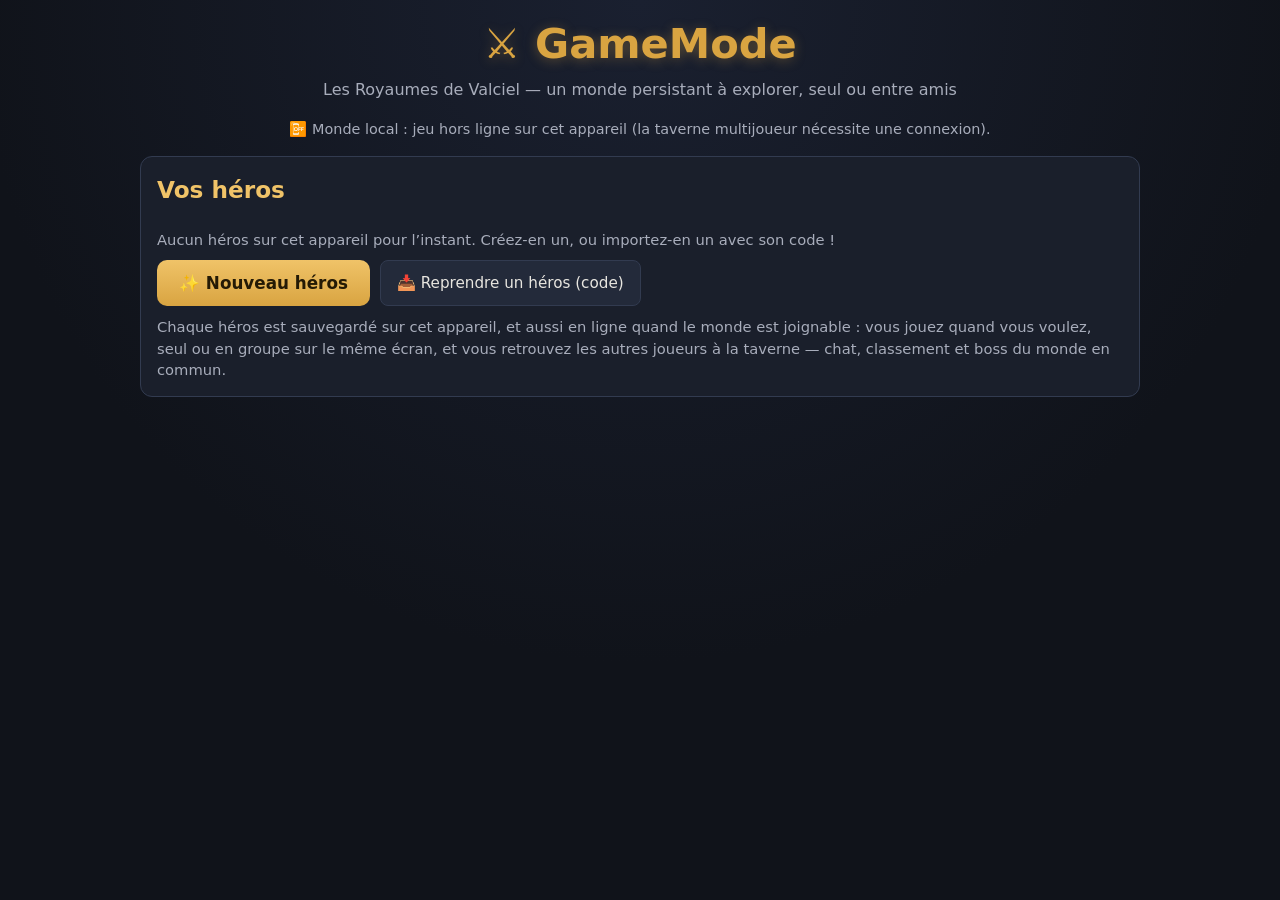
<file: index.html>
<!DOCTYPE html>
<html lang="fr">
<head>
  <meta charset="UTF-8">
  <meta name="viewport" content="width=device-width, initial-scale=1.0">
  <title>GameMode — Les Royaumes de Valciel</title>
  <link rel="stylesheet" href="css/style.css">
</head>
<body>
  <header id="topbar" class="cache">
    <div id="topbar-perso"></div>
  </header>
  <div id="bandeau-evenement" class="cache"></div>

  <main id="app">

    <!-- ===== Écran titre : profils ===== -->
    <section id="ecran-titre" class="ecran actif">
      <h1>⚔️ GameMode</h1>
      <p class="sous-titre">Les Royaumes de Valciel — un monde persistant à explorer, seul ou entre amis</p>
      <p id="titre-reseau" class="etat-reseau">🔌 Connexion au monde…</p>
      <div class="panneau">
        <h2>Vos héros</h2>
        <div id="liste-profils" class="rangee-cartes gauche"></div>
        <div class="rangee-boutons">
          <button id="btn-nouveau-perso" class="btn-principal">✨ Nouveau héros</button>
          <button id="btn-importer" class="btn-choix">📥 Reprendre un héros (code)</button>
        </div>
        <div id="zone-import" class="cache bloc-import">
          <p class="aide">Colle ici le code de sauvegarde affiché sur ton autre appareil (fiche du héros → « Code de sauvegarde »).</p>
          <input id="champ-code-import" placeholder="xxxxxxxx-xxxx…" autocomplete="off">
          <button id="btn-valider-import" class="btn-choix">Importer</button>
          <p id="message-import" class="aide"></p>
        </div>
        <p class="aide">
          Chaque héros est sauvegardé sur cet appareil, et aussi en ligne quand le monde est joignable :
          vous jouez quand vous voulez, seul ou en groupe sur le même écran, et vous retrouvez les autres
          joueurs à la taverne — chat, classement et boss du monde en commun.
        </p>
      </div>
    </section>

    <!-- ===== Création de personnage ===== -->
    <section id="ecran-creation" class="ecran">
      <h2 id="creation-titre">Crée ton héros</h2>
      <div id="creation-etapes" class="etapes-creation"></div>
      <div class="panneau">
        <!-- Page 1 : identité — nom, code de récupération, avatar -->
        <div class="page-creation" data-page="1">
          <div class="ligne-creation ligne-identite">
            <label class="champ-nom">Nom du héros
              <input id="creation-nom" maxlength="16" placeholder="Ex. : Kaela" autocomplete="off">
            </label>
            <label class="champ-nom">🗝️ Code de récupération <span class="aide-inline">(facultatif)</span>
              <input id="creation-recuperation" maxlength="60" placeholder="Ex. : kaela@mail.com" autocomplete="off">
            </label>
          </div>
          <p class="aide">Le code de récupération n'est <strong>pas obligatoire</strong> — mais c'est le moyen le plus simple
            de retrouver votre héros si vous changez d'appareil : il suffira de le taper dans « Reprendre un héros ».
            Sans lui, seul le code de sauvegarde (visible sur la fiche du héros) fera foi.</p>
          <div class="ligne-creation">
            <h3>Avatar</h3>
            <div id="creation-avatars" class="grille-avatars"></div>
          </div>
        </div>
        <!-- Page 2 : race, classe et caractéristiques -->
        <div class="page-creation cache" data-page="2">
          <div class="ligne-creation">
            <h3>Race <span class="aide-inline">(chaque race a un pouvoir passif unique)</span></h3>
            <div id="creation-races" class="grille-races"></div>
          </div>
          <div class="ligne-creation">
            <h3>Classes <span class="aide-inline">(compétences uniques incluses, pré-remplit tout)</span></h3>
            <div id="creation-modeles" class="rangee-boutons"></div>
          </div>
          <div class="ligne-creation">
            <h3>Caractéristiques <span id="creation-points" class="badge"></span></h3>
            <div id="creation-stats" class="liste-stats"></div>
          </div>
        </div>
        <!-- Page 3 : le choix des compétences, avec leurs descriptions -->
        <div class="page-creation cache" data-page="3">
          <div class="ligne-creation">
            <h3>Compétences <span id="creation-nb-comp" class="badge"></span></h3>
            <div id="creation-competences"></div>
          </div>
        </div>
        <div class="rangee-boutons">
          <button id="creation-retour" class="btn-choix cache">← Retour</button>
          <button id="creation-suivant" class="btn-principal">Suivant →</button>
          <button id="creation-valider" class="btn-principal cache">Valider ce héros</button>
          <button id="creation-annuler" class="btn-choix">Annuler</button>
        </div>
      </div>
    </section>

    <!-- ===== Carte du monde ===== -->
    <section id="ecran-carte" class="ecran">
      <h2>🗺️ Carte des Royaumes</h2>
      <div id="carte-equipe" class="bandeau-equipe"></div>
      <div id="carte-zones" class="grille-zones"></div>
    </section>

    <!-- ===== Choix de l'équipe (écran partagé) ===== -->
    <section id="ecran-equipe" class="ecran">
      <h2>👥 Qui part à l'aventure ?</h2>
      <p class="sous-titre">Jouez en solo, ou jusqu'à 3 héros de cet appareil sur le même écran (on se passe la main à chaque tour).</p>
      <div id="equipe-choix" class="rangee-cartes gauche"></div>
      <div class="rangee-boutons">
        <button id="equipe-valider" class="btn-principal">Valider l'équipe</button>
      </div>
    </section>

    <!-- ===== Zone d'exploration ===== -->
    <section id="ecran-zone" class="ecran">
      <div id="zone-entete"></div>
      <div id="zone-actions-liste" class="grille-actions-zone"></div>
      <div id="zone-infos"></div>
    </section>

    <!-- ===== Combat ===== -->
    <section id="ecran-combat" class="ecran">
      <div id="combat-entete">
        <h2 id="combat-titre"></h2>
        <span id="combat-manche" class="badge"></span>
      </div>
      <div id="combat-ordre" title="Ordre des tours de cette manche"></div>
      <div id="zone-ennemis" class="rangee-cartes combat-rangee"></div>
      <div id="combat-log"></div>
      <div id="zone-joueurs" class="rangee-cartes combat-rangee"></div>
      <div id="zone-actions"></div>
    </section>

    <!-- ===== Butin ===== -->
    <section id="ecran-butin" class="ecran">
      <h2 id="butin-titre"></h2>
      <p id="butin-texte" class="sous-titre"></p>
      <div id="butin-details" class="panneau"></div>
      <div class="centre">
        <div id="butin-boutons" class="rangee-boutons centre"></div>
        <button id="butin-continuer" class="btn-principal">Continuer ➜</button>
      </div>
    </section>

    <!-- ===== Ville ===== -->
    <section id="ecran-ville" class="ecran">
      <h2>🏘️ Bourg de Valciel</h2>
      <p class="sous-titre">Le refuge des aventuriers : on s'y équipe, on y fabrique, on s'y repose.</p>
      <div id="ville-lieux" class="grille-zones"></div>
    </section>

    <!-- ===== Boutique ===== -->
    <section id="ecran-boutique" class="ecran">
      <div class="entete-lieu">
        <h2 id="boutique-titre">🛒 Boutique</h2>
        <span id="boutique-po" class="badge badge-po"></span>
        <button class="btn-choix btn-compact btn-retour-ville">↩️ Retour au bourg</button>
      </div>
      <p id="boutique-accueil" class="sous-titre"></p>
      <div id="boutique-onglets" class="onglets"></div>
      <div id="boutique-contenu"></div>
    </section>

    <!-- ===== Guilde des Aventuriers ===== -->
    <section id="ecran-guilde" class="ecran">
      <h2>🏰 Guilde des Aventuriers</h2>
      <div id="guilde-contenu"></div>
    </section>

    <!-- ===== Antiquaire ===== -->
    <section id="ecran-fournisseur" class="ecran">
      <div class="entete-lieu">
        <h2 id="fournisseur-titre">🧺 Fournisseur</h2>
        <span id="fournisseur-po" class="badge badge-po"></span>
        <button class="btn-choix btn-compact btn-retour-ville">↩️ Retour au bourg</button>
      </div>
      <div id="fournisseur-contenu"></div>
    </section>

    <section id="ecran-antiquaire" class="ecran">
      <div class="entete-lieu">
        <h2>🏺 Antiquaire des Merveilles</h2>
        <span id="antiquaire-po" class="badge badge-po"></span>
        <button class="btn-choix btn-compact btn-retour-ville">↩️ Retour au bourg</button>
      </div>
      <p class="sous-titre">« Tout ce que vous voyez a une histoire. La plupart finissent mal. »</p>
      <div id="antiquaire-contenu"></div>
    </section>

    <!-- ===== Atelier de craft ===== -->
    <section id="ecran-atelier" class="ecran">
      <div class="entete-lieu">
        <h2 id="atelier-titre">⚒️ Atelier</h2>
        <span id="atelier-po" class="badge badge-po"></span>
        <button class="btn-choix btn-compact btn-retour-ville">↩️ Retour au bourg</button>
      </div>
      <p id="atelier-accueil" class="sous-titre"></p>
      <div id="atelier-recettes"></div>
    </section>

    <!-- ===== Fiche du héros ===== -->
    <section id="ecran-heros" class="ecran">
      <div id="heros-contenu"></div>
    </section>

    <!-- ===== Sac : équipement + inventaire ===== -->
    <section id="ecran-sac" class="ecran">
      <h2>🎒 Sac d'aventure</h2>
      <div id="sac-contenu"></div>
    </section>

    <!-- ===== Arcanium (boutique de magie) ===== -->
    <section id="ecran-arcanium" class="ecran">
      <div class="entete-lieu">
        <h2>🔮 L'Arcanium</h2>
        <span id="arcanium-po" class="badge badge-po"></span>
        <button class="btn-choix btn-compact btn-retour-ville">↩️ Retour au bourg</button>
      </div>
      <p class="sous-titre">« Les niveaux donnent des muscles, pas du savoir. Le savoir, il s’achète — et il reste pour toujours. » — Dame Sibylle</p>
      <div id="arcanium-contenu"></div>
    </section>

    <!-- ===== Tour de l'Éveil : refaire son build ===== -->
    <section id="ecran-ordres" class="ecran">
      <div class="entete-lieu">
        <h2>🎓 Les Ordres de Valciel</h2>
        <button class="btn-choix btn-compact btn-retour-ville">↩️ Retour au bourg</button>
      </div>
      <p class="sous-titre">« Chaque maison enseigne un métier des armes. On peut tout recommencer ici —
        c’est même gravé au fronton. Mais recommencer, c’est repartir du début. » — le doyen des Ordres</p>
      <div id="ordres-contenu"></div>
    </section>

    <section id="ecran-tour-eveil" class="ecran">
      <div class="entete-lieu">
        <h2>🗝️ La Tour de l'Éveil</h2>
        <button class="btn-choix btn-compact btn-retour-ville">↩️ Retour au bourg</button>
      </div>
      <div id="tour-eveil-contenu"></div>
    </section>

    <!-- ===== Taverne (multijoueur) ===== -->
    <section id="ecran-taverne" class="ecran">
      <h2>🍻 Taverne du Monde</h2>
      <div id="taverne-contenu"></div>
    </section>

    <!-- ===== Expédition multi-écrans (salon) ===== -->
    <section id="ecran-groupe-ligne" class="ecran">
      <h2>🖥️ Expédition multi-écrans</h2>
      <div id="groupe-ligne-contenu"></div>
    </section>

    <!-- ===== Donjon d'histoire (narration + choix) ===== -->
    <section id="ecran-donjon" class="ecran">
      <div id="donjon-entete"></div>
      <div id="donjon-scene"></div>
    </section>

  </main>

  <!-- ===== Barre de navigation basse (façon jeu mobile) ===== -->
  <nav id="navbar-bas" class="cache">
    <button data-nav="carte" title="Carte du monde"><span class="nav-icone">🗺️</span><span class="nav-libelle">Carte</span></button>
    <button data-nav="ville" title="Bourg de Valciel"><span class="nav-icone">🏘️</span><span class="nav-libelle">Ville</span></button>
    <button data-nav="sac" title="Inventaire : équipement et objets"><span class="nav-icone">🎒</span><span class="nav-libelle">Inventaire</span></button>
    <button data-nav="taverne" title="Taverne (multijoueur)"><span class="nav-icone">🍻</span><span class="nav-libelle">Taverne</span><span id="point-en-ligne" class="point-reseau"></span></button>
    <button data-nav="heros" title="Profil du héros"><span class="nav-icone">🧙</span><span class="nav-libelle">Profil</span><span id="badge-heros" class="pastille cache">!</span></button>
  </nav>

  <!-- Données : chargées dans l'ordre de leurs dépendances -->
  <script src="js/data/base.js"></script>
  <script src="js/data/competences.js"></script>
  <script src="js/data/classes.js"></script>
  <script src="js/data/sous-classes.js"></script>
  <script src="js/data/passifs.js"></script>
  <script src="js/data/voies.js"></script>
  <script src="js/data/voies-passifs.js"></script>
  <script src="js/data/eveils.js"></script>
  <script src="js/data/eveils-passifs.js"></script>
  <script src="js/data/tour-eveil.js"></script>
  <script src="js/data/meta.js"></script>
  <script src="js/data/progression.js"></script>
  <script src="js/data/equipement-types.js"></script>
  <script src="js/data/objets-catalogue.js"></script>
  <script src="js/data/objets-craft.js"></script>
  <script src="js/data/objets-generes.js"></script>
  <!-- Le banc d'essai de l'équilibrage : il lit tout le catalogue,
       il se charge donc après lui. -->
  <script src="js/data/equilibrage.js"></script>
  <script src="js/data/monde-vivant.js"></script>
  <script src="js/data/monstres.js"></script>
  <script src="js/data/zones.js"></script>
  <script src="js/data/zones-marches.js"></script>
  <script src="js/donjons/epopees.js"></script>
  <script src="js/donjons/chroniques.js"></script>
  <script src="js/donjons/chroniques-marches.js"></script>
  <script src="js/donjons/moteur.js"></script>
  <!-- Systèmes -->
  <script src="js/ui-listes.js"></script>
  <script src="js/reseau.js"></script>
  <script src="js/game.js"></script>
  <script src="js/monde.js"></script>
  <script src="js/ville.js"></script>
  <script src="js/combat.js"></script>
  <script src="js/groupe.js"></script>
</body>
</html>
</file>
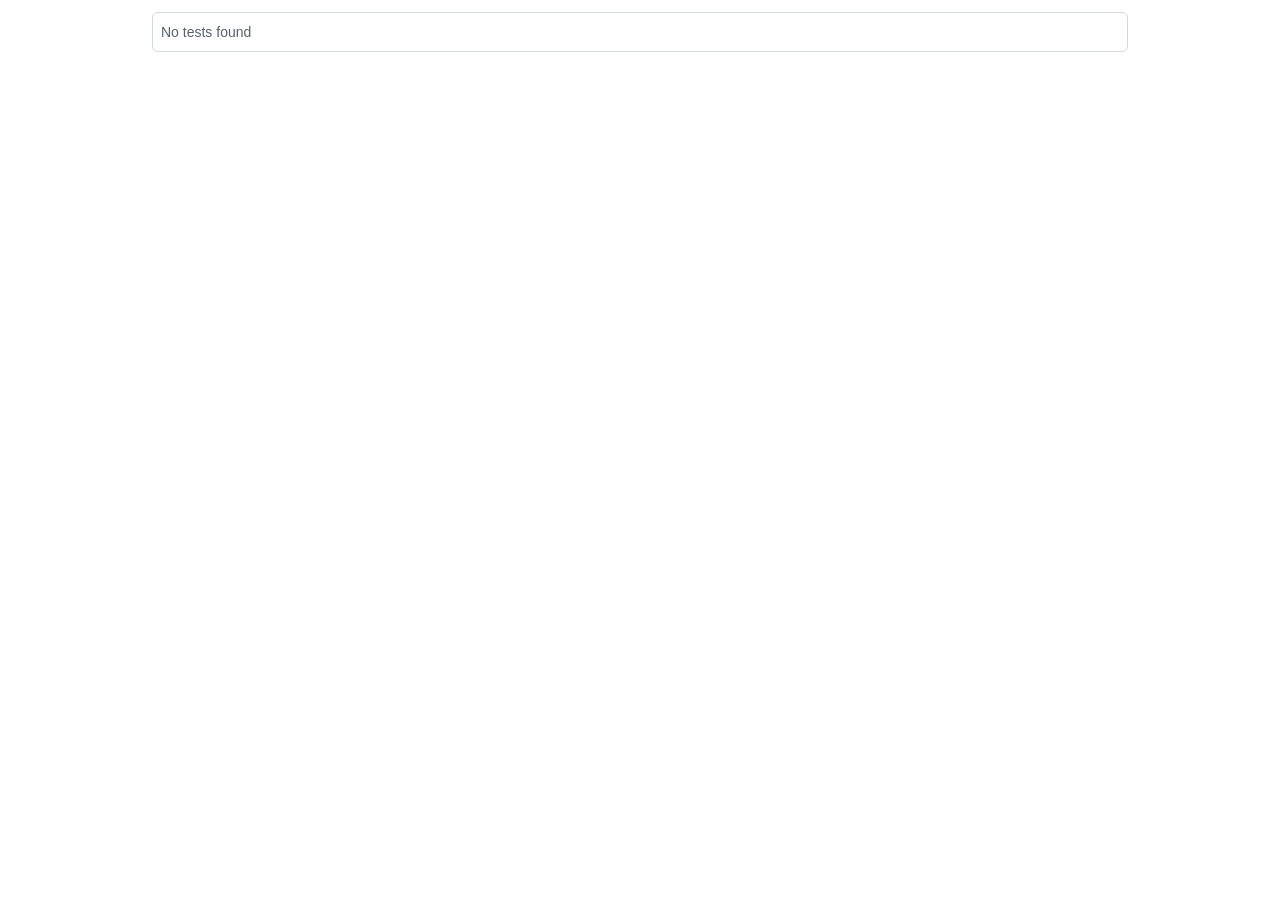
<file: node_modules/playwright-core/lib/vite/htmlReport/index.html>
<!DOCTYPE html>
<html style='scrollbar-gutter: stable both-edges;'>
  <head>
    <meta charset='UTF-8'>
    <meta name='color-scheme' content='dark light'>
    <meta name='viewport' content='width=device-width, initial-scale=1.0'>
    <title>Playwright Test Report</title>
    <script type="module" crossorigin src="./report.js"></script>
    <link rel="stylesheet" crossorigin href="./report.css">
  </head>
  <body>
    <div id='root'></div>
  </body>
</html>
</file>
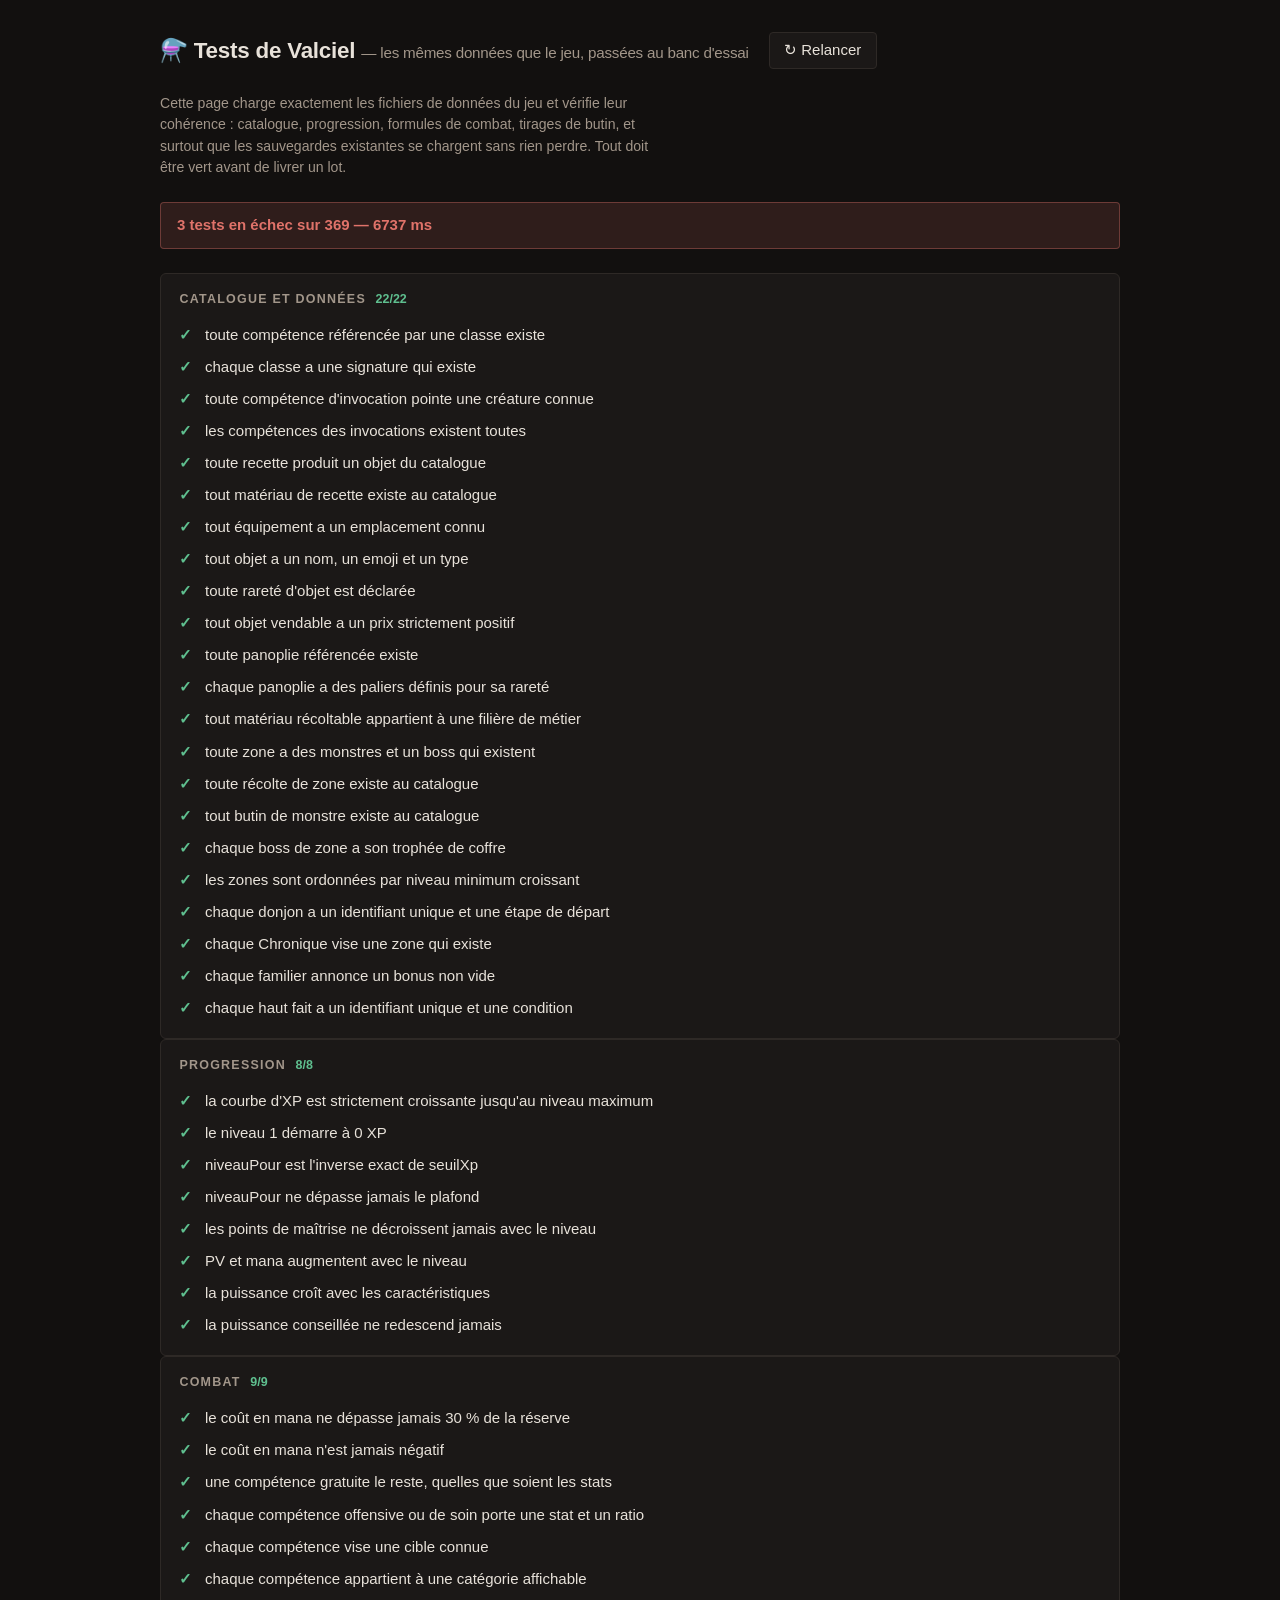
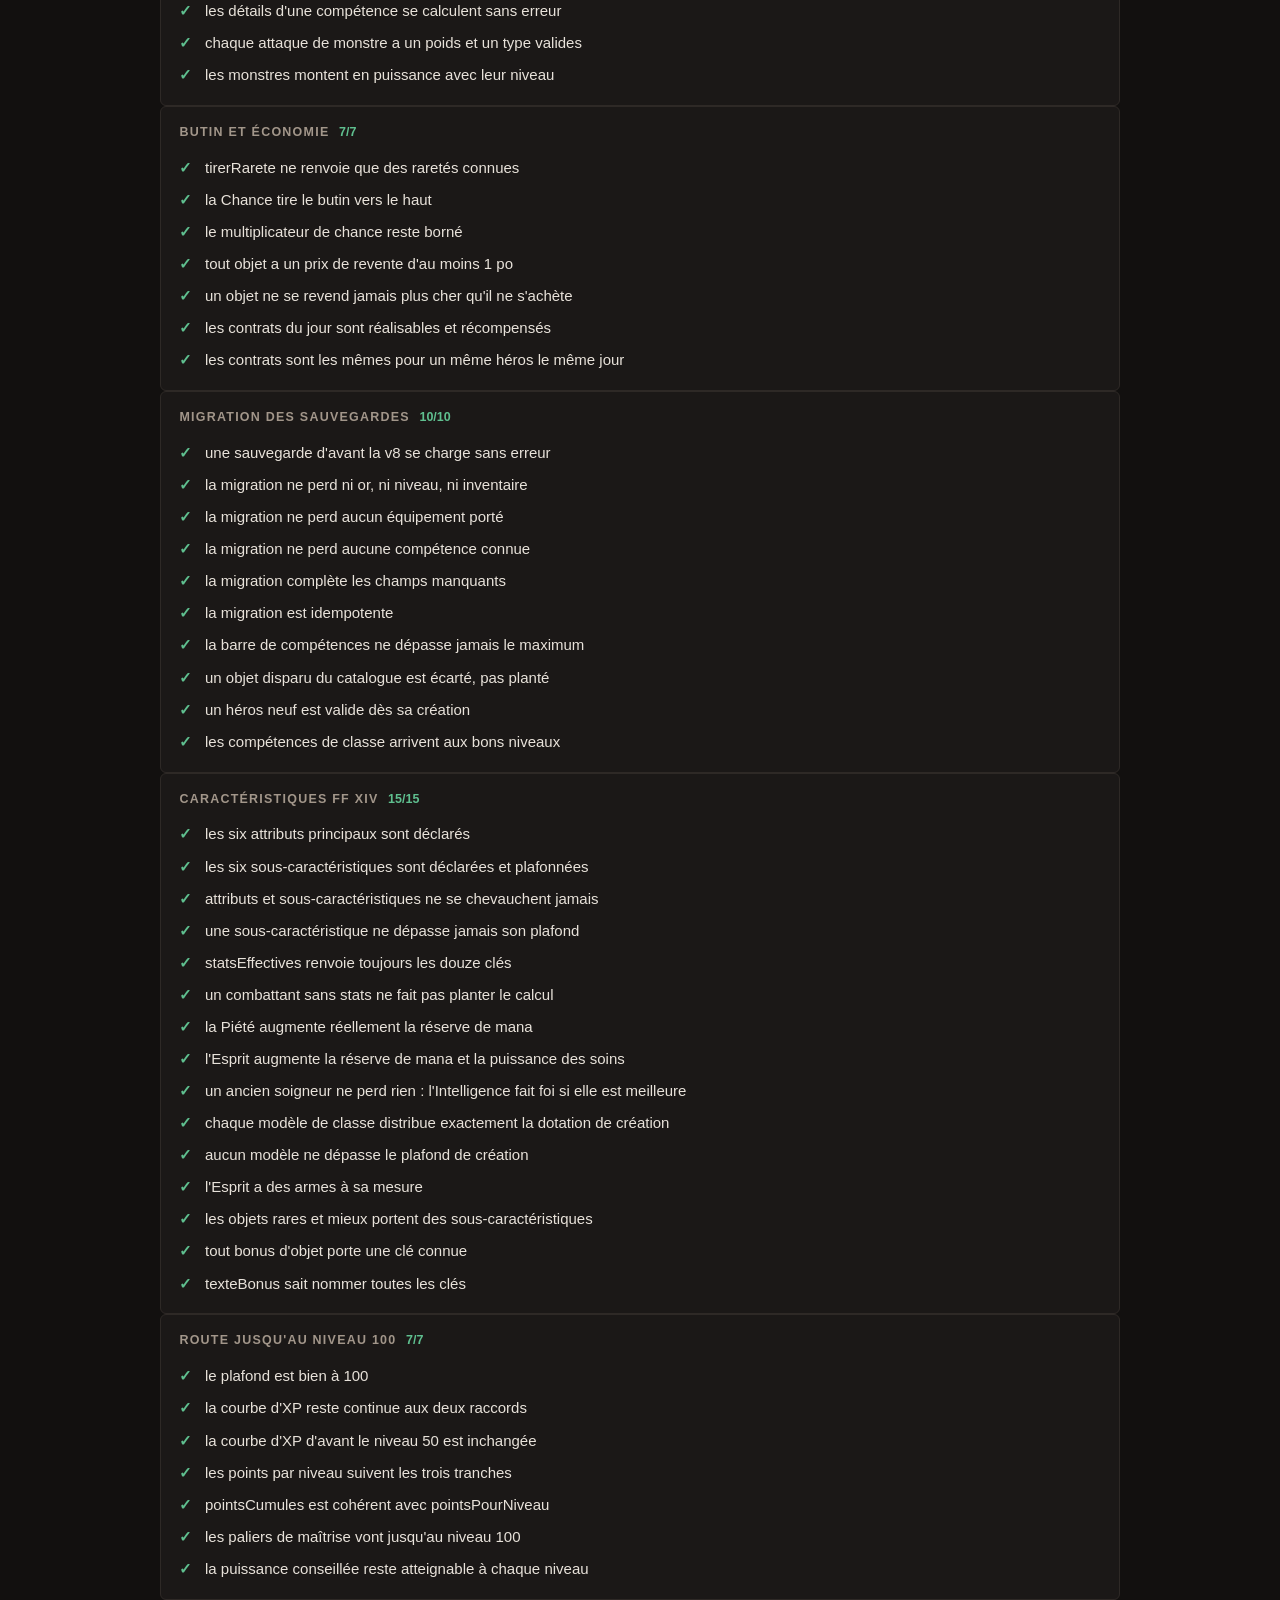
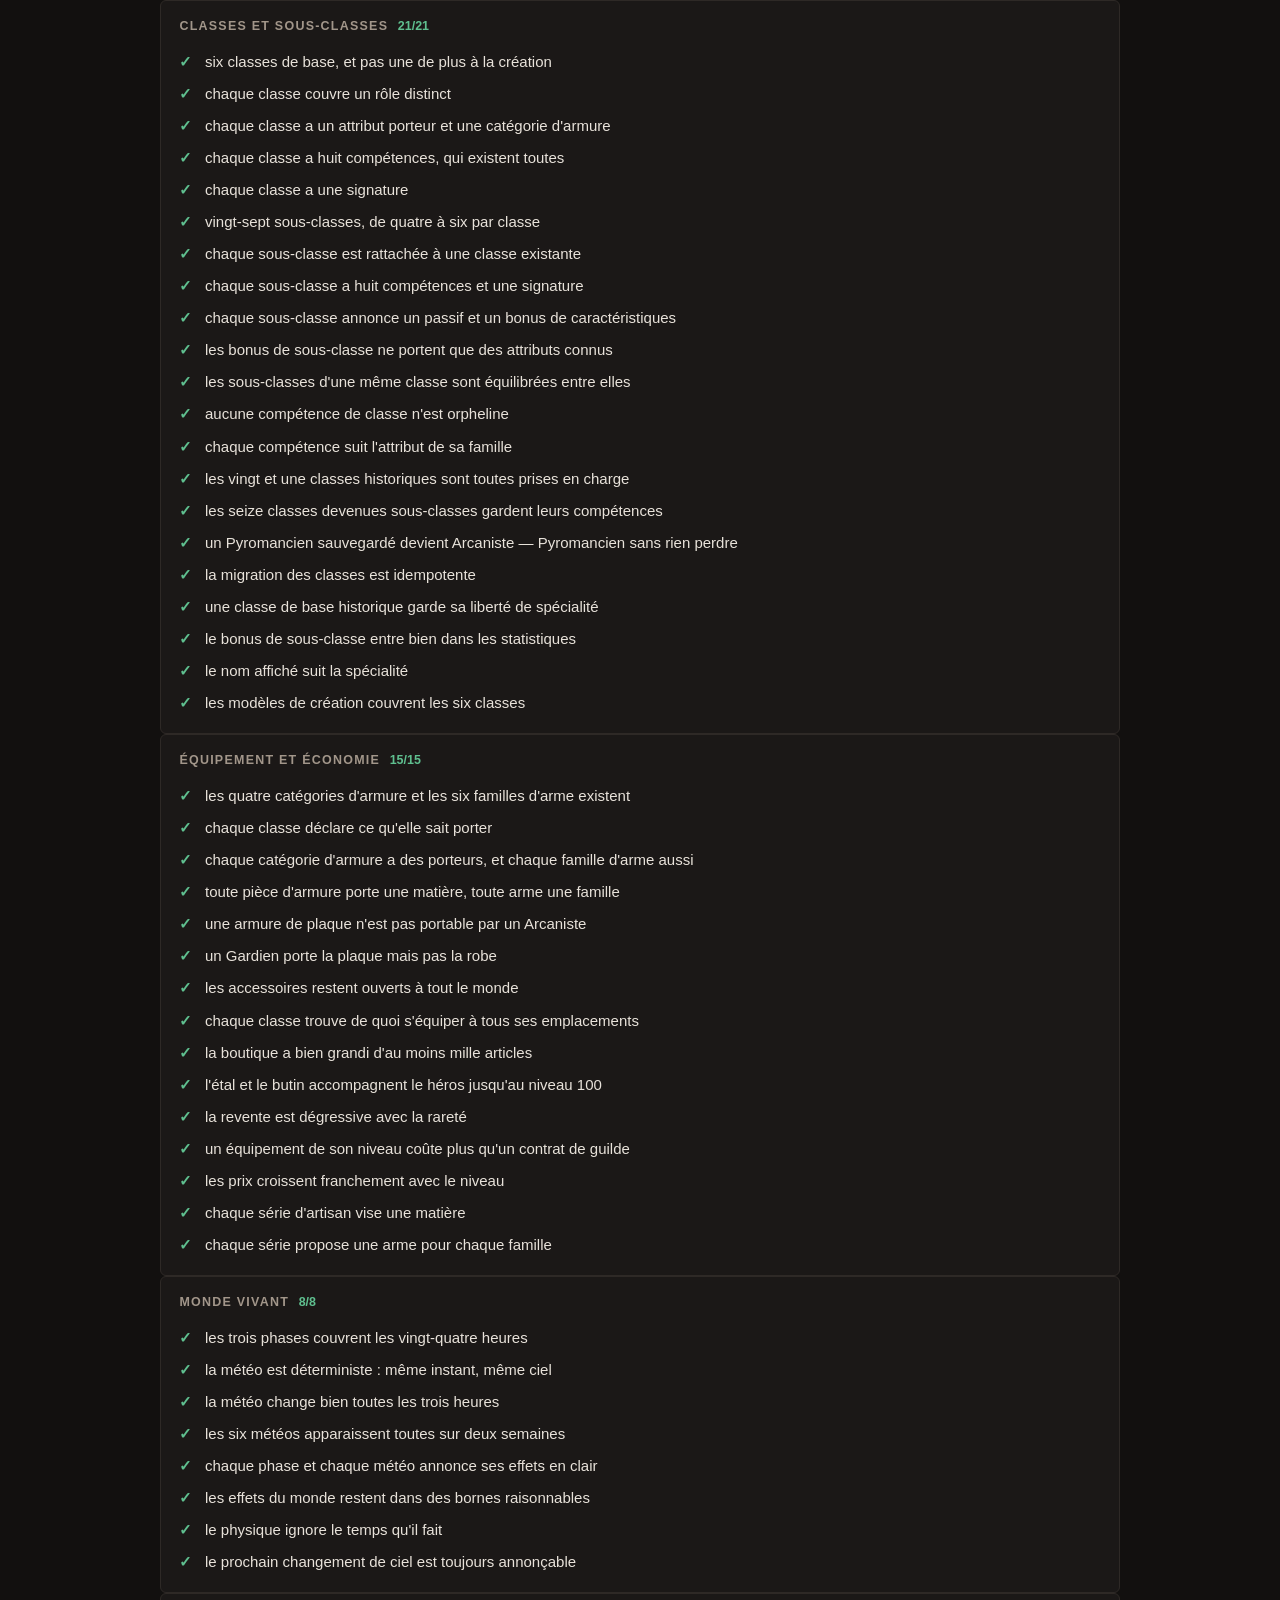
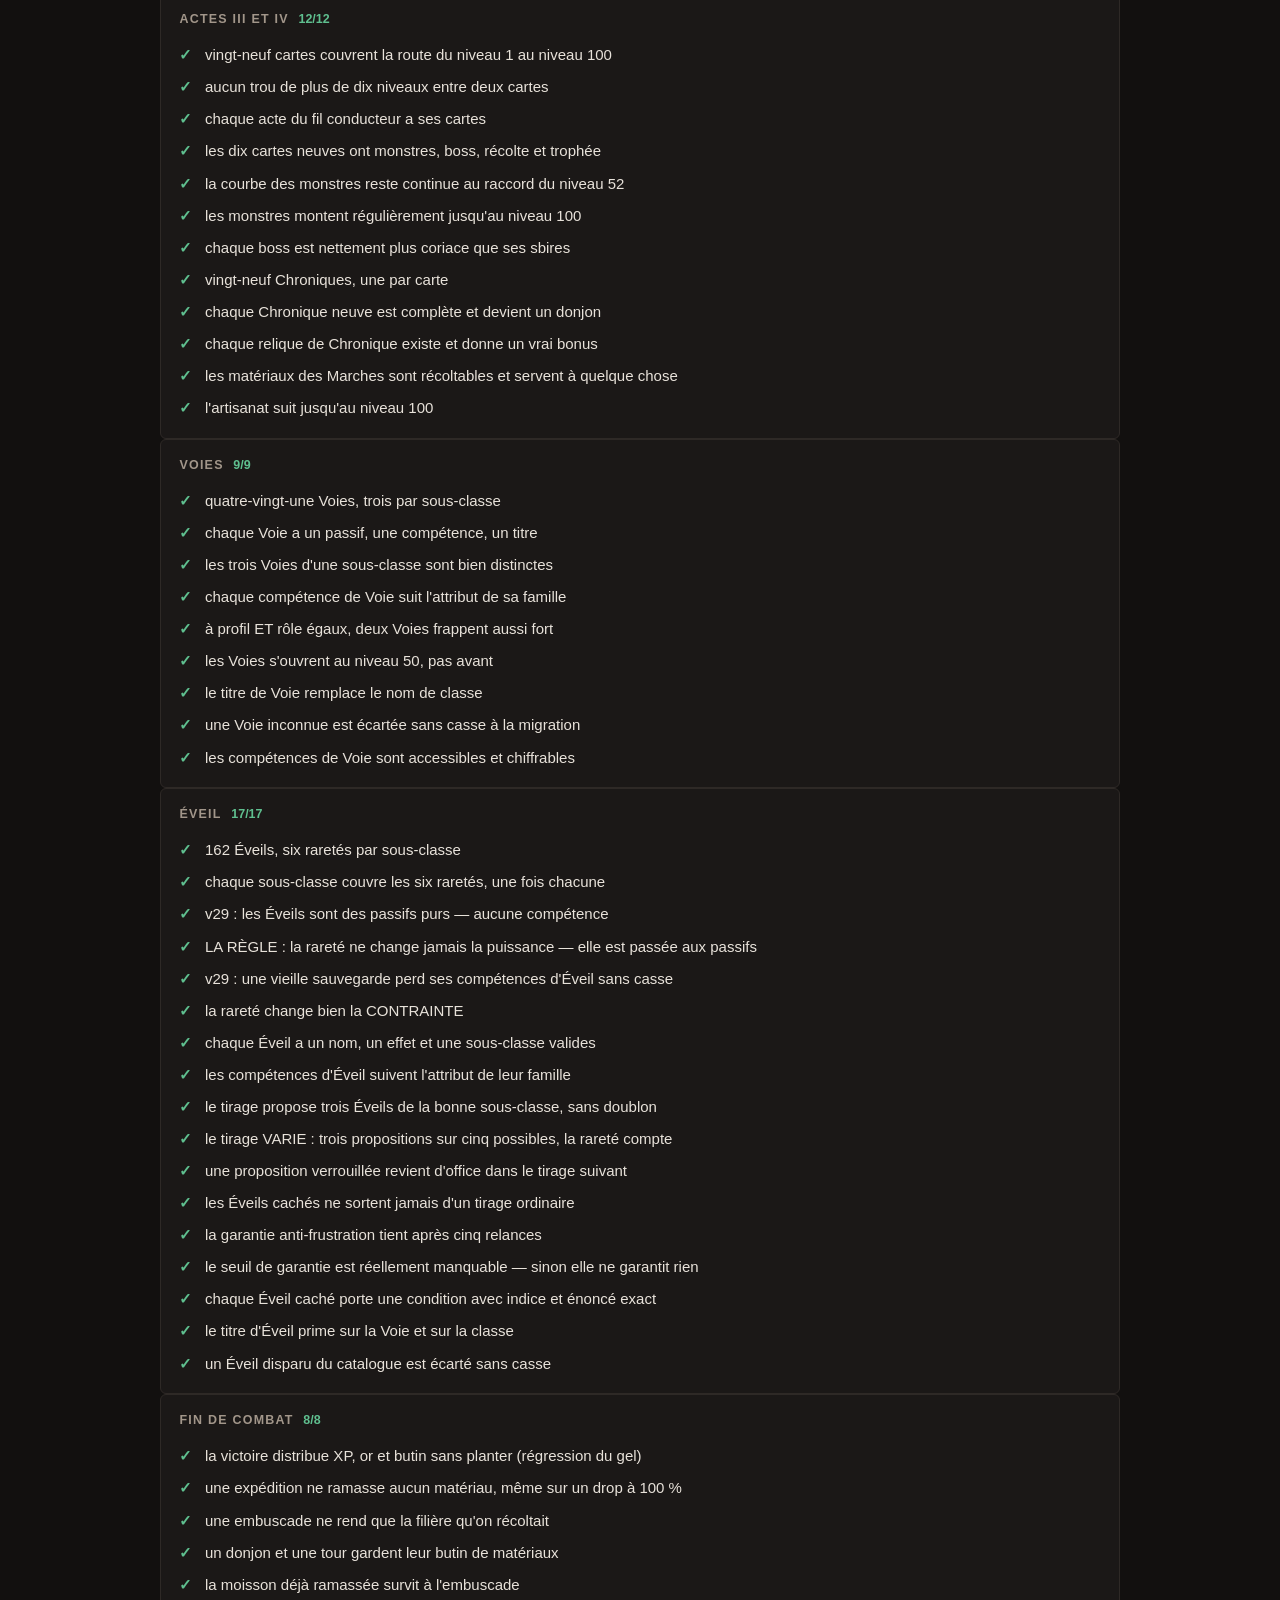
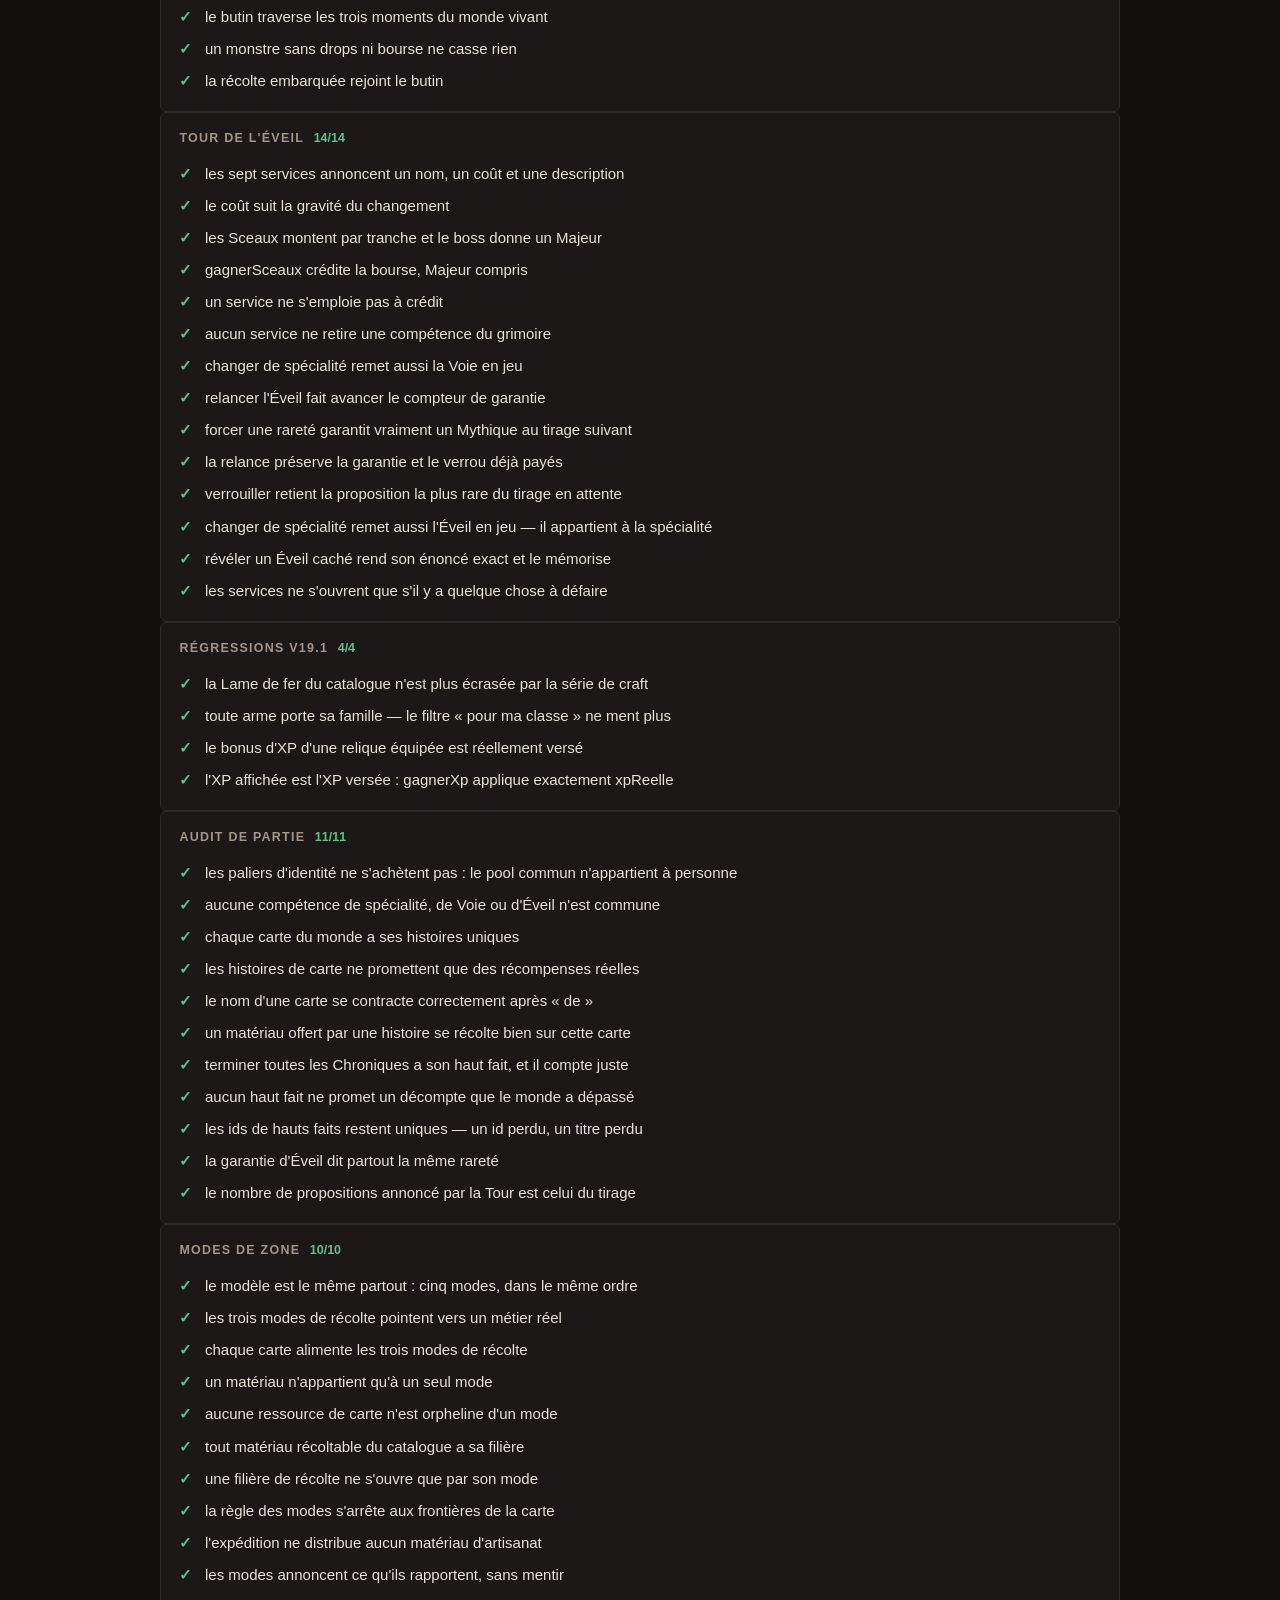
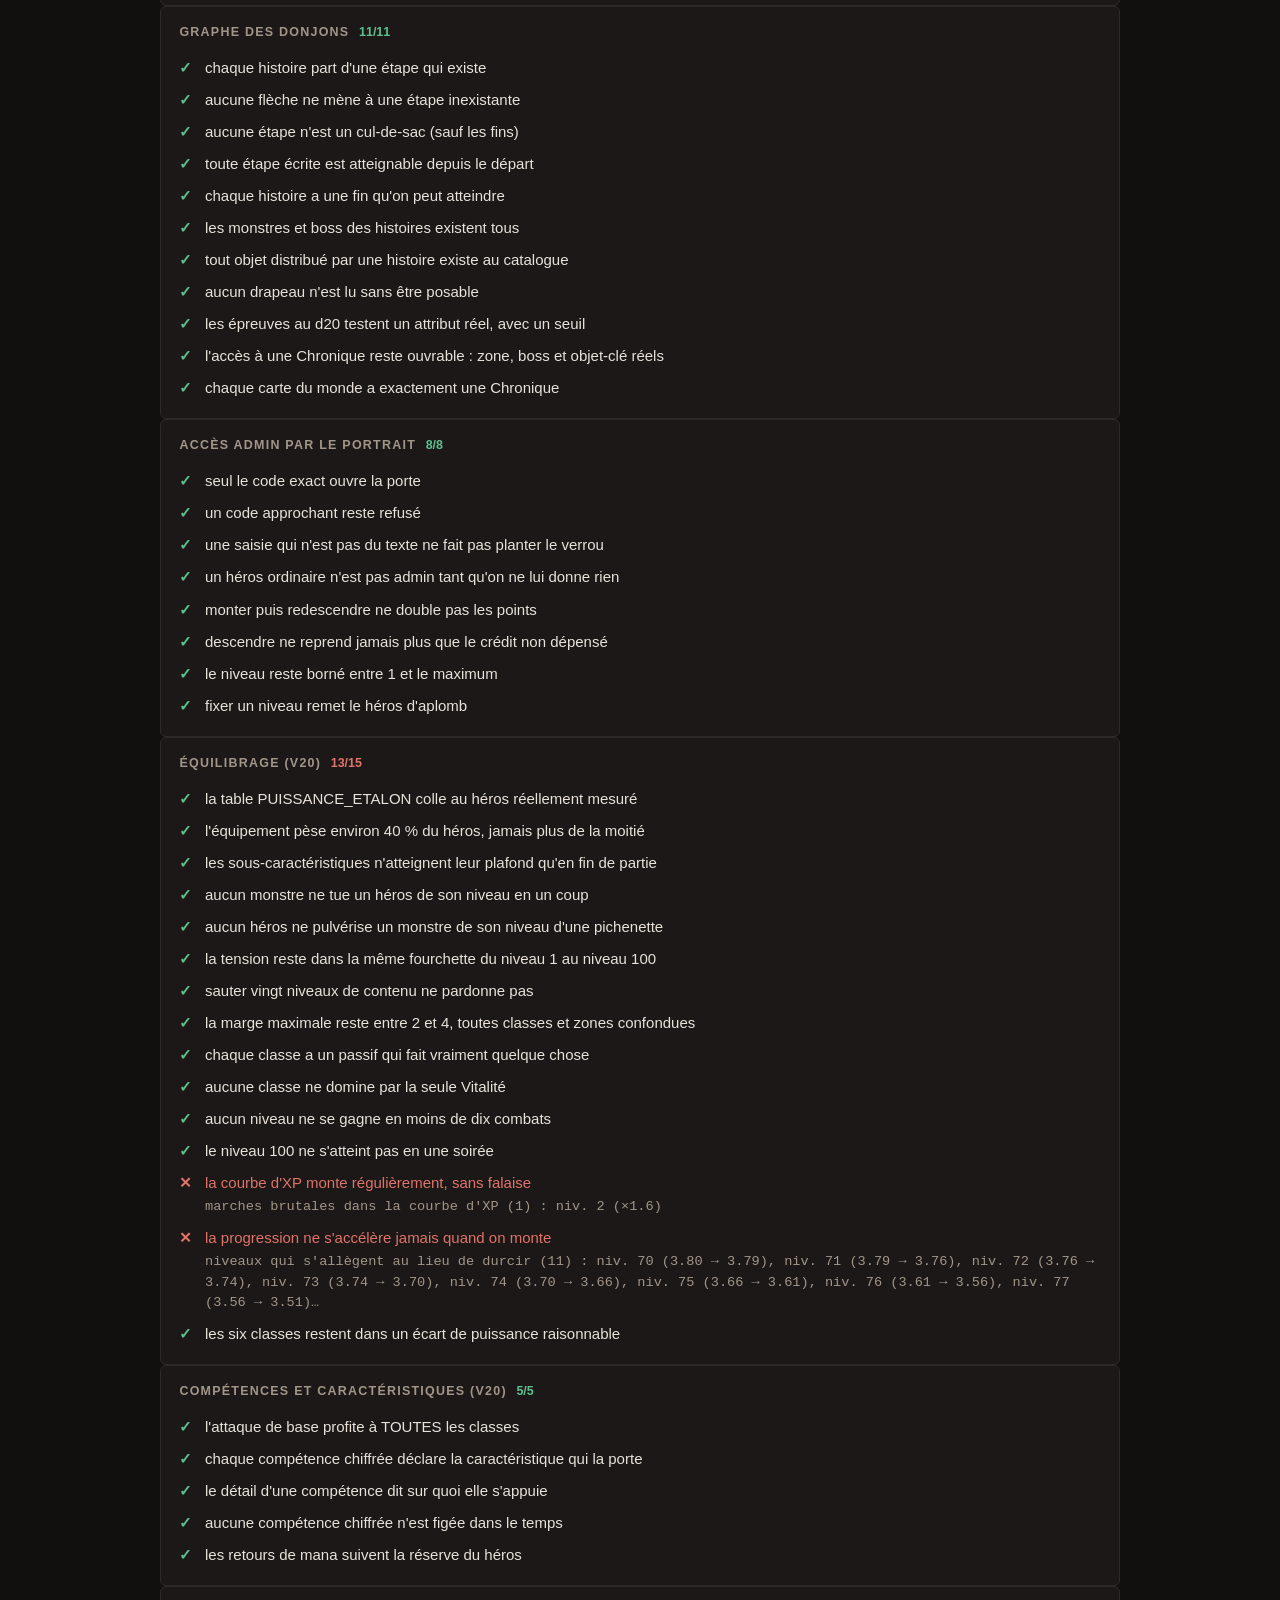
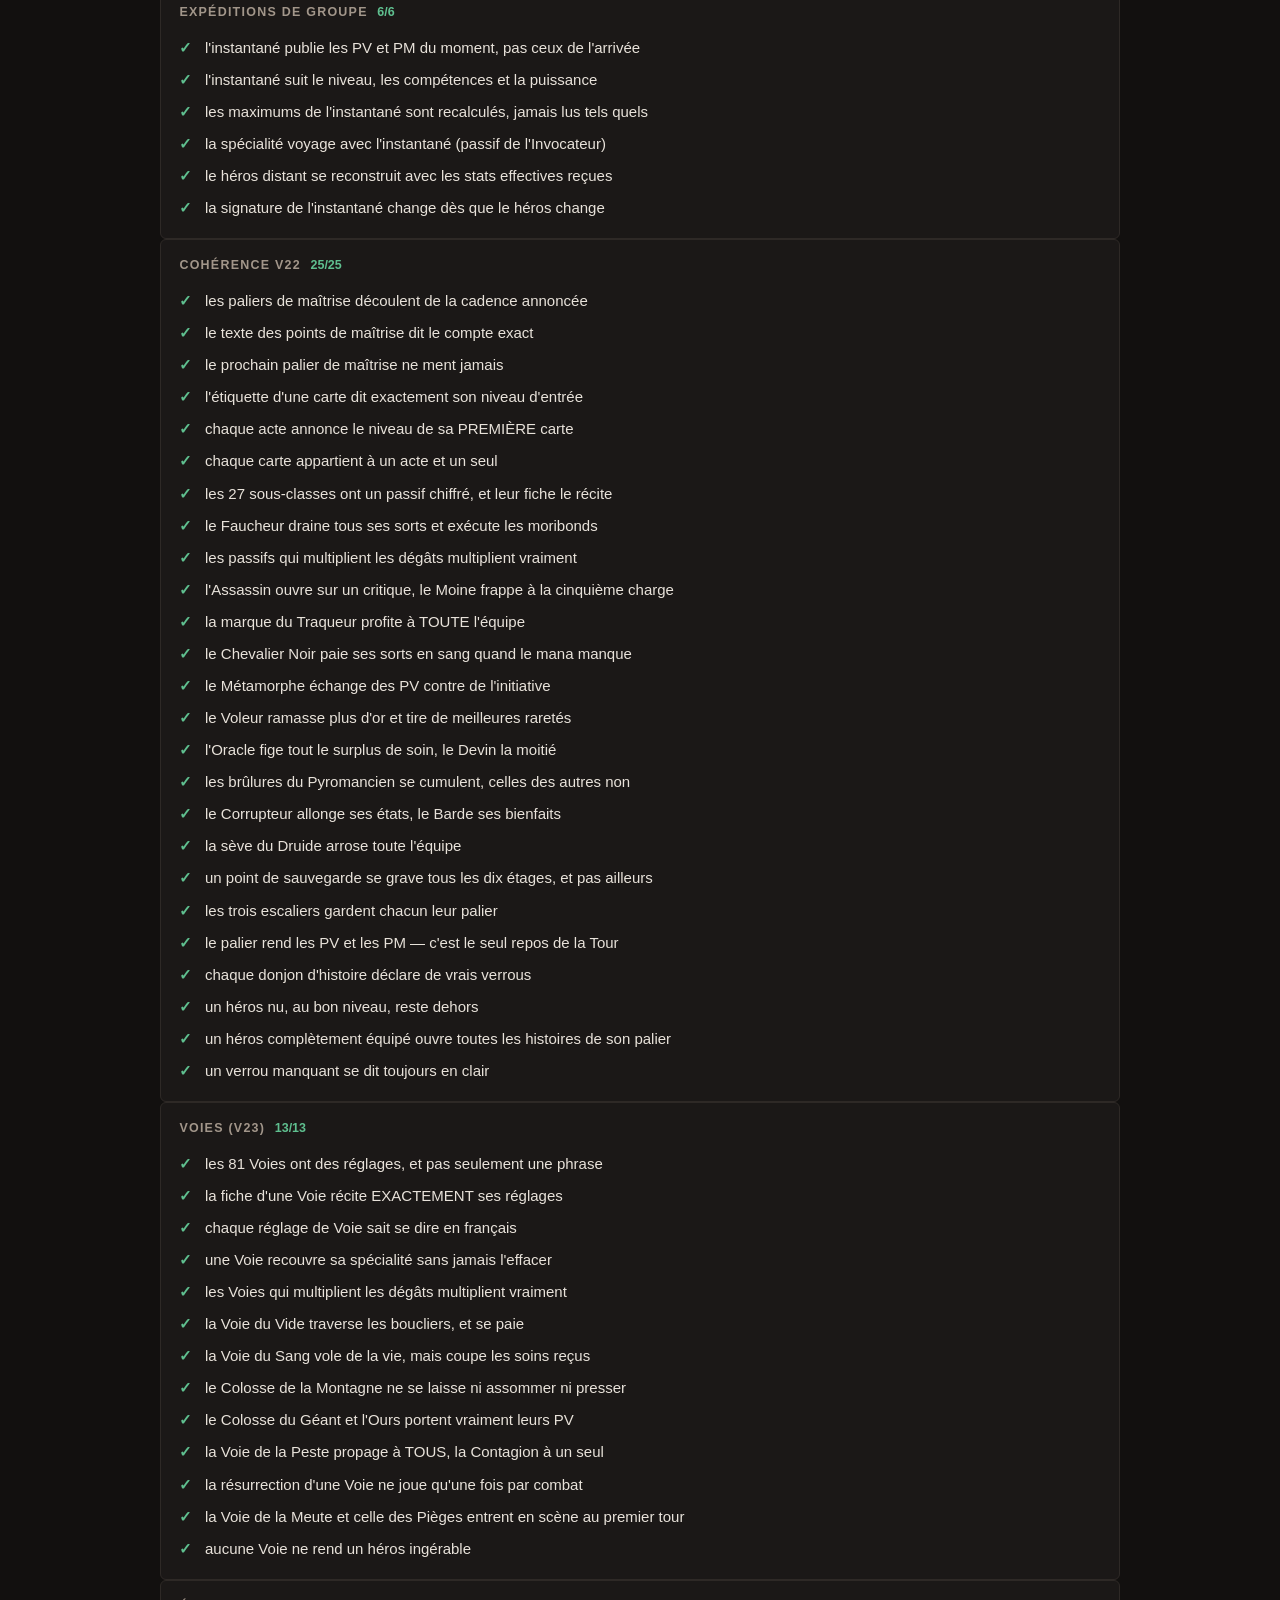
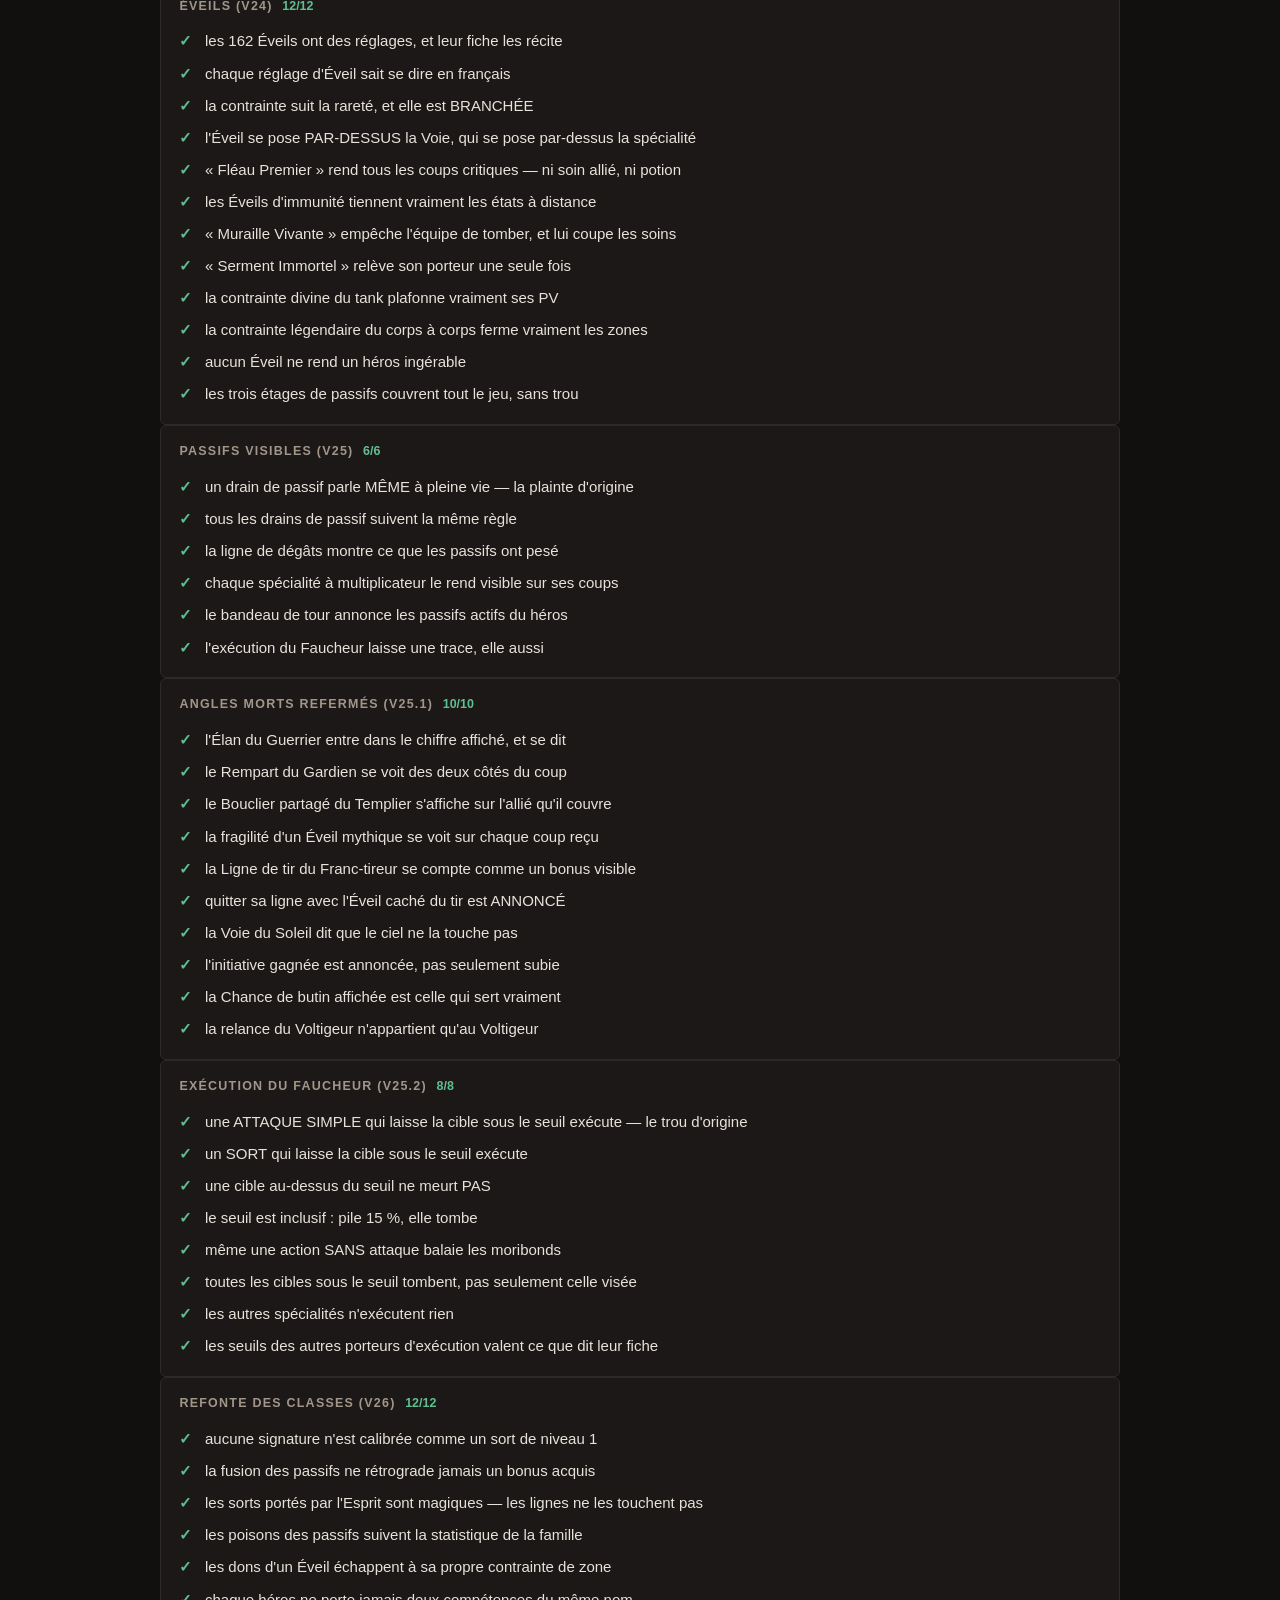
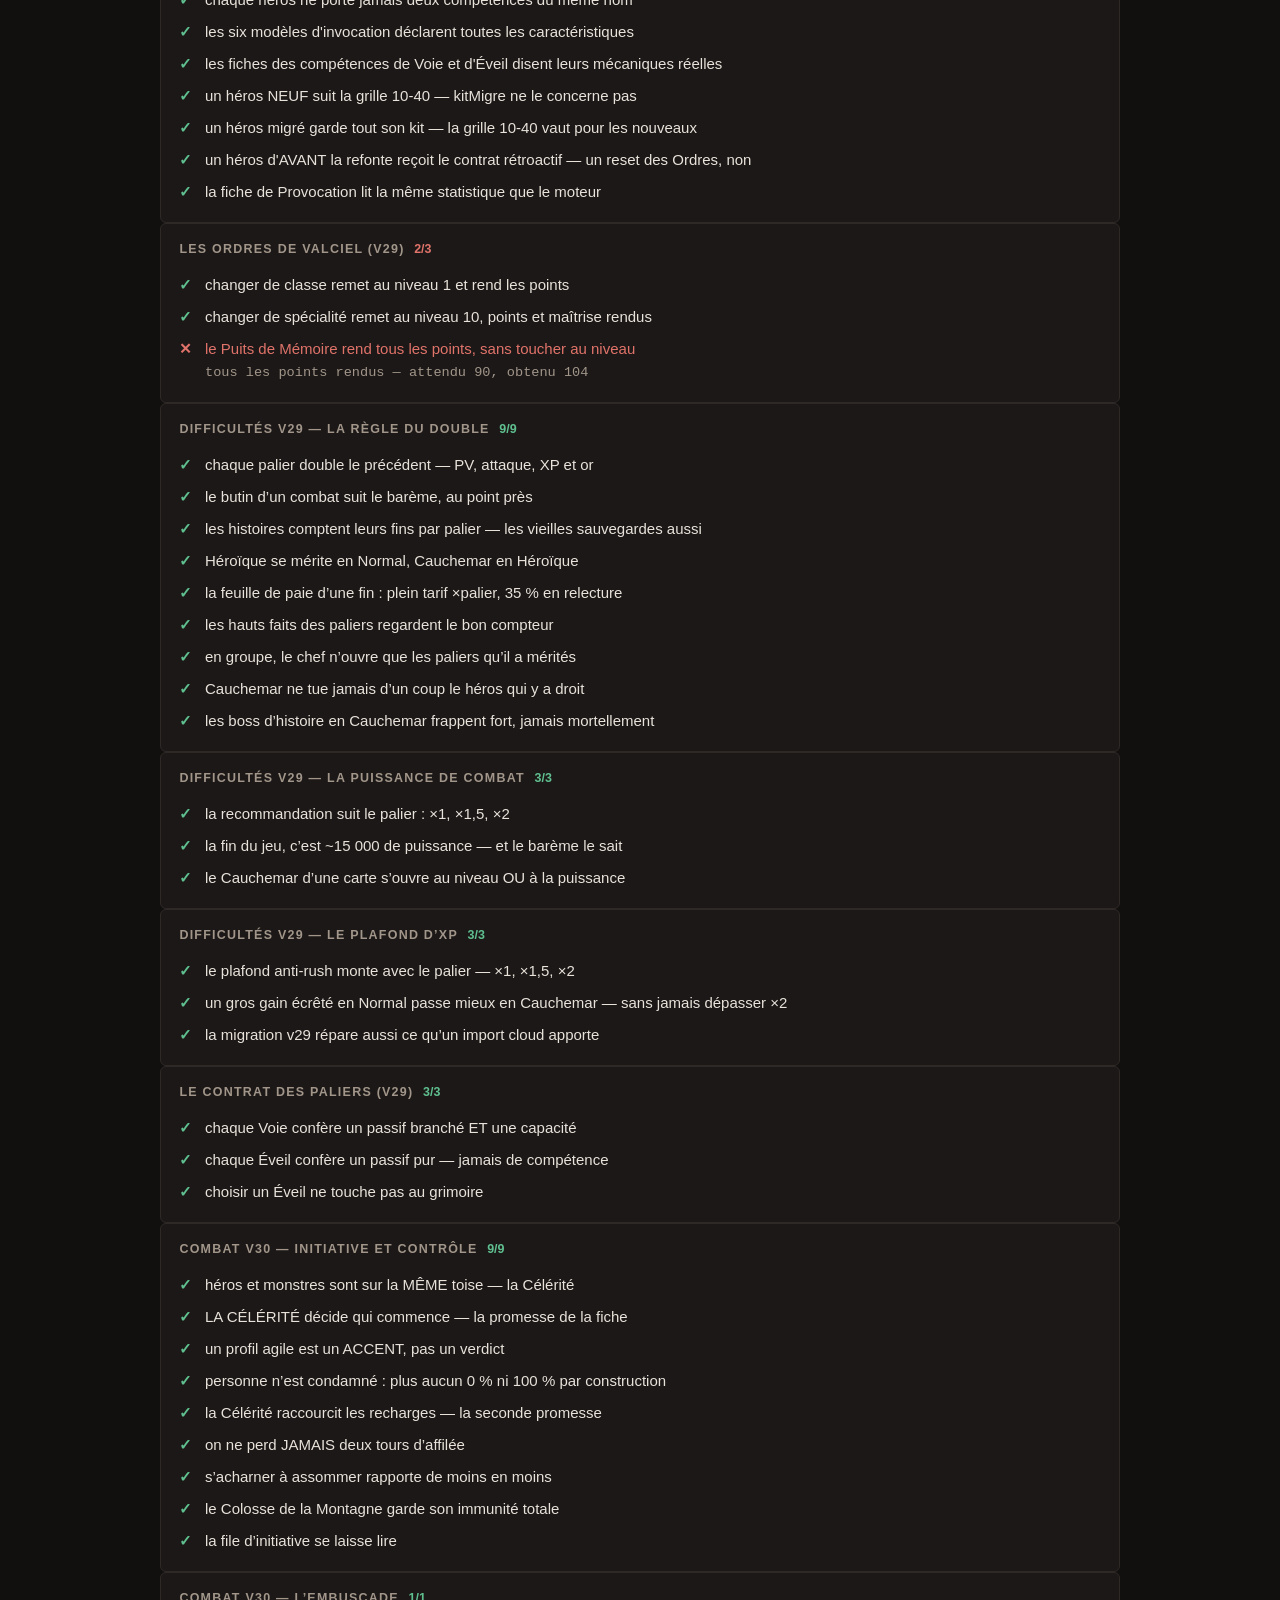
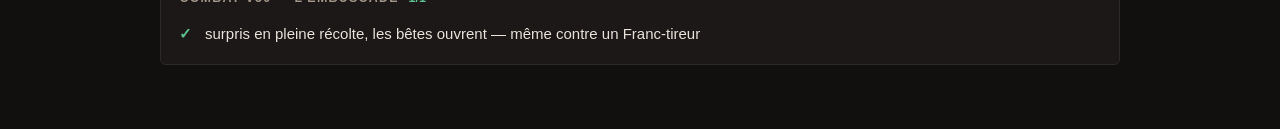
<file: tests.html>
<!DOCTYPE html>
<html lang="fr">
<head>
  <meta charset="UTF-8">
  <meta name="viewport" content="width=device-width, initial-scale=1.0">
  <title>Tests — Les Royaumes de Valciel</title>
  <style>
    :root {
      --fond: #12100f;
      --panneau: #1b1817;
      --bord: #2e2926;
      --texte: #e8e2da;
      --doux: #a2968a;
      --vert: #5fbf8f;
      --rouge: #e0736a;
      --or: #d9a441;
    }
    * { box-sizing: border-box; }
    body {
      margin: 0;
      padding: 2rem 1rem 4rem;
      background: var(--fond);
      color: var(--texte);
      font: 15px/1.5 -apple-system, BlinkMacSystemFont, "Segoe UI", Roboto, sans-serif;
    }
    .page { max-width: 60rem; margin: 0 auto; display: flex; flex-direction: column; gap: 1.5rem; }
    header { display: flex; flex-wrap: wrap; align-items: center; gap: 0.75rem 1.25rem; }
    h1 { margin: 0; font-size: 1.4rem; letter-spacing: -0.01em; }
    h1 .sous { color: var(--doux); font-weight: 400; font-size: 0.95rem; }
    button {
      background: var(--panneau); color: var(--texte); border: 1px solid var(--bord);
      padding: 0.4rem 0.9rem; border-radius: 4px; cursor: pointer; font: inherit;
    }
    button:hover { border-color: var(--or); }
    button:focus-visible { outline: 2px solid var(--or); outline-offset: 2px; }
    .resume {
      padding: 0.7rem 1rem; border-radius: 4px; font-weight: 600;
      font-variant-numeric: tabular-nums;
    }
    .resume-ok { background: rgba(95, 191, 143, 0.14); color: var(--vert); border: 1px solid rgba(95, 191, 143, 0.35); }
    .resume-ko { background: rgba(224, 115, 106, 0.14); color: var(--rouge); border: 1px solid rgba(224, 115, 106, 0.35); }
    .suite {
      background: var(--panneau); border: 1px solid var(--bord); border-radius: 6px;
      padding: 1rem 1.15rem; display: flex; flex-direction: column; gap: 0.3rem;
    }
    .suite h2 {
      margin: 0 0 0.5rem; font-size: 0.78rem; text-transform: uppercase;
      letter-spacing: 0.1em; color: var(--doux); display: flex; gap: 0.6rem; align-items: center;
    }
    .compte { font-variant-numeric: tabular-nums; letter-spacing: 0; }
    .compte-ok { color: var(--vert); }
    .compte-ko { color: var(--rouge); }
    .cas { display: flex; gap: 0.6rem; align-items: baseline; padding: 0.15rem 0; }
    .pastille { width: 1rem; flex: none; font-weight: 700; }
    .cas.ok .pastille { color: var(--vert); }
    .cas.ko .pastille { color: var(--rouge); }
    .cas.ko .libelle { color: var(--rouge); }
    .detail {
      display: block; color: var(--doux); font-size: 0.85rem;
      font-family: ui-monospace, Menlo, Consolas, monospace; margin-top: 0.15rem;
      word-break: break-word;
    }
    .aide { color: var(--doux); font-size: 0.88rem; margin: 0; max-width: 65ch; }
  </style>
</head>
<body>
  <div class="page">
    <header>
      <h1>⚗️ Tests de Valciel <span class="sous">— les mêmes données que le jeu, passées au banc d'essai</span></h1>
      <button id="relancer">↻ Relancer</button>
    </header>
    <p class="aide">Cette page charge exactement les fichiers de données du jeu et vérifie leur cohérence :
      catalogue, progression, formules de combat, tirages de butin, et surtout que les sauvegardes
      existantes se chargent sans rien perdre. Tout doit être vert avant de livrer un lot.</p>
    <div id="resume" class="resume">Chargement…</div>
    <div id="resultats"></div>
  </div>

  <!-- Les mêmes données que le jeu, dans le même ordre -->
  <script src="js/data/base.js"></script>
  <script src="js/data/competences.js"></script>
  <script src="js/data/classes.js"></script>
  <script src="js/data/sous-classes.js"></script>
  <script src="js/data/passifs.js"></script>
  <script src="js/data/voies.js"></script>
  <script src="js/data/voies-passifs.js"></script>
  <script src="js/data/eveils.js"></script>
  <script src="js/data/eveils-passifs.js"></script>
  <script src="js/data/tour-eveil.js"></script>
  <script src="js/data/meta.js"></script>
  <script src="js/data/progression.js"></script>
  <script src="js/data/equipement-types.js"></script>
  <script src="js/data/objets-catalogue.js"></script>
  <script src="js/data/objets-craft.js"></script>
  <script src="js/data/objets-generes.js"></script>
  <!-- Le banc d'essai de l'équilibrage : il lit tout le catalogue,
       il se charge donc après lui. -->
  <script src="js/data/equilibrage.js"></script>
  <script src="js/data/monde-vivant.js"></script>
  <script src="js/data/monstres.js"></script>
  <script src="js/data/zones.js"></script>
  <script src="js/data/zones-marches.js"></script>
  <script src="js/donjons/epopees.js"></script>
  <script src="js/donjons/chroniques.js"></script>
  <script src="js/donjons/chroniques-marches.js"></script>
  <script src="js/donjons/moteur.js"></script>
  <!-- game.js apporte la création et la migration des héros ; il ne démarre
       pas l'interface, faute d'écrans de jeu dans cette page. -->
  <script src="js/ui-listes.js"></script>
  <script src="js/game.js"></script>
  <script src="js/monde.js"></script>
  <script src="js/ville.js"></script>
  <!-- combat.js porte les passifs de classe et les formules de dégâts : sans
       lui, aucun passif n'était sous test. Il ne démarre rien tout seul. -->
  <script src="js/combat.js"></script>
  <!-- groupe.js n'a besoin d'aucun écran pour être testé : on éprouve ses
       fonctions pures (instantané du héros, reconstruction d'un distant). -->
  <script src="js/groupe.js"></script>
  <script src="js/tests.js"></script>
</body>
</html>
</file>
<file: css/style.css>
/* =====================================================================
   GameMode — Les Royaumes de Valciel
   Thème sombre fantasy, pensé mobile d'abord.
   ===================================================================== */

* {
  margin: 0;
  padding: 0;
  box-sizing: border-box;
}

:root {
  --fond: #10131a;
  --panneau: #1a1f2b;
  --panneau-clair: #232a3a;
  --bordure: #323b50;
  --texte: #e8e6e0;
  --texte-doux: #a8adbb;
  --accent: #d9a441;
  --accent-clair: #f0c368;
  --pv: #4caf6e;
  --pv-fond: #24382c;
  --pm: #4a8fd4;
  --pm-fond: #223247;
  --xp: #b07ad6;
  --xp-fond: #33253f;
  --danger: #d45050;
  --ok: #5abd7c;

  /* ---------------------------------------------------------------
     v19 — Le socle qui manquait.
     Le thème n'avait que des couleurs : aucune échelle d'espacement,
     de rayon ni de typographie. Tout était écrit en dur, ce qui rendait
     chaque ajustement d'interface plus coûteux que le précédent.
     --------------------------------------------------------------- */
  --esp-1: 0.25rem;
  --esp-2: 0.5rem;
  --esp-3: 0.75rem;
  --esp-4: 1rem;
  --esp-5: 1.5rem;
  --esp-6: 2rem;

  --rayon-s: 4px;
  --rayon-m: 8px;
  --rayon-l: 14px;

  --txt-xs: 0.72rem;
  --txt-s: 0.82rem;
  --txt-m: 0.95rem;
  --txt-l: 1.1rem;
  --txt-xl: 1.35rem;

  --focus: var(--accent-clair);
  --ombre-douce: 0 2px 8px rgba(0, 0, 0, 0.35);
  --ombre-forte: 0 6px 22px rgba(0, 0, 0, 0.5);

  /* Cible tactile minimale : en dessous, on rate le bouton sur mobile. */
  --cible-tactile: 44px;
}

/* Chaque élément interactif reste atteignable au doigt et au clavier. */
button, input, select, [tabindex] {
  min-height: var(--cible-tactile);
}
button.btn-compact, .chip, .btn-page {
  min-height: 36px;
}
:focus-visible {
  outline: 2px solid var(--focus);
  outline-offset: 2px;
  border-radius: var(--rayon-s);
}
@media (prefers-reduced-motion: reduce) {
  *, *::before, *::after {
    animation-duration: 0.01ms !important;
    transition-duration: 0.01ms !important;
    scroll-behavior: auto !important;
  }
}

/* =====================================================================
   v19 — Listes parcourables : recherche, tris, pagination, comparaison.
   ===================================================================== */
.barre-recherche {
  position: relative;
  display: flex;
  align-items: center;
  gap: var(--esp-2);
  margin: var(--esp-3) 0 var(--esp-2);
}
.champ-recherche {
  flex: 1;
  min-width: 0;
  background: var(--panneau-clair);
  border: 1px solid var(--bordure);
  border-radius: var(--rayon-m);
  color: var(--texte);
  font: inherit;
  padding: var(--esp-2) var(--esp-3);
}
.champ-recherche::placeholder { color: var(--texte-doux); }
.champ-recherche:focus {
  border-color: var(--accent);
  outline: none;
  box-shadow: 0 0 0 2px rgba(217, 164, 65, 0.25);
}
/* Chrome ajoute sa propre croix : la nôtre est plus lisible et plus grande. */
.champ-recherche::-webkit-search-cancel-button { display: none; }
.btn-effacer-recherche {
  background: var(--panneau-clair);
  border: 1px solid var(--bordure);
  border-radius: var(--rayon-m);
  color: var(--texte-doux);
  cursor: pointer;
  font-size: var(--txt-m);
  padding: 0 var(--esp-3);
}
.btn-effacer-recherche:hover { color: var(--texte); border-color: var(--accent); }

.rangee-tris {
  display: flex;
  flex-wrap: wrap;
  gap: var(--esp-1);
  margin-bottom: var(--esp-2);
}
.chip-tri { font-size: var(--txt-xs); }

.compteur-liste {
  color: var(--texte-doux);
  font-size: var(--txt-s);
  font-variant-numeric: tabular-nums;
  margin: var(--esp-2) 0;
}
.etat-vide {
  padding: var(--esp-5) var(--esp-3);
  text-align: center;
}

.pagination {
  display: flex;
  align-items: center;
  justify-content: center;
  gap: var(--esp-3);
  margin-top: var(--esp-4);
  padding-top: var(--esp-3);
  border-top: 1px solid var(--bordure);
}
.position-page {
  color: var(--texte-doux);
  font-size: var(--txt-s);
  font-variant-numeric: tabular-nums;
  white-space: nowrap;
}
.btn-page[disabled] { opacity: 0.4; cursor: default; }

/* --- Comparaison à la pièce équipée ------------------------------- */
.comparaison {
  display: flex;
  flex-wrap: wrap;
  align-items: center;
  gap: var(--esp-1) var(--esp-2);
  margin-top: var(--esp-2);
  padding: var(--esp-2);
  border-radius: var(--rayon-s);
  background: rgba(255, 255, 255, 0.03);
  font-size: var(--txt-xs);
}
.comparaison-mieux { background: rgba(90, 189, 124, 0.12); }
.comparaison-moins { background: rgba(212, 80, 80, 0.1); }
.comparaison-vide { color: var(--texte-doux); }
.badge-mieux, .badge-moins {
  font-weight: 700;
  padding: 0.1em 0.45em;
  border-radius: var(--rayon-s);
}
.badge-mieux { background: var(--ok); color: #10160f; }
.badge-moins { background: var(--danger); color: #1a0f0f; }
.ecart { font-variant-numeric: tabular-nums; white-space: nowrap; }
.ecart-plus { color: var(--ok); }
.ecart-moins { color: var(--danger); }

/* --- Aperçu de mise en vente au comptoir --------------------------- */
.apercu-vente { margin-top: var(--esp-3); }
.apercu-vente .carte-objet { max-width: 32rem; }

html {
  -webkit-text-size-adjust: 100%;
}

body {
  background: radial-gradient(circle at 50% 0%, #1a2030 0%, var(--fond) 60%) var(--fond);
  color: var(--texte);
  font-family: 'Segoe UI', 'Trebuchet MS', system-ui, sans-serif;
  min-height: 100vh;
  line-height: 1.45;
}

#app {
  max-width: 1020px;
  margin: 0 auto;
  padding: 14px 10px 70px;
}

h1 {
  text-align: center;
  font-size: clamp(1.9rem, 6vw, 2.6rem);
  color: var(--accent);
  text-shadow: 0 2px 12px rgba(217, 164, 65, 0.35);
  margin-bottom: 4px;
}

h2 { color: var(--accent-clair); margin-bottom: 12px; font-size: clamp(1.15rem, 4vw, 1.45rem); text-wrap: balance; }
h3 { margin-bottom: 8px; font-size: 1.02rem; }
h4 { margin-bottom: 6px; }

.sous-titre {
  text-align: center;
  color: var(--texte-doux);
  margin-bottom: 18px;
}

.sous-titre.gauche { text-align: left; }
.gauche { justify-content: flex-start; }

.ecran { display: none; }
.ecran.actif { display: block; animation: apparition 0.3s ease; }

@keyframes apparition {
  from { opacity: 0; transform: translateY(8px); }
  to { opacity: 1; transform: translateY(0); }
}

@media (prefers-reduced-motion: reduce) {
  *, *::before, *::after { animation-duration: 0.01ms !important; transition-duration: 0.01ms !important; }
}

.panneau {
  background: var(--panneau);
  border: 1px solid var(--bordure);
  border-radius: 12px;
  padding: 16px;
  margin-bottom: 14px;
}

.aide {
  color: var(--texte-doux);
  margin-top: 10px;
  font-size: 0.92rem;
}

.aide-inline {
  color: var(--texte-doux);
  font-weight: normal;
  font-size: 0.85rem;
}

.centre { text-align: center; margin-top: 18px; }
.cache { display: none !important; }

.badge {
  background: var(--panneau-clair);
  border: 1px solid var(--bordure);
  color: var(--accent-clair);
  border-radius: 999px;
  padding: 2px 12px;
  font-size: 0.85rem;
  white-space: nowrap;
}

.badge-alerte {
  border-color: var(--accent);
  background: #33301c;
}

.badge-po { font-variant-numeric: tabular-nums; }

.pastille {
  position: absolute;
  top: 2px;
  right: 4px;
  background: var(--danger);
  color: #fff;
  border-radius: 50%;
  width: 16px;
  height: 16px;
  font-size: 0.7rem;
  line-height: 16px;
  text-align: center;
  font-weight: bold;
}

.etat-reseau {
  text-align: center;
  color: var(--texte-doux);
  font-size: 0.9rem;
  margin-bottom: 16px;
}

.etat-reseau.reseau-ok { color: var(--ok); }

/* ----- Barre du haut ----- */
#topbar {
  position: sticky;
  top: 0;
  z-index: 50;
  display: flex;
  align-items: center;
  justify-content: space-between;
  gap: 8px;
  background: rgba(16, 19, 26, 0.96);
  border-bottom: 1px solid var(--bordure);
  padding: 8px 12px;
  backdrop-filter: blur(6px);
}

#topbar-perso {
  display: flex;
  align-items: center;
  gap: 8px;
  min-width: 0;
  overflow: hidden;
}

.topbar-infos { overflow: hidden; }

/* v20 : le portrait est un BOUTON — porte d'entrée de la console d'admin.
   On efface l'apparence native du bouton et on ne garde que le liseré doré
   au survol et au focus : la barre reste identique tant qu'on n'y touche pas. */
.topbar-avatar {
  font-size: 1.7rem;
  line-height: 1;
  font-family: inherit;
  color: inherit;
  background: none;
  border: 1px solid transparent;
  border-radius: var(--rayon-m);
  padding: 2px 4px;
  cursor: pointer;
  flex: none;
}

.topbar-avatar:hover { border-color: var(--accent); }
.topbar-avatar:focus-visible { outline: 2px solid var(--focus); outline-offset: 2px; }
/* Déverrouillé : le liseré reste, en sourdine — le raccourci se voit. */
.topbar-avatar.est-admin { border-color: rgba(217, 164, 65, 0.45); }

.topbar-infos { min-width: 0; }

.topbar-nom {
  font-weight: bold;
  font-size: 0.92rem;
  white-space: nowrap;
  overflow: hidden;
  text-overflow: ellipsis;
  max-width: 180px;
}

.topbar-barres { display: flex; gap: 6px; margin-top: 2px; }

.barre.mini { width: 64px; height: 7px; margin: 0; border-radius: 4px; }

.topbar-po {
  color: var(--accent-clair);
  font-size: 0.9rem;
  white-space: nowrap;
  font-variant-numeric: tabular-nums;
}

#topbar-nav {
  display: flex;
  gap: 4px;
}

#topbar-nav button {
  position: relative;
  background: none;
  border: 1px solid transparent;
  border-radius: 10px;
  color: var(--texte);
  font-size: 1.15rem;
  padding: 6px 10px;
  display: flex;
  flex-direction: column;
  align-items: center;
  gap: 1px;
  min-width: 44px;
  min-height: 44px;
}

#topbar-nav button:hover { border-color: var(--bordure); background: var(--panneau-clair); }

.nav-libelle { font-size: 0.72rem; color: var(--texte-doux); }

.point-reseau {
  position: absolute;
  top: 4px;
  right: 6px;
  width: 8px;
  height: 8px;
  border-radius: 50%;
  background: var(--texte-doux);
  opacity: 0.5;
}

.point-reseau.actif-reseau { background: var(--ok); opacity: 1; }

/* ----- Raretés des objets ----- */
.rarete {
  font-size: 0.72rem;
  padding: 1px 7px;
  border-radius: 10px;
  border: 1px solid currentColor;
  vertical-align: middle;
  white-space: nowrap;
}

.rar-commun     { color: #9aa5b1; }
.rar-inhabituel { color: #4ade80; }
.rar-rare       { color: #60a5fa; }
.rar-epique     { color: #c084fc; }
.rar-legendaire { color: #f59e0b; }
.rar-mythique   { color: #fb7185; text-shadow: 0 0 8px rgba(251, 113, 133, 0.5); }
.rar-divin      { color: #fde047; text-shadow: 0 0 10px rgba(253, 224, 71, 0.6); }

.bord-rar-inhabituel { border-left: 3px solid #4ade80; }
.bord-rar-rare       { border-left: 3px solid #60a5fa; }
.bord-rar-epique     { border-left: 3px solid #c084fc; }
.bord-rar-legendaire { border-left: 3px solid #f59e0b; }
.bord-rar-mythique   { border: 1px solid #fb7185; border-left-width: 3px; box-shadow: 0 0 10px rgba(251, 113, 133, 0.25); }
.bord-rar-divin      { border: 1px solid #fde047; border-left-width: 3px; box-shadow: 0 0 14px rgba(253, 224, 71, 0.3); }

.article-verrouille { opacity: 0.55; }

/* ----- Races (création) ----- */
.grille-races {
  display: grid;
  grid-template-columns: repeat(auto-fill, minmax(230px, 1fr));
  gap: 8px;
}

.btn-race {
  display: flex;
  flex-direction: column;
  align-items: flex-start;
  gap: 3px;
  text-align: left;
}

.btn-race .race-passif {
  font-size: 0.78rem;
  color: var(--texte-doux);
  font-weight: normal;
}

.btn-race.selectionne {
  border-color: var(--accent);
  background: #33301c;
}

.heros-race {
  font-size: 0.85rem;
  color: var(--texte-doux);
  margin: 2px 0 6px;
}

.titre-heros {
  color: var(--accent-clair);
  font-style: italic;
  font-size: 0.85em;
}

.familier-avatar {
  font-size: 0.5em;
  vertical-align: sub;
  margin-left: -8px;
}

.carte-contrat .barre.contrat {
  height: 20px;
  margin: 8px 0 6px;
}

.barre.contrat .remplissage { background: linear-gradient(90deg, #7a5f2a, var(--accent)); }

.contrat-reclame { opacity: 0.6; }

.chip-haut-fait { cursor: default; }
.chip-haut-fait.obtenu { border-color: var(--accent); cursor: pointer; }
.chip-haut-fait.verrouille { opacity: 0.5; }
.chip-haut-fait.titre-porte { background: #33301c; color: var(--accent-clair); font-weight: bold; }

/* ----- Bandeau d'événement mondial ----- */
#bandeau-evenement {
  background: linear-gradient(90deg, #2e2a1a, #33301c, #2e2a1a);
  border-bottom: 1px solid var(--accent);
  color: var(--accent-clair);
  text-align: center;
  padding: 7px 12px;
  font-size: 0.88rem;
}

/* ----- Sélecteur de difficulté ----- */
.chip-difficulte {
  cursor: pointer;
  min-height: 40px;
}

.chip-difficulte.active {
  border-color: var(--accent);
  background: #33301c;
  color: var(--accent-clair);
  font-weight: bold;
}

.chip-difficulte.verrouillee { opacity: 0.45; cursor: not-allowed; }

/* ----- Boutons ----- */
button {
  font-family: inherit;
  color: var(--texte);
  cursor: pointer;
  touch-action: manipulation;
}

button:disabled { opacity: 0.45; cursor: not-allowed; }

button:focus-visible,
.cliquable:focus-visible,
.ciblable:focus-visible {
  outline: 2px solid var(--accent);
  outline-offset: 2px;
}

.btn-principal {
  padding: 13px 22px;
  font-size: 1.05rem;
  font-weight: bold;
  background: linear-gradient(180deg, var(--accent-clair), var(--accent));
  color: #241a05;
  border: none;
  border-radius: 10px;
  transition: transform 0.1s ease, filter 0.15s ease;
  min-height: 44px;
}

.btn-principal:not(:disabled):hover { filter: brightness(1.1); transform: translateY(-1px); }

.rangee-boutons {
  display: flex;
  flex-wrap: wrap;
  gap: 10px;
  margin-top: 10px;
}

.btn-choix {
  padding: 10px 16px;
  background: var(--panneau-clair);
  border: 1px solid var(--bordure);
  border-radius: 8px;
  font-size: 0.95rem;
  transition: border-color 0.15s ease, background 0.15s ease;
  min-height: 44px;
}

.btn-choix:not(:disabled):hover { border-color: var(--accent); background: #2a3348; }

/* Un bouton destructif se reconnaît AU REPOS — sur tactile, il n'y a
   pas de survol pour prévenir avant le clic. */
.btn-danger {
  border-color: rgba(212, 80, 80, 0.55);
  color: #ff9e9e;
}

.btn-danger:not(:disabled):hover { border-color: var(--danger); background: #3a2229; }

.btn-compact { padding: 8px 14px; font-size: 0.9rem; }

.btn-mini {
  width: 44px;
  height: 44px;
  font-size: 1.15rem;
  background: var(--panneau-clair);
  border: 1px solid var(--bordure);
  border-radius: 8px;
  flex-shrink: 0;
}

.btn-mini:not(:disabled):hover { border-color: var(--accent); }

/* ----- Toasts ----- */
#zone-toasts {
  position: fixed;
  bottom: 14px;
  left: 50%;
  transform: translateX(-50%);
  z-index: 100;
  display: flex;
  flex-direction: column;
  gap: 8px;
  align-items: center;
  width: min(94vw, 460px);
  pointer-events: none;
}

.toast {
  background: var(--panneau-clair);
  border: 1px solid var(--accent);
  border-radius: 10px;
  padding: 10px 18px;
  font-size: 0.92rem;
  opacity: 0;
  transform: translateY(8px);
  transition: opacity 0.3s ease, transform 0.3s ease;
  box-shadow: 0 4px 18px rgba(0, 0, 0, 0.5);
  text-align: center;
}

.toast.visible { opacity: 1; transform: translateY(0); }

/* ----- Création de personnage ----- */
.ligne-creation { margin-bottom: 20px; }

.ligne-identite {
  display: flex;
  flex-wrap: wrap;
  gap: 20px;
  align-items: flex-start;
}

.champ-nom { display: block; font-weight: bold; }

.champ-nom input,
.bloc-import input,
.ligne-code input {
  display: block;
  margin-top: 6px;
  padding: 10px 12px;
  font-size: 1rem;
  background: var(--fond);
  color: var(--texte);
  border: 1px solid var(--bordure);
  border-radius: 8px;
  width: min(100%, 300px);
}

.champ-nom input:focus,
.bloc-import input:focus,
#taverne-champ-chat:focus { outline: none; border-color: var(--accent); }

.bloc-import { margin-top: 12px; }
.bloc-import input { width: 100%; margin-bottom: 8px; }

.grille-avatars {
  display: flex;
  flex-wrap: wrap;
  gap: 6px;
  max-width: 420px;
}

.avatar-choix {
  font-size: 1.5rem;
  width: 46px;
  height: 46px;
  background: var(--panneau-clair);
  border: 2px solid var(--bordure);
  border-radius: 10px;
  line-height: 1;
}

.avatar-choix.selectionne {
  border-color: var(--accent);
  background: #33301c;
  box-shadow: 0 0 8px rgba(217, 164, 65, 0.45);
}

.liste-stats { display: grid; gap: 8px; }

.ligne-stat {
  display: flex;
  align-items: center;
  gap: 10px;
  background: var(--panneau-clair);
  border: 1px solid var(--bordure);
  border-radius: 8px;
  padding: 8px 12px;
  flex-wrap: wrap;
}

.stat-nom { width: 140px; font-weight: bold; }
.stat-valeur {
  min-width: 34px;
  text-align: center;
  font-size: 1.12rem;
  font-weight: bold;
  color: var(--accent-clair);
  font-variant-numeric: tabular-nums;
}
.bonus-equip { color: var(--ok); font-size: 0.85rem; }
.stat-desc { color: var(--texte-doux); font-size: 0.85rem; flex: 1; min-width: 140px; }

.titre-categorie {
  margin: 14px 0 8px;
  color: var(--texte-doux);
  text-transform: uppercase;
  letter-spacing: 0.06em;
  font-size: 0.82rem;
}

.grille-competences {
  display: grid;
  grid-template-columns: repeat(auto-fill, minmax(220px, 1fr));
  gap: 10px;
}

.carte-competence {
  background: var(--panneau-clair);
  border: 2px solid var(--bordure);
  border-radius: 10px;
  padding: 10px 12px;
  transition: border-color 0.15s ease, transform 0.1s ease;
}

.carte-competence.cliquable { cursor: pointer; }
.carte-competence.cliquable:hover { border-color: var(--accent); transform: translateY(-2px); }

.carte-competence.selectionnee {
  border-color: var(--accent);
  background: #2e2a1a;
  box-shadow: 0 0 10px rgba(217, 164, 65, 0.3);
}

.comp-entete { margin-bottom: 4px; }
.comp-desc { font-size: 0.84rem; color: var(--texte-doux); margin-bottom: 6px; }
.comp-infos { font-size: 0.79rem; color: var(--accent-clair); }

/* ----- Cartes récapitulatives / profils ----- */
.rangee-cartes {
  display: flex;
  flex-wrap: wrap;
  gap: 12px;
  justify-content: center;
  margin-bottom: 10px;
}

.rangee-cartes.gauche { justify-content: flex-start; }

.carte-recap {
  background: var(--panneau);
  border: 1px solid var(--bordure);
  border-radius: 12px;
  padding: 14px;
  min-width: min(240px, 100%);
  max-width: 420px;
  flex: 1;
}

.carte-profil { background: var(--panneau-clair); }

.carte-equipier { cursor: default; }
.carte-equipier.cliquable { cursor: pointer; }
.carte-equipier.cliquable:hover { border-color: var(--accent); }
.carte-equipier.selectionnee { border-color: var(--accent); box-shadow: 0 0 10px rgba(217, 164, 65, 0.3); }
.carte-equipier.chef { border-color: var(--accent); }

.recap-entete {
  display: flex;
  align-items: center;
  gap: 12px;
  margin-bottom: 8px;
  font-size: 1.02rem;
}

.avatar-grand { font-size: 2.1rem; }
.avatar-titan { font-size: 3rem; }

.niveau { color: var(--accent-clair); font-size: 0.85rem; white-space: nowrap; }

.recap-stats { color: var(--texte-doux); font-size: 0.9rem; margin-bottom: 8px; }

/* ----- Chips ----- */
.rangee-chips {
  display: flex;
  flex-wrap: wrap;
  gap: 6px;
  margin-bottom: 10px;
}

.chip {
  background: var(--panneau-clair);
  border: 1px solid var(--bordure);
  border-radius: 999px;
  padding: 4px 12px;
  font-size: 0.85rem;
  white-space: nowrap;
}

.chip-boss { border-color: var(--accent); color: var(--accent-clair); }

/* ----- Carte du monde / ville ----- */
.bandeau-equipe {
  display: flex;
  flex-wrap: wrap;
  gap: 8px;
  align-items: center;
  margin-bottom: 14px;
}

.equipe-libelle { color: var(--texte-doux); font-size: 0.9rem; }

.grille-zones {
  display: grid;
  grid-template-columns: repeat(auto-fill, minmax(230px, 1fr));
  gap: 12px;
}

.carte-zone {
  background: var(--panneau);
  border: 1px solid var(--bordure);
  border-radius: 14px;
  padding: 18px 16px;
  transition: border-color 0.15s ease, transform 0.1s ease, box-shadow 0.15s ease;
}

.carte-zone.cliquable { cursor: pointer; }
.carte-zone.cliquable:hover {
  border-color: var(--accent);
  transform: translateY(-2px);
  box-shadow: 0 4px 16px rgba(0, 0, 0, 0.4);
}

.carte-zone.verrouillee { opacity: 0.55; filter: grayscale(0.5); }
.carte-zone.ville { border-color: #4a6a8f; }
.carte-zone.retour { border-style: dashed; }

.zone-emoji { font-size: 2.2rem; margin-bottom: 6px; }
.zone-nom { font-weight: bold; font-size: 1.05rem; }
.zone-plage { color: var(--accent-clair); font-size: 0.82rem; margin-bottom: 6px; }
.zone-desc { color: var(--texte-doux); font-size: 0.88rem; }

/* ----- Écran de zone ----- */
.entete-lieu {
  display: flex;
  align-items: center;
  justify-content: space-between;
  flex-wrap: wrap;
  gap: 8px;
  margin-bottom: 8px;
}

.entete-lieu h2 { margin-bottom: 0; }

.grille-actions-zone {
  display: grid;
  grid-template-columns: repeat(auto-fit, minmax(210px, 1fr));
  gap: 12px;
  margin-bottom: 14px;
}

.btn-action-zone {
  background: var(--panneau);
  border: 1px solid var(--bordure);
  border-radius: 14px;
  padding: 18px 14px;
  text-align: center;
  font-size: 1rem;
  display: flex;
  flex-direction: column;
  align-items: center;
  gap: 4px;
  transition: border-color 0.15s ease, transform 0.1s ease;
}

.btn-action-zone:not(:disabled):hover { border-color: var(--accent); transform: translateY(-2px); }

/* v20 : cinq modes, cinq couleurs. On reconnaît ce qu'on vient chercher
   avant même d'avoir lu le libellé. */
.btn-action-zone.mode-expedition:not(:disabled) { border-color: #3f5470; }
.btn-action-zone.mode-expedition:not(:disabled):hover { border-color: var(--pm); }
.btn-action-zone.mode-mine:not(:disabled) { border-color: #6a5a35; }
.btn-action-zone.mode-mine:not(:disabled):hover { border-color: var(--accent); }
.btn-action-zone.mode-plante:not(:disabled) { border-color: #35603f; }
.btn-action-zone.mode-plante:not(:disabled):hover { border-color: var(--pv); }
.btn-action-zone.mode-peau:not(:disabled) { border-color: #6a4433; }
.btn-action-zone.mode-peau:not(:disabled):hover { border-color: #d08a5a; }
.btn-action-zone.mode-boss:not(:disabled) { border-color: #6e3434; }
.btn-action-zone.mode-boss:not(:disabled):hover { border-color: var(--danger); }

/* Le libellé d'un mode de récolte annonce sa moisson sur une ligne, puis
   le niveau de métier et l'avertissement sur la suivante : en ligne, la
   puce et le texte se chevauchaient. */
.action-zone-meta {
  display: flex;
  flex-wrap: wrap;
  align-items: center;
  justify-content: center;
  gap: 6px;
  margin-top: 6px;
}
.action-zone-meta .chip-metier { margin: 0; line-height: 1.3; }
.action-zone-aide { color: var(--texte-doux); font-size: 0.78rem; line-height: 1.35; }

.action-zone-emoji { font-size: 1.9rem; }
.action-zone-detail { color: var(--texte-doux); font-size: 0.82rem; }

/* ----- Combat ----- */
#combat-entete {
  display: flex;
  align-items: center;
  justify-content: space-between;
  flex-wrap: wrap;
  gap: 8px;
  margin-bottom: 12px;
}

#combat-entete h2 { margin-bottom: 0; font-size: clamp(1rem, 3.5vw, 1.3rem); }

.combat-rangee {
  justify-content: center;
  gap: 8px;
}

.carte-combattant {
  background: var(--panneau);
  border: 2px solid var(--bordure);
  border-radius: 12px;
  padding: 10px 12px;
  width: 158px;
  text-align: center;
  transition: border-color 0.15s ease, box-shadow 0.15s ease, transform 0.1s ease;
  flex: 0 1 auto;
}

.carte-combattant.ennemi { border-bottom: 3px solid #6e3434; }
.carte-combattant.allie { border-bottom: 3px solid #34556e; }
.carte-combattant.carte-boss { border-color: #6e3434; }

.carte-combattant.tour-actif {
  border-color: var(--accent);
  box-shadow: 0 0 14px rgba(217, 164, 65, 0.5);
  transform: translateY(-3px);
}

.carte-combattant.mort { opacity: 0.4; filter: grayscale(0.8); }

.carte-combattant.ciblable {
  cursor: pointer;
  border-color: var(--danger);
  box-shadow: 0 0 12px rgba(212, 80, 80, 0.55);
  animation: pulsation 0.9s ease infinite alternate;
}

.carte-combattant.ciblable:hover { transform: scale(1.04); }

@keyframes pulsation {
  from { box-shadow: 0 0 6px rgba(212, 80, 80, 0.35); }
  to { box-shadow: 0 0 16px rgba(212, 80, 80, 0.75); }
}

.combattant-avatar { font-size: 2.2rem; line-height: 1.2; }
.carte-boss .combattant-avatar { font-size: 2.8rem; }
.combattant-nom { font-weight: bold; margin: 3px 0 7px; font-size: 0.9rem; }

.barre {
  position: relative;
  height: 18px;
  border-radius: 9px;
  overflow: hidden;
  margin-bottom: 5px;
  border: 1px solid var(--bordure);
  background: var(--panneau-clair);
}

.barre .remplissage { height: 100%; transition: width 0.3s ease; }

.barre.pv { background: var(--pv-fond); }
.barre.pv .remplissage { background: linear-gradient(180deg, #62c98a, var(--pv)); }

.barre.pm { background: var(--pm-fond); }
.barre.pm .remplissage { background: linear-gradient(180deg, #6aa9e8, var(--pm)); }

.barre.xp { background: var(--xp-fond); height: 16px; max-width: 340px; }
.barre.xp .remplissage { background: linear-gradient(180deg, #c895e6, var(--xp)); }

.barre span:not(.remplissage) {
  position: absolute;
  inset: 0;
  display: flex;
  align-items: center;
  justify-content: center;
  font-size: 0.72rem;
  font-weight: bold;
  text-shadow: 0 1px 2px rgba(0, 0, 0, 0.8);
  font-variant-numeric: tabular-nums;
  white-space: nowrap;
}

.combattant-statuts { min-height: 22px; font-size: 1rem; }

#combat-log {
  background: rgba(10, 12, 18, 0.85);
  border: 1px solid var(--bordure);
  border-radius: 10px;
  height: 140px;
  overflow-y: auto;
  padding: 10px 14px;
  margin: 12px 0;
  font-size: 0.86rem;
}

.ligne-journal { padding: 1px 0; color: var(--texte-doux); overflow-wrap: anywhere; }
.ligne-journal:last-child { color: var(--texte); }

.ligne-manche {
  color: var(--accent-clair);
  font-weight: bold;
  margin-top: 6px;
  border-top: 1px solid var(--bordure);
  padding-top: 5px;
}

#zone-actions {
  margin-top: 12px;
  background: var(--panneau);
  border: 1px solid var(--accent);
  border-radius: 12px;
  padding: 12px;
  min-height: 20px;
}

#zone-actions:empty { border-color: var(--bordure); opacity: 0.5; }

.actions-entete {
  display: flex;
  align-items: center;
  gap: 12px;
  margin-bottom: 10px;
}

.actions-vie { color: var(--texte-doux); font-size: 0.88rem; }

.bandeau-cible {
  background: #3a2323;
  border: 1px solid var(--danger);
  color: #f0b9b9;
  border-radius: 8px;
  padding: 10px 14px;
  margin-bottom: 10px;
  font-weight: bold;
}

.barre-actions {
  display: grid;
  grid-template-columns: repeat(auto-fill, minmax(170px, 1fr));
  gap: 8px;
}

.btn-action {
  background: var(--panneau-clair);
  border: 1px solid var(--bordure);
  border-radius: 10px;
  padding: 10px 12px;
  text-align: left;
  font-size: 0.93rem;
  transition: border-color 0.15s ease, background 0.15s ease;
  min-height: 52px;
}

.btn-action:not(:disabled):hover { border-color: var(--accent); background: #2a3348; }

/* Les compétences se distinguent des actions de base */
.btn-action.competence { border-left: 3px solid var(--accent); }

.btn-achat:not(:disabled) { border-color: var(--accent); }

.btn-action .action-detail {
  display: block;
  font-size: 0.76rem;
  color: var(--texte-doux);
  margin-top: 2px;
}

/* ----- Butin ----- */
#ecran-butin h2 { text-align: center; font-size: clamp(1.4rem, 5vw, 1.9rem); }

#butin-details { max-width: 520px; margin: 0 auto; }

.ligne-butin {
  padding: 7px 4px;
  border-bottom: 1px dashed var(--bordure);
  font-size: 0.98rem;
}

.ligne-butin:last-child { border-bottom: none; }

/* ----- Boutique / atelier / inventaire ----- */
.onglets {
  display: flex;
  gap: 6px;
  flex-wrap: nowrap;
  overflow-x: auto;
  padding-bottom: 8px;
  margin-bottom: 12px;
  -webkit-overflow-scrolling: touch;
}

.onglet {
  background: var(--panneau-clair);
  border: 1px solid var(--bordure);
  border-radius: 999px;
  padding: 9px 16px;
  font-size: 0.92rem;
  white-space: nowrap;
  flex-shrink: 0;
  min-height: 44px;
}

.onglet.actif {
  border-color: var(--accent);
  background: #33301c;
  color: var(--accent-clair);
  font-weight: bold;
}

.grille-inventaire,
.grille-recettes {
  display: grid;
  grid-template-columns: repeat(auto-fill, minmax(215px, 1fr));
  gap: 10px;
}

.carte-objet,
.carte-recette {
  background: var(--panneau);
  border: 1px solid var(--bordure);
  border-radius: 12px;
  padding: 12px;
  display: flex;
  flex-direction: column;
  gap: 6px;
}

.carte-recette.verrouillee { opacity: 0.55; }

.objet-entete { font-size: 0.95rem; }
.objet-qte { color: var(--texte-doux); font-size: 0.82rem; }
.objet-desc { color: var(--texte-doux); font-size: 0.83rem; }
.objet-bonus { color: var(--ok); font-size: 0.83rem; }
.objet-niveau { color: var(--accent-clair); font-size: 0.8rem; }
.objet-niveau.niveau-insuffisant { color: var(--danger); }
.objet-note { color: var(--texte-doux); font-size: 0.8rem; font-style: italic; }

.carte-objet button,
.carte-recette button { margin-top: auto; }

.ingredients {
  display: flex;
  flex-wrap: wrap;
  gap: 5px;
}

.ingredient {
  border-radius: 999px;
  padding: 3px 10px;
  font-size: 0.8rem;
  border: 1px solid var(--bordure);
  white-space: nowrap;
}

.ingredient.ok { color: var(--ok); border-color: #2e5c40; background: #1b2b21; }
.ingredient.manque { color: #e09090; border-color: #5c2e2e; background: #2b1b1b; }

/* ----- Fiche du héros ----- */
.heros-entete {
  display: flex;
  gap: 16px;
  align-items: center;
  flex-wrap: wrap;
}

.heros-identite { flex: 1; min-width: 240px; }
.heros-identite h2 { margin-bottom: 6px; }

.heros-vitaux { color: var(--texte-doux); font-size: 0.9rem; margin-top: 6px; }

.grille-equipement {
  display: grid;
  grid-template-columns: repeat(auto-fill, minmax(190px, 1fr));
  gap: 10px;
}

.case-equipement {
  background: var(--panneau-clair);
  border: 1px dashed var(--bordure);
  border-radius: 10px;
  padding: 10px 12px;
  display: flex;
  flex-direction: column;
  gap: 4px;
  min-height: 96px;
}

.case-equipement.occupee { border-style: solid; border-color: var(--accent); }

.case-slot-nom {
  font-size: 0.72rem;
  text-transform: uppercase;
  letter-spacing: 0.06em;
  color: var(--texte-doux);
}

.case-objet { font-size: 0.92rem; }
.case-bonus { color: var(--ok); font-size: 0.8rem; }
.case-vide { color: var(--texte-doux); font-style: italic; padding: 8px 0; }
.case-equipement button { margin-top: auto; align-self: flex-start; }

.ligne-code {
  display: flex;
  gap: 8px;
  flex-wrap: wrap;
  align-items: center;
}

/* 16px minimum : évite le zoom automatique d'iOS Safari au focus */
.ligne-code input { flex: 1; min-width: 200px; margin-top: 0; font-size: 1rem; }
.ligne-code input:focus { outline: none; border-color: var(--accent); }

/* (le bloc d'apprentissage gratuit a disparu en v18 : les sorts s'achètent) */

/* ----- Taverne ----- */
.colonnes-taverne {
  display: grid;
  grid-template-columns: 1fr 1fr;
  gap: 14px;
}

.boss-monde-entete {
  display: flex;
  align-items: center;
  gap: 14px;
  margin-bottom: 10px;
}

.boss-monde-emoji { font-size: 2.6rem; }
.boss-monde-infos { flex: 1; min-width: 0; }
.boss-monde-barre { margin-top: 6px; height: 22px; }

.liste-chat {
  background: rgba(10, 12, 18, 0.85);
  border: 1px solid var(--bordure);
  border-radius: 10px;
  height: 220px;
  overflow-y: auto;
  padding: 10px 12px;
  margin-bottom: 10px;
}

.message-chat { margin-bottom: 8px; }
.message-chat.moi .chat-auteur { color: var(--accent-clair); }

.chat-auteur { font-weight: bold; font-size: 0.85rem; margin-right: 8px; }
.chat-heure { color: var(--texte-doux); font-size: 0.72rem; }
.chat-texte { font-size: 0.9rem; overflow-wrap: anywhere; }

.ligne-envoi { display: flex; gap: 8px; }

#taverne-champ-chat {
  flex: 1;
  padding: 10px 12px;
  font-size: 1rem;
  background: var(--fond);
  color: var(--texte);
  border: 1px solid var(--bordure);
  border-radius: 8px;
  min-width: 0;
}

.ligne-joueur {
  display: flex;
  justify-content: space-between;
  gap: 8px;
  padding: 6px 0;
  border-bottom: 1px dashed var(--bordure);
  font-size: 0.9rem;
  flex-wrap: wrap;
}

.ligne-joueur:last-child { border-bottom: none; }

.joueur-detail { color: var(--texte-doux); font-size: 0.82rem; }

.liste-classement { font-size: 0.9rem; }

.ligne-classement {
  padding: 5px 0;
  border-bottom: 1px dashed var(--bordure);
  font-variant-numeric: tabular-nums;
}

.ligne-classement:last-child { border-bottom: none; }

/* ----- Expédition multi-écrans ----- */
.centre-texte { text-align: center; }

.code-groupe {
  font-size: clamp(1.8rem, 8vw, 2.6rem);
  font-weight: bold;
  letter-spacing: 0.35em;
  color: var(--accent-clair);
  background: var(--fond);
  border: 1px dashed var(--accent);
  border-radius: 12px;
  padding: 12px 6px 12px 18px;
  margin: 10px auto;
  max-width: 340px;
  font-variant-numeric: tabular-nums;
  user-select: all;
}

.select-groupe {
  background: var(--fond);
  color: var(--texte);
  border: 1px solid var(--bordure);
  border-radius: 8px;
  padding: 10px 12px;
  font-size: 0.95rem;
  font-family: inherit;
  min-height: 44px;
  max-width: 100%;
}

.select-groupe:focus { outline: none; border-color: var(--accent); }

.champ-code-groupe {
  background: var(--fond);
  color: var(--texte);
  border: 1px solid var(--bordure);
  border-radius: 8px;
  padding: 10px 12px;
  font-size: 1.05rem;
  width: 120px;
  text-transform: uppercase;
  letter-spacing: 0.15em;
  text-align: center;
}

.champ-code-groupe:focus { outline: none; border-color: var(--accent); }

/* ----- Ordre d'initiative en combat ----- */
#combat-ordre {
  font-size: 0.82rem;
  color: var(--texte-doux);
  margin: 2px 0 8px;
  display: flex;
  align-items: center;
  gap: 4px;
  flex-wrap: wrap;
}

.ordre-combattant {
  font-size: 1.1rem;
  opacity: 0.75;
}

.ordre-combattant.ordre-joueur {
  background: rgba(124, 92, 191, 0.25);
  border-radius: 6px;
  padding: 0 3px;
}

.ordre-combattant.ordre-actif {
  opacity: 1;
  font-size: 1.35rem;
  filter: drop-shadow(0 0 6px var(--accent));
}

.ordre-fleche { opacity: 0.5; }

/* ----- Renommage du héros ----- */
.ligne-renommage {
  display: flex;
  gap: 8px;
  margin: 8px 0;
}

.ligne-renommage input {
  background: var(--fond);
  color: var(--texte);
  border: 1px solid var(--bordure);
  border-radius: 8px;
  padding: 8px 10px;
}

.encart-chiffres { color: var(--accent); }

/* ----- Sous-filtres des échoppes ----- */
.rangee-sous-filtres {
  margin: 8px 0 14px;
  align-items: center;
}

.chip-filtre { cursor: pointer; }
.chip-filtre.active {
  background: var(--accent);
  color: #1a1208;
  border-color: var(--accent);
  font-weight: 700;
}

.separateur-chips {
  width: 1px;
  align-self: stretch;
  background: var(--bordure);
  margin: 0 6px;
}

/* ----- Compétences signatures ----- */
.carte-signature { border-color: var(--accent); }

.badge-signature {
  font-size: 0.68rem;
  background: var(--accent);
  color: #1a1208;
  border-radius: 10px;
  padding: 1px 8px;
  font-weight: 700;
  vertical-align: middle;
}

.encart-signature {
  border-left: 3px solid var(--accent);
  padding-left: 10px;
  margin-top: 10px;
}

/* ----- Arbre de classe verrouillé + fiche publique ----- */
.carte-competence.carte-verrouillee {
  opacity: 0.6;
  border-style: dashed;
}

.comp-verrou {
  margin-top: 6px;
  font-size: 0.78rem;
  color: var(--accent);
}

#voile-joueur {
  position: fixed;
  inset: 0;
  background: rgba(8, 10, 18, 0.82);
  z-index: 60;
  display: flex;
  align-items: flex-start;
  justify-content: center;
  padding: 30px 12px;
  overflow-y: auto;
}

.modale-joueur {
  background: var(--panneau);
  border: 1px solid var(--bordure);
  border-radius: 14px;
  max-width: 760px;
  width: 100%;
  padding: 18px;
  position: relative;
}

.modale-fermer {
  position: absolute;
  top: 10px;
  right: 12px;
}

/* ----- Verrou d'accès à la console (clic sur le portrait) ----- */
.modale-verrou { max-width: 30rem; }
.modale-verrou h2 { color: var(--accent-clair); margin-bottom: var(--esp-3); }
.modale-verrou .champ-nom { margin: var(--esp-4) 0 var(--esp-2); }
.modale-verrou .champ-nom input { width: 100%; letter-spacing: 0.12em; }
.modale-verrou .rangee-boutons { margin-top: var(--esp-4); }

/* Réservée à l'échec : le message ne pousse pas la modale en apparaissant. */
.message-verrou {
  min-height: 1.3em;
  font-size: var(--txt-s);
  color: #ff8a80;
}

.avert-verrou {
  border-left: 3px solid var(--accent);
  padding-left: var(--esp-3);
  margin-top: var(--esp-3);
}

@keyframes verrou-refus {
  0%, 100% { transform: translateX(0); }
  20% { transform: translateX(-7px); }
  40% { transform: translateX(6px); }
  60% { transform: translateX(-4px); }
  80% { transform: translateX(2px); }
}

.verrou-refuse { animation: verrou-refus 0.32s ease-in-out; }

/* Un refus qui secoue l'écran n'est pas une information : pour qui demande
   moins d'animations, le message texte suffit. */
@media (prefers-reduced-motion: reduce) {
  .verrou-refuse { animation: none; }
}

/* ----- Console d'admin ----- */
.panneau-admin { border-color: #d4a017; }
.panneau-admin h3 { color: #ffd54f; }

/* v18 : console d'admin rangée par sections thématiques */
.titre-admin {
  color: #ffd54f;
  font-size: 0.98rem;
  margin-bottom: 6px;
  border-bottom: 1px solid rgba(212, 160, 23, 0.3);
  padding-bottom: 5px;
}

.panneau-admin + .panneau-admin { margin-top: -4px; }

.panneau-admin-rouge { border-color: var(--danger); }
.panneau-admin-rouge .titre-admin {
  color: #ff8a80;
  border-bottom-color: rgba(212, 80, 80, 0.35);
}

/* Doublement qualifié : sinon .champ-comptoir.large l'écrase à 90 px. */
.champ-comptoir.champ-admin-objet { width: min(280px, 100%); }

/* Bandeau du mode création admin */
.bandeau-admin-creation {
  background: rgba(212, 160, 23, 0.12);
  border: 1px solid #d4a017;
  border-radius: 10px;
  padding: 10px 12px;
  margin-bottom: 14px;
  color: var(--texte-doux);
  font-size: 0.9rem;
}

.bandeau-admin-creation strong { color: #ffd54f; }

/* ----- Panoplies et grimoire ----- */
.objet-set {
  font-size: 0.8rem;
  color: #b39ddb;
  margin-top: 4px;
}

.objet-set .set-paliers {
  color: var(--texte-doux);
  font-size: 0.74rem;
}

.ligne-panoplie { margin-bottom: 8px; }

.titre-grimoire {
  margin-top: 16px;
  padding-top: 12px;
  border-top: 1px dashed var(--bordure);
}

/* ----- Donjons d'histoire ----- */
.separateur-donjons {
  grid-column: 1 / -1;
  margin-top: 10px;
  padding: 8px 4px 0;
  color: var(--texte-doux);
  border-top: 1px dashed var(--bordure);
}

.carte-zone.donjon-histoire { border-color: #7c5cbf; }
.carte-zone.donjon-histoire:not(.verrouillee):hover { box-shadow: 0 0 14px rgba(124, 92, 191, 0.35); }
.carte-zone.donjon-histoire .zone-plage { color: #b39ddb; }
.carte-zone.donjon-histoire .zone-desc em { color: var(--accent); font-style: normal; }

#donjon-scene { max-width: 760px; margin: 0 auto; }

.scene-donjon {
  display: flex;
  gap: 14px;
  align-items: flex-start;
  background: var(--panneau);
  border: 1px solid var(--bordure);
  border-left: 4px solid #7c5cbf;
  border-radius: 12px;
  padding: 14px 16px;
  margin-bottom: 12px;
  animation: apparition-scene 0.45s ease;
}

.scene-donjon.epilogue { border-left-color: var(--accent); }

@keyframes apparition-scene {
  from { opacity: 0; transform: translateY(10px); }
  to { opacity: 1; transform: none; }
}

.scene-portrait {
  font-size: 2.2rem;
  line-height: 1;
  flex-shrink: 0;
  filter: drop-shadow(0 2px 6px rgba(0, 0, 0, 0.4));
}

.scene-nom {
  font-weight: 700;
  color: #b39ddb;
  margin-bottom: 4px;
}

.scene-texte { line-height: 1.55; }

.choix-donjon {
  display: flex;
  flex-direction: column;
  gap: 8px;
  margin: 12px 0;
}

.choix-donjon .choix-option { width: 100%; text-align: left; }

.gains-donjon { margin: 12px 0; }

.scene-boutons { justify-content: center; margin: 14px 0 30px; }

/* Quartiers du bourg : séparateurs de sections dans la ville. */
.separateur-quartier { margin-top: 18px; }

/* Métiers de récolte : chips d'en-tête (zone) et de progression (fiche). */
.chip-metier {
  background: linear-gradient(135deg, rgba(212, 167, 44, 0.25), rgba(212, 167, 44, 0.08));
  border-color: #d4a72c;
  font-weight: 700;
}

/* Spécialité (sous-classe de récolteur) : la puce étoilée du métier élu. */
.chip-specialite {
  background: linear-gradient(135deg, rgba(212, 167, 44, 0.55), rgba(212, 167, 44, 0.2));
  box-shadow: 0 0 8px rgba(212, 167, 44, 0.35);
}

/* v15 — Création en trois pages : fil d'étapes et confirmation du code. */
.etapes-creation {
  display: flex;
  flex-wrap: wrap;
  align-items: center;
  gap: 6px;
  margin: 0 0 12px;
  font-size: 0.9rem;
}

.etape-creation {
  padding: 4px 10px;
  border-radius: 999px;
  border: 1px solid var(--bordure);
  opacity: 0.6;
}

.etape-creation.etape-active {
  border-color: #d4a72c;
  background: linear-gradient(135deg, rgba(212, 167, 44, 0.3), rgba(212, 167, 44, 0.08));
  font-weight: 700;
  opacity: 1;
}

.etape-creation.etape-faite { opacity: 0.9; }
.etape-fleche { opacity: 0.5; }

#voile-confirmation-code {
  position: fixed;
  inset: 0;
  background: rgba(8, 10, 18, 0.88);
  z-index: 80;
  display: flex;
  align-items: flex-start;
  justify-content: center;
  padding: 30px 12px;
  overflow-y: auto;
}

.modale-confirmation-code { border-color: #d4a72c; }

.code-affiche {
  display: inline-block;
  padding: 2px 10px;
  border: 1px dashed #d4a72c;
  border-radius: 8px;
  font-size: 1.05rem;
}

/* v16 — Deux lignes de combat côté équipe : avant et arrière. */
.ligne-combat { flex-basis: 100%; }

.libelle-ligne {
  text-align: center;
  color: var(--texte-doux);
  font-size: 0.76rem;
  margin: 4px 0 6px;
  text-transform: uppercase;
  letter-spacing: 0.05em;
}

.ligne-combat .rangee-cartes {
  justify-content: center;
  gap: 8px;
}

/* v14 — L'écran de la mort : crâne géant, pertes détaillées, destin. */
#voile-mort, #voile-renaissance, #voile-equilibrage {
  position: fixed;
  inset: 0;
  background: rgba(10, 4, 6, 0.94);
  z-index: 90;
  display: flex;
  align-items: flex-start;
  justify-content: center;
  padding: 24px 12px;
  overflow-y: auto;
}

.modale-equilibrage {
  border-color: var(--accent);
  box-shadow: 0 0 40px rgba(217, 164, 65, 0.35);
  text-align: left;
}

.modale-equilibrage h2,
.modale-equilibrage .crane-mort { text-align: center; }

.modale-mort {
  border-color: #8b1a1a;
  box-shadow: 0 0 40px rgba(139, 26, 26, 0.45);
  text-align: center;
}

.modale-mort .pertes-mort {
  text-align: left;
  border-left: 4px solid #8b1a1a;
  margin: 10px 0;
}

.crane-mort {
  font-size: 110px;
  line-height: 1.1;
  text-align: center;
  filter: drop-shadow(0 6px 18px rgba(139, 26, 26, 0.6));
  animation: pulsation-mort 1.6s ease-in-out infinite;
}

@keyframes pulsation-mort {
  0%, 100% { transform: scale(1); }
  50% { transform: scale(1.07); }
}

.titre-mort { color: #e05252; }

.modale-renaissance {
  border-color: #d4a72c;
  text-align: left;
}

.modale-renaissance .crane-mort {
  font-size: 72px;
  animation: none;
}

.modale-renaissance p { margin: 10px 0; }

/* Fenêtre obligatoire du niveau 5 : le choix de la sous-classe. */
#voile-specialite {
  position: fixed;
  inset: 0;
  background: rgba(8, 10, 18, 0.88);
  z-index: 70;
  display: flex;
  align-items: flex-start;
  justify-content: center;
  padding: 30px 12px;
  overflow-y: auto;
}

.modale-specialite { border-color: #d4a72c; }

#specialite-choix {
  display: grid;
  grid-template-columns: repeat(auto-fit, minmax(210px, 1fr));
  gap: 10px;
  margin: 12px 0;
}

.carte-specialite {
  display: flex;
  flex-direction: column;
  gap: 8px;
  border-left: 4px solid #d4a72c;
}

.carte-specialite .btn-principal { margin-top: auto; }

/* Vote d'équipe : bandeau qui annonce à qui c'est le tour de choisir. */
.bandeau-vote {
  background: linear-gradient(135deg, rgba(124, 92, 191, 0.25), rgba(124, 92, 191, 0.08));
  border: 1px solid #7c5cbf;
  border-radius: 10px;
  padding: 10px 14px;
  font-size: 0.92rem;
  animation: apparition-scene 0.3s ease;
}

/* Épreuves façon Donjons & Dragons : jet de d20 contre une difficulté. */
.bloc-epreuve {
  margin: 12px 0;
  border-left: 4px solid #d4a72c;
  animation: apparition-scene 0.3s ease;
}

.bloc-epreuve .btn-principal { margin-top: 10px; }

.resultat-de {
  margin-top: 10px;
  padding: 10px 12px;
  background: var(--fond);
  border: 1px dashed #d4a72c;
  border-radius: 10px;
  font-size: 1.02rem;
  animation: apparition-scene 0.35s ease;
}

/* ----- Comptoir d'échange ----- */
.formulaire-comptoir { margin: 10px 0; }

.champ-comptoir {
  background: var(--fond);
  color: var(--texte);
  border: 1px solid var(--bordure);
  border-radius: 8px;
  padding: 10px;
  font-size: 0.95rem;
  width: 64px;
  text-align: center;
}

.champ-comptoir.large { width: 90px; }
.champ-comptoir:focus { outline: none; border-color: var(--accent); }

.ligne-annonce {
  display: flex;
  align-items: center;
  gap: 10px;
  flex-wrap: wrap;
  background: var(--fond);
  border: 1px solid var(--bordure);
  border-radius: 8px;
  padding: 8px 10px;
  margin-bottom: 6px;
}

.annonce-objet { flex: 1; min-width: 150px; }
.annonce-detail { color: var(--texte-doux); font-size: 0.85rem; }

/* =====================================================================
   v17 — LE VRAI JEU VIDÉO : header d'état en haut, navigation en bas,
   popups de déblocage, cadenas et recommandations de puissance.
   ===================================================================== */

/* ----- Header du haut : nom, niveau, puissance, PV, mana ----- */
.topbar-nom { display: flex; align-items: center; gap: 8px; max-width: none; }

.topbar-puissance {
  color: var(--accent-clair);
  font-size: 0.82rem;
  font-weight: bold;
  background: rgba(217, 164, 65, 0.12);
  border: 1px solid rgba(217, 164, 65, 0.45);
  border-radius: 999px;
  padding: 1px 9px;
  white-space: nowrap;
  font-variant-numeric: tabular-nums;
}

.topbar-vitaux {
  display: flex;
  gap: 12px;
  margin-top: 3px;
  font-size: 0.8rem;
  font-variant-numeric: tabular-nums;
  white-space: nowrap;
}

.topbar-vital { display: inline-flex; align-items: center; gap: 5px; }
.topbar-vital .barre.mini { display: inline-block; }
.barre.mini .remplissage { display: block; height: 100%; }

/* ----- Barre de navigation basse ----- */
#navbar-bas {
  position: fixed;
  left: 0;
  right: 0;
  bottom: 0;
  z-index: 60;
  display: flex;
  justify-content: space-around;
  align-items: stretch;
  background: rgba(16, 19, 26, 0.97);
  border-top: 1px solid var(--bordure);
  backdrop-filter: blur(8px);
  padding: 4px 6px calc(4px + env(safe-area-inset-bottom, 0px));
}

#navbar-bas button {
  position: relative;
  flex: 1;
  max-width: 120px;
  background: none;
  border: none;
  border-radius: 12px;
  color: var(--texte-doux);
  display: flex;
  flex-direction: column;
  align-items: center;
  gap: 1px;
  padding: 6px 4px;
  min-height: 52px;
  cursor: pointer;
  transition: color 0.15s, background 0.15s, transform 0.1s;
}

#navbar-bas button:active { transform: scale(0.94); }
#navbar-bas button:hover { background: var(--panneau-clair); }

#navbar-bas button.actif {
  color: var(--accent-clair);
  background: rgba(217, 164, 65, 0.1);
}

#navbar-bas .nav-icone { font-size: 1.35rem; line-height: 1.2; }
#navbar-bas .nav-libelle { font-size: 0.68rem; color: inherit; }
#navbar-bas .pastille { top: 2px; right: calc(50% - 20px); }
#navbar-bas .point-reseau { top: 4px; right: calc(50% - 18px); }

/* Le contenu ne passe jamais sous la barre basse. */
#app { padding-bottom: calc(84px + env(safe-area-inset-bottom, 0px)); }

/* ----- Popup de déblocage ----- */
.voile-deblocage {
  position: fixed;
  inset: 0;
  z-index: 200;
  background: rgba(8, 10, 16, 0.75);
  backdrop-filter: blur(3px);
  display: flex;
  align-items: center;
  justify-content: center;
  padding: 18px;
  /* en paysage, une fenêtre à deux boutons dépasse : elle doit défiler */
  overflow-y: auto;
  animation: apparition 0.25s ease;
}

.modale-deblocage {
  background: linear-gradient(160deg, #232a3a 0%, var(--panneau) 65%);
  border: 1px solid var(--accent);
  border-radius: 18px;
  box-shadow: 0 0 40px rgba(217, 164, 65, 0.35), 0 18px 50px rgba(0, 0, 0, 0.6);
  padding: 26px 24px 22px;
  max-width: 420px;
  width: 100%;
  text-align: center;
  animation: deblocage-pop 0.35s cubic-bezier(0.34, 1.56, 0.64, 1);
}

@keyframes deblocage-pop {
  from { opacity: 0; transform: scale(0.7) translateY(20px); }
  to { opacity: 1; transform: scale(1) translateY(0); }
}

.deblocage-eclat {
  font-size: 3.4rem;
  line-height: 1.1;
  filter: drop-shadow(0 0 18px rgba(217, 164, 65, 0.6));
  animation: deblocage-brille 1.6s ease-in-out infinite alternate;
}

@keyframes deblocage-brille {
  from { transform: scale(1); }
  to { transform: scale(1.12); }
}

.deblocage-bandeau {
  color: var(--accent-clair);
  letter-spacing: 3px;
  font-size: 0.8rem;
  font-weight: bold;
  margin: 8px 0 4px;
}

.modale-deblocage h2 { margin-bottom: 8px; }
.deblocage-texte { color: var(--texte-doux); margin-bottom: 4px; }
.btn-deblocage { margin-top: 14px; width: 100%; }

.deblocage-reste {
  color: var(--accent-clair);
  font-size: 0.82rem;
  margin-top: 8px;
}

.btn-deblocage-tout { margin-top: 8px; width: 100%; }

/* ----- Verrouillé : grisé + cadenas ----- */
.cadenas-zone {
  position: absolute;
  right: -6px;
  bottom: -4px;
  font-size: 1rem;
  filter: none;
}

.carte-zone .zone-emoji { position: relative; display: inline-block; }

.carte-zone.verrouillee,
.element-verrouille,
.article-verrouille {
  opacity: 0.55;
  filter: grayscale(0.85);
}

.carte-zone.verrouillee .cadenas-zone,
.element-verrouille .cadenas-zone { filter: grayscale(0) drop-shadow(0 0 6px rgba(0, 0, 0, 0.8)); opacity: 1; }

.btn-action-zone.action-verrouillee {
  opacity: 0.55;
  filter: grayscale(0.85);
  cursor: not-allowed;
}

/* ----- Menace du boss ----- */
.bandeau-menace {
  background: linear-gradient(90deg, rgba(212, 80, 80, 0.18), rgba(212, 80, 80, 0.05));
  border: 1px solid var(--danger);
  border-radius: 10px;
  padding: 10px 12px;
  margin-bottom: 12px;
  animation: menace-pulse 1.6s ease-in-out infinite alternate;
}

@keyframes menace-pulse {
  from { box-shadow: 0 0 0 rgba(212, 80, 80, 0); }
  to { box-shadow: 0 0 16px rgba(212, 80, 80, 0.4); }
}

/* ----- Recommandation de puissance ----- */
.reco-puissance {
  display: inline-block;
  font-size: 0.74rem;
  border-radius: 999px;
  padding: 1px 8px;
  border: 1px solid currentColor;
  white-space: nowrap;
  font-variant-numeric: tabular-nums;
}

.reco-ok { color: var(--ok); }
.reco-risque { color: var(--danger); }

.heros-puissance {
  margin: 6px 0 2px;
  color: var(--accent-clair);
  font-size: 0.95rem;
}

/* ----- Fiche du héros en onglets ----- */
.onglets-heros { margin-bottom: 14px; position: sticky; top: 56px; z-index: 40; background: var(--fond); padding: 6px 0; }

/* ----- Comptoir : infos d'objets ----- */
.annonce-bonus {
  display: block;
  color: var(--texte-doux);
  font-size: 0.78rem;
  margin-top: 2px;
}

/* ----- Adaptation aux petits écrans ----- */
@media (max-width: 680px) {
  #app { padding: 10px 8px calc(78px + env(safe-area-inset-bottom, 0px)); }

  .topbar-nom { max-width: none; font-size: 0.88rem; flex-wrap: wrap; gap: 6px; }
  .barre.mini { width: 46px; }
  .topbar-vitaux { gap: 8px; font-size: 0.76rem; }
  .onglets-heros { top: 52px; }

  .colonnes-taverne { grid-template-columns: 1fr; }

  .combat-rangee {
    flex-wrap: nowrap;
    overflow-x: auto;
    overflow-y: visible;
    justify-content: flex-start;
    /* espace pour le halo doré et l'élévation de la carte active */
    padding: 10px 4px 8px;
    -webkit-overflow-scrolling: touch;
  }

  .carte-combattant { width: 132px; min-width: 132px; padding: 8px; }
  .combattant-avatar { font-size: 1.8rem; }
  .carte-boss .combattant-avatar { font-size: 2.2rem; }

  #combat-log { height: 110px; font-size: 0.8rem; }

  .barre-actions { grid-template-columns: 1fr 1fr; }
  .btn-action { min-height: 56px; }

  /* les descriptions passent sous la ligne, mais restent lisibles */
  .stat-desc { flex-basis: 100%; min-width: 0; font-size: 0.78rem; }
  .stat-nom { width: auto; flex: 1; }

  .grille-zones { grid-template-columns: 1fr 1fr; }
  .zone-desc { font-size: 0.8rem; }
  .zone-emoji { font-size: 1.8rem; }

  .grille-inventaire,
  .grille-recettes { grid-template-columns: 1fr; }

  .heros-entete { gap: 10px; }
  .avatar-titan { font-size: 2.4rem; }
}

/* ----- Grand écran : la barre basse devient un dock centré -----
   En pleine largeur, cinq boutons écartés sur 1366px se perdaient
   aux quatre coins ; regroupés, ils restent sous le pouce et l'œil. */
@media (min-width: 900px) {
  #navbar-bas {
    left: 50%;
    right: auto;
    bottom: 12px;
    transform: translateX(-50%);
    width: auto;
    justify-content: center;
    gap: 6px;
    border: 1px solid var(--bordure);
    border-radius: 18px;
    padding: 6px 10px;
    box-shadow: 0 12px 32px rgba(0, 0, 0, 0.45);
  }

  #navbar-bas button { flex: 0 0 auto; width: 96px; max-width: none; }

  #app { padding-bottom: calc(104px + env(safe-area-inset-bottom, 0px)); }
}

@media (max-width: 420px) {
  .grille-zones { grid-template-columns: 1fr; }
  .barre-actions { grid-template-columns: 1fr; }
  .grille-competences { grid-template-columns: 1fr; }
  .grille-equipement { grid-template-columns: 1fr; }

  /* topbar très étroite : tout doit tenir sans chevauchement */
  #topbar { padding: 6px 8px; gap: 4px; }
  .topbar-avatar { font-size: 1.5rem; }
  .topbar-nom { font-size: 0.82rem; }
  .topbar-puissance { font-size: 0.74rem; padding: 1px 7px; }
  .barre.mini { width: 34px; }
  #navbar-bas .nav-libelle { font-size: 0.62rem; }
  #navbar-bas .nav-icone { font-size: 1.25rem; }
}

/* =====================================================================
   v19 — La carte du monde, regroupée par acte.
   Elle empilait cinquante entrées dans un seul défilement, verrouillées
   comprises. Chaque acte se replie, et ceux qu'on n'a pas atteints
   arrivent fermés.
   ===================================================================== */
.acte-monde {
  border: 1px solid var(--bordure);
  border-radius: var(--rayon-m);
  margin-bottom: var(--esp-3);
  overflow: hidden;
  background: var(--panneau);
}
.acte-entete {
  display: flex;
  align-items: center;
  gap: var(--esp-3);
  width: 100%;
  padding: var(--esp-3) var(--esp-4);
  background: var(--panneau-clair);
  border: none;
  color: var(--texte);
  cursor: pointer;
  font: inherit;
  text-align: left;
}
.acte-entete:hover { background: var(--bordure); }
.acte-titre { font-weight: 700; font-size: var(--txt-m); }
/* v26 : l'acte porte son sous-titre de chapitre — le récit se lit dès la carte. */
.acte-identite { flex: 1; display: flex; flex-direction: column; gap: 2px; min-width: 0; }
.acte-resume { color: var(--texte-doux); font-size: var(--txt-xs); font-style: italic; }
.acte-plage {
  color: var(--texte-doux);
  font-size: var(--txt-xs);
  white-space: nowrap;
  font-variant-numeric: tabular-nums;
}
/* Sur grand écran, un acte occupe toute la largeur : ses cartes forment
   leur propre grille, au lieu d'écraser six actes en colonnes étroites. */
#carte-zones .acte-monde { grid-column: 1 / -1; }
.zone-chapitre {
  display: inline-block;
  font-size: 0.72rem;
  letter-spacing: 0.06em;
  text-transform: uppercase;
  color: var(--accent-clair);
  border: 1px solid var(--bordure);
  border-radius: 999px;
  padding: 0.1em 0.65em;
  margin-bottom: 4px;
}
.zone-fil {
  color: var(--accent-clair);
  font-size: 0.82rem;
  letter-spacing: 0.04em;
  margin: 2px 0 6px;
}
/* Sur écran étroit, l'en-tête d'un acte respire sur deux lignes plutôt
   que d'écraser son titre. (Placé APRÈS les règles qu'il surcharge :
   à spécificité égale, c'est la dernière écrite qui gagne.) */
@media (max-width: 680px) {
  .acte-entete { flex-wrap: wrap; row-gap: 2px; }
  .acte-identite { flex-basis: 100%; }
  .acte-plage { white-space: normal; }
}
.acte-chevron { color: var(--accent); font-size: var(--txt-m); }
.acte-cartes { padding: var(--esp-3); }
.acte-verrouille .acte-titre { color: var(--texte-doux); }

/* Les blocs « replier » des listes : filtres et tris tiennent en une ligne
   tant qu'on ne les ouvre pas, pour que la recherche reste en évidence. */
.affiner { margin: var(--esp-2) 0; }
.affiner > summary {
  cursor: pointer;
  color: var(--texte-doux);
  font-size: var(--txt-s);
  padding: var(--esp-2) 0;
  list-style: none;
  user-select: none;
}
.affiner > summary::-webkit-details-marker { display: none; }
.affiner > summary:hover { color: var(--texte); }
.affiner[open] > summary { color: var(--accent); }
.bloc-liste { display: block; }

/* Le type d'équipement, lisible d'un coup d'œil sur chaque carte. */
.type-equipement {
  display: inline-block;
  font-size: var(--txt-xs);
  padding: 0.12em 0.5em;
  border-radius: var(--rayon-s);
  border: 1px solid var(--bordure);
  color: var(--texte-doux);
  margin-top: var(--esp-1);
}
.type-plaque { border-color: #6d7a8c; color: #b7c2d1; }
.type-maille { border-color: #7a6d8c; color: #c3b7d1; }
.type-cuir   { border-color: #8c7a5a; color: #d6c39c; }
.type-tissu  { border-color: #5a7f8c; color: #a6cdd6; }
.type-arme   { border-color: var(--accent); color: var(--accent-clair); }
.chip-ma-classe.active { background: var(--accent); color: #1a1408; font-weight: 700; }
.rangee-ma-classe { margin: var(--esp-2) 0 0; }

/* =====================================================================
   v19 — L'heure et le temps qu'il fait, en haut à droite du header.
   ===================================================================== */
.topbar-monde {
  margin-left: auto;
  display: flex;
  flex-direction: column;
  align-items: flex-end;
  gap: 2px;
  background: none;
  border: 1px solid transparent;
  border-radius: var(--rayon-m);
  color: var(--texte-doux);
  cursor: pointer;
  font: inherit;
  padding: var(--esp-1) var(--esp-2);
  min-height: 0;
}
.topbar-monde:hover { border-color: var(--bordure); color: var(--texte); }
.monde-emojis { font-size: 1.15rem; line-height: 1; letter-spacing: -2px; }
.monde-libelle { font-size: 0.62rem; white-space: nowrap; }
/* Sur les écrans étroits, les deux emojis suffisent. */
@media (max-width: 30rem) {
  .monde-libelle { display: none; }
}
.voile-leger {
  position: fixed;
  inset: 0;
  background: rgba(4, 6, 10, 0.75);
  display: flex;
  align-items: center;
  justify-content: center;
  padding: var(--esp-4);
  z-index: 60;
}
.modale-monde { max-width: 26rem; }
.bloc-monde {
  border: 1px solid var(--bordure);
  border-radius: var(--rayon-m);
  padding: var(--esp-3);
  margin: var(--esp-3) 0;
  background: var(--panneau-clair);
}
.monde-titre { font-weight: 700; margin-bottom: var(--esp-1); }

/* v20.1 — L'identité du héros sur sa fiche : classe, spécialité, Voie, Éveil. */
.heros-classe {
  display: flex;
  flex-direction: column;
  gap: 2px;
  margin-top: 8px;
  padding: 8px 10px;
  border-left: 3px solid var(--accent);
  background: rgba(255, 255, 255, 0.03);
  border-radius: 0 4px 4px 0;
  font-size: 0.9rem;
}
.heros-specialite { border-left-color: #6fa8dc; }
.heros-voie { border-left-color: #9b7fd4; }
.heros-eveil { border-left-color: #e0a3d6; }
.classe-titre { display: flex; flex-wrap: wrap; gap: 6px; align-items: baseline; }
.classe-role { font-size: 0.8rem; opacity: 0.75; }
.classe-passif { opacity: 0.95; }
.classe-resume { font-size: 0.85rem; opacity: 0.7; }

/* v25 — La ligne des passifs actifs, dans le bandeau de tour. */
.actions-passifs {
  display: inline-block;
  margin-top: 0.15rem;
  font-size: 0.8rem;
  color: var(--accent);
  opacity: 0.9;
}

/* =====================================================================
   v27 — Les Ordres de Valciel : changer de classe ou de spécialité.
   ===================================================================== */
.carte-ordre { gap: 8px; }
.carte-ordre.ordre-actuel { border-color: var(--accent); box-shadow: 0 0 18px rgba(217, 164, 65, 0.18); }
.carte-ordre .objet-note { color: var(--texte-doux); font-style: italic; font-size: 0.82rem; }
.avertissement-ordre {
  background: rgba(200, 60, 60, 0.12);
  border: 1px solid rgba(200, 60, 60, 0.45);
  border-radius: 10px;
  padding: 10px 12px;
  text-align: left;
}

/* =====================================================================
   v28 — Les Ordres montrent la route : paliers par niveau et Voies.
   ===================================================================== */
.paliers-ordre {
  display: flex;
  flex-wrap: wrap;
  align-items: center;
  gap: 4px 6px;
  font-size: 0.78rem;
  color: var(--texte-doux);
}
.palier-ordre {
  border: 1px solid var(--bordure);
  border-radius: 999px;
  padding: 2px 8px;
  white-space: nowrap;
  opacity: 0.75;
}
.palier-ordre.palier-ouvert {
  color: var(--accent);
  border-color: rgba(217, 164, 65, 0.5);
  opacity: 1;
}
.fleche-palier { opacity: 0.5; }
.voies-ordre {
  border: 1px solid var(--bordure);
  border-radius: 10px;
  background: rgba(0, 0, 0, 0.15);
}
.voies-ordre > summary {
  cursor: pointer;
  padding: 8px 10px;
  font-size: 0.85rem;
  list-style: none;
}
.voies-ordre > summary::-webkit-details-marker { display: none; }
.voies-ordre > summary::before { content: '▸ '; color: var(--accent); }
.voies-ordre[open] > summary::before { content: '▾ '; }
.voies-ordre > summary:hover { color: var(--accent); }
.voies-specialite {
  border-top: 1px solid var(--bordure);
  padding: 8px 10px;
  text-align: left;
}
.voies-titre { font-size: 0.85rem; margin-bottom: 4px; }
.ligne-voie {
  margin: 6px 0 6px 10px;
  padding-left: 8px;
  border-left: 2px solid var(--bordure);
}
.ligne-voie.voie-portee { border-left-color: var(--accent); }
.voie-nom { font-size: 0.84rem; }
.voie-passif { font-size: 0.78rem; color: var(--texte-doux); max-width: 60ch; }

/* v28 — Sous la Brume, les PV ennemis restent cachés. */
.barre.barre-voilee .remplissage { opacity: 0.25; }
.barre.barre-voilee span { letter-spacing: 0.08em; }
</file>
<file: node_modules/playwright-core/lib/vite/htmlReport/report.css>
:root{--color-canvas-default-transparent:#fff0;--color-marketing-icon-primary:#218bff;--color-marketing-icon-secondary:#54aeff;--color-diff-blob-addition-num-text:#24292f;--color-diff-blob-addition-fg:#24292f;--color-diff-blob-addition-num-bg:#ccffd8;--color-diff-blob-addition-line-bg:#e6ffec;--color-diff-blob-addition-word-bg:#abf2bc;--color-diff-blob-deletion-num-text:#24292f;--color-diff-blob-deletion-fg:#24292f;--color-diff-blob-deletion-num-bg:#ffd7d5;--color-diff-blob-deletion-line-bg:#ffebe9;--color-diff-blob-deletion-word-bg:#ff818266;--color-diff-blob-hunk-num-bg:#54aeff66;--color-diff-blob-expander-icon:#57606a;--color-diff-blob-selected-line-highlight-mix-blend-mode:multiply;--color-diffstat-deletion-border:#1b1f2426;--color-diffstat-addition-border:#1b1f2426;--color-diffstat-addition-bg:#2da44e;--color-search-keyword-hl:#fff8c5;--color-prettylights-syntax-comment:#6e7781;--color-prettylights-syntax-constant:#0550ae;--color-prettylights-syntax-entity:#8250df;--color-prettylights-syntax-storage-modifier-import:#24292f;--color-prettylights-syntax-entity-tag:#116329;--color-prettylights-syntax-keyword:#cf222e;--color-prettylights-syntax-string:#0a3069;--color-prettylights-syntax-variable:#953800;--color-prettylights-syntax-brackethighlighter-unmatched:#82071e;--color-prettylights-syntax-invalid-illegal-text:#f6f8fa;--color-prettylights-syntax-invalid-illegal-bg:#82071e;--color-prettylights-syntax-carriage-return-text:#f6f8fa;--color-prettylights-syntax-carriage-return-bg:#cf222e;--color-prettylights-syntax-string-regexp:#116329;--color-prettylights-syntax-markup-list:#3b2300;--color-prettylights-syntax-markup-heading:#0550ae;--color-prettylights-syntax-markup-italic:#24292f;--color-prettylights-syntax-markup-bold:#24292f;--color-prettylights-syntax-markup-deleted-text:#82071e;--color-prettylights-syntax-markup-deleted-bg:#ffebe9;--color-prettylights-syntax-markup-inserted-text:#116329;--color-prettylights-syntax-markup-inserted-bg:#dafbe1;--color-prettylights-syntax-markup-changed-text:#953800;--color-prettylights-syntax-markup-changed-bg:#ffd8b5;--color-prettylights-syntax-markup-ignored-text:#eaeef2;--color-prettylights-syntax-markup-ignored-bg:#0550ae;--color-prettylights-syntax-meta-diff-range:#8250df;--color-prettylights-syntax-brackethighlighter-angle:#57606a;--color-prettylights-syntax-sublimelinter-gutter-mark:#8c959f;--color-prettylights-syntax-constant-other-reference-link:#0a3069;--color-codemirror-text:#24292f;--color-codemirror-bg:#fff;--color-codemirror-gutters-bg:#fff;--color-codemirror-guttermarker-text:#fff;--color-codemirror-guttermarker-subtle-text:#6e7781;--color-codemirror-linenumber-text:#57606a;--color-codemirror-cursor:#24292f;--color-codemirror-selection-bg:#54aeff66;--color-codemirror-activeline-bg:#eaeef280;--color-codemirror-matchingbracket-text:#24292f;--color-codemirror-lines-bg:#fff;--color-codemirror-syntax-comment:#24292f;--color-codemirror-syntax-constant:#0550ae;--color-codemirror-syntax-entity:#8250df;--color-codemirror-syntax-keyword:#cf222e;--color-codemirror-syntax-storage:#cf222e;--color-codemirror-syntax-string:#0a3069;--color-codemirror-syntax-support:#0550ae;--color-codemirror-syntax-variable:#953800;--color-checks-bg:#24292f;--color-checks-run-border-width:0px;--color-checks-container-border-width:0px;--color-checks-text-primary:#f6f8fa;--color-checks-text-secondary:#8c959f;--color-checks-text-link:#54aeff;--color-checks-btn-icon:#afb8c1;--color-checks-btn-hover-icon:#f6f8fa;--color-checks-btn-hover-bg:#ffffff20;--color-checks-input-text:#eaeef2;--color-checks-input-placeholder-text:#8c959f;--color-checks-input-focus-text:#8c959f;--color-checks-input-bg:#32383f;--color-checks-input-shadow:none;--color-checks-donut-error:#fa4549;--color-checks-donut-pending:#bf8700;--color-checks-donut-success:#2da44e;--color-checks-donut-neutral:#afb8c1;--color-checks-dropdown-text:#afb8c1;--color-checks-dropdown-bg:#32383f;--color-checks-dropdown-border:#424a53;--color-checks-dropdown-shadow:#1b1f244d;--color-checks-dropdown-hover-text:#f6f8fa;--color-checks-dropdown-hover-bg:#424a53;--color-checks-dropdown-btn-hover-text:#f6f8fa;--color-checks-dropdown-btn-hover-bg:#32383f;--color-checks-scrollbar-thumb-bg:#57606a;--color-checks-header-label-text:#d0d7de;--color-checks-header-label-open-text:#f6f8fa;--color-checks-header-border:#32383f;--color-checks-header-icon:#8c959f;--color-checks-line-text:#d0d7de;--color-checks-line-num-text:#8c959fbf;--color-checks-line-timestamp-text:#8c959f;--color-checks-line-hover-bg:#32383f;--color-checks-line-selected-bg:#218bff26;--color-checks-line-selected-num-text:#54aeff;--color-checks-line-dt-fm-text:#24292f;--color-checks-line-dt-fm-bg:#9a6700;--color-checks-gate-bg:#7d4e0026;--color-checks-gate-text:#d0d7de;--color-checks-gate-waiting-text:#afb8c1;--color-checks-step-header-open-bg:#32383f;--color-checks-step-error-text:#ff8182;--color-checks-step-warning-text:#d4a72c;--color-checks-logline-text:#8c959f;--color-checks-logline-num-text:#8c959fbf;--color-checks-logline-debug-text:#c297ff;--color-checks-logline-error-text:#d0d7de;--color-checks-logline-error-num-text:#ff8182;--color-checks-logline-error-bg:#a40e2626;--color-checks-logline-warning-text:#d0d7de;--color-checks-logline-warning-num-text:#d4a72c;--color-checks-logline-warning-bg:#7d4e0026;--color-checks-logline-command-text:#54aeff;--color-checks-logline-section-text:#4ac26b;--color-checks-ansi-black:#24292f;--color-checks-ansi-black-bright:#32383f;--color-checks-ansi-white:#d0d7de;--color-checks-ansi-white-bright:#d0d7de;--color-checks-ansi-gray:#8c959f;--color-checks-ansi-red:#ff8182;--color-checks-ansi-red-bright:#ffaba8;--color-checks-ansi-green:#4ac26b;--color-checks-ansi-green-bright:#6fdd8b;--color-checks-ansi-yellow:#d4a72c;--color-checks-ansi-yellow-bright:#eac54f;--color-checks-ansi-blue:#54aeff;--color-checks-ansi-blue-bright:#80ccff;--color-checks-ansi-magenta:#c297ff;--color-checks-ansi-magenta-bright:#d8b9ff;--color-checks-ansi-cyan:#76e3ea;--color-checks-ansi-cyan-bright:#b3f0ff;--color-project-header-bg:#24292f;--color-project-sidebar-bg:#fff;--color-project-gradient-in:#fff;--color-project-gradient-out:#fff0;--color-mktg-success:#249243;--color-mktg-info:#1377ea;--color-mktg-bg-shade-gradient-top:#1b1f2411;--color-mktg-bg-shade-gradient-bottom:#1b1f2400;--color-mktg-btn-bg-top:#617eef;--color-mktg-btn-bg-bottom:#4969ed;--color-mktg-btn-bg-overlay-top:#4968e4;--color-mktg-btn-bg-overlay-bottom:#3355e0;--color-mktg-btn-text:#fff;--color-mktg-btn-primary-bg-top:#34b759;--color-mktg-btn-primary-bg-bottom:#2ea44f;--color-mktg-btn-primary-bg-overlay-top:#279b42;--color-mktg-btn-primary-bg-overlay-bottom:#22863a;--color-mktg-btn-primary-text:#fff;--color-mktg-btn-enterprise-bg-top:#8670ff;--color-mktg-btn-enterprise-bg-bottom:#6f57ff;--color-mktg-btn-enterprise-bg-overlay-top:#7463de;--color-mktg-btn-enterprise-bg-overlay-bottom:#614eda;--color-mktg-btn-enterprise-text:#fff;--color-mktg-btn-outline-text:#4969ed;--color-mktg-btn-outline-border:#4969ed4d;--color-mktg-btn-outline-hover-text:#3355e0;--color-mktg-btn-outline-hover-border:#3355e080;--color-mktg-btn-outline-focus-border:#4969ed;--color-mktg-btn-outline-focus-border-inset:#4969ed80;--color-mktg-btn-dark-text:#fff;--color-mktg-btn-dark-border:#ffffff4d;--color-mktg-btn-dark-hover-text:#fff;--color-mktg-btn-dark-hover-border:#ffffff80;--color-mktg-btn-dark-focus-border:#fff;--color-mktg-btn-dark-focus-border-inset:#ffffff80;--color-avatar-bg:#fff;--color-avatar-border:#1b1f2426;--color-avatar-stack-fade:#afb8c1;--color-avatar-stack-fade-more:#d0d7de;--color-avatar-child-shadow:-2px -2px 0 #fffc;--color-topic-tag-border:#0000;--color-select-menu-backdrop-border:#0000;--color-select-menu-tap-highlight:#afb8c180;--color-select-menu-tap-focus-bg:#b6e3ff;--color-overlay-shadow:0 1px 3px #1b1f241f, 0 8px 24px #424a531f;--color-header-text:#ffffffb3;--color-header-bg:#24292f;--color-header-logo:#fff;--color-header-search-bg:#24292f;--color-header-search-border:#57606a;--color-sidenav-selected-bg:#fff;--color-menu-bg-active:#0000;--color-control-transparent-bg-hover:#818b981a;--color-input-disabled-bg:#afb8c133;--color-timeline-badge-bg:#eaeef2;--color-ansi-black:#24292f;--color-ansi-black-bright:#57606a;--color-ansi-white:#6e7781;--color-ansi-white-bright:#8c959f;--color-ansi-gray:#6e7781;--color-ansi-red:#cf222e;--color-ansi-red-bright:#a40e26;--color-ansi-green:#116329;--color-ansi-green-bright:#1a7f37;--color-ansi-yellow:#4d2d00;--color-ansi-yellow-bright:#633c01;--color-ansi-blue:#0969da;--color-ansi-blue-bright:#218bff;--color-ansi-magenta:#8250df;--color-ansi-magenta-bright:#a475f9;--color-ansi-cyan:#1b7c83;--color-ansi-cyan-bright:#3192aa;--color-btn-text:#24292f;--color-btn-bg:#f6f8fa;--color-btn-border:#1b1f2426;--color-btn-shadow:0 1px 0 #1b1f240a;--color-btn-inset-shadow:inset 0 1px 0 #ffffff40;--color-btn-hover-bg:#f3f4f6;--color-btn-hover-border:#1b1f2426;--color-btn-active-bg:#ebecf0;--color-btn-active-border:#1b1f2426;--color-btn-selected-bg:#eeeff2;--color-btn-focus-bg:#f6f8fa;--color-btn-focus-border:#1b1f2426;--color-btn-focus-shadow:0 0 0 3px #0969da4d;--color-btn-shadow-active:inset 0 .15em .3em #1b1f2426;--color-btn-shadow-input-focus:0 0 0 .2em #0969da4d;--color-btn-counter-bg:#1b1f2414;--color-btn-primary-text:#fff;--color-btn-primary-bg:#2da44e;--color-btn-primary-border:#1b1f2426;--color-btn-primary-shadow:0 1px 0 #1b1f241a;--color-btn-primary-inset-shadow:inset 0 1px 0 #ffffff08;--color-btn-primary-hover-bg:#2c974b;--color-btn-primary-hover-border:#1b1f2426;--color-btn-primary-selected-bg:#298e46;--color-btn-primary-selected-shadow:inset 0 1px 0 #002d1133;--color-btn-primary-disabled-text:#fffc;--color-btn-primary-disabled-bg:#94d3a2;--color-btn-primary-disabled-border:#1b1f2426;--color-btn-primary-focus-bg:#2da44e;--color-btn-primary-focus-border:#1b1f2426;--color-btn-primary-focus-shadow:0 0 0 3px #2da44e66;--color-btn-primary-icon:#fffc;--color-btn-primary-counter-bg:#fff3;--color-btn-outline-text:#0969da;--color-btn-outline-hover-text:#fff;--color-btn-outline-hover-bg:#0969da;--color-btn-outline-hover-border:#1b1f2426;--color-btn-outline-hover-shadow:0 1px 0 #1b1f241a;--color-btn-outline-hover-inset-shadow:inset 0 1px 0 #ffffff08;--color-btn-outline-hover-counter-bg:#fff3;--color-btn-outline-selected-text:#fff;--color-btn-outline-selected-bg:#0965ce;--color-btn-outline-selected-border:#1b1f2426;--color-btn-outline-selected-shadow:inset 0 1px 0 #00215533;--color-btn-outline-disabled-text:#0969da80;--color-btn-outline-disabled-bg:#f6f8fa;--color-btn-outline-disabled-counter-bg:#0969da0d;--color-btn-outline-focus-border:#1b1f2426;--color-btn-outline-focus-shadow:0 0 0 3px #0550ae66;--color-btn-outline-counter-bg:#0969da1a;--color-btn-danger-text:#cf222e;--color-btn-danger-hover-text:#fff;--color-btn-danger-hover-bg:#a40e26;--color-btn-danger-hover-border:#1b1f2426;--color-btn-danger-hover-shadow:0 1px 0 #1b1f241a;--color-btn-danger-hover-inset-shadow:inset 0 1px 0 #ffffff08;--color-btn-danger-hover-counter-bg:#fff3;--color-btn-danger-selected-text:#fff;--color-btn-danger-selected-bg:#c11f2a;--color-btn-danger-selected-border:#1b1f2426;--color-btn-danger-selected-shadow:inset 0 1px 0 #4c001433;--color-btn-danger-disabled-text:#cf222e80;--color-btn-danger-disabled-bg:#f6f8fa;--color-btn-danger-disabled-counter-bg:#cf222e0d;--color-btn-danger-focus-border:#1b1f2426;--color-btn-danger-focus-shadow:0 0 0 3px #a40e2666;--color-btn-danger-counter-bg:#cf222e1a;--color-btn-danger-icon:#cf222e;--color-btn-danger-hover-icon:#fff;--color-underlinenav-icon:#6e7781;--color-underlinenav-border-hover:#afb8c133;--color-fg-default:#24292f;--color-fg-muted:#57606a;--color-fg-subtle:#6e7781;--color-fg-on-emphasis:#fff;--color-canvas-default:#fff;--color-canvas-overlay:#fff;--color-canvas-inset:#f6f8fa;--color-canvas-subtle:#f6f8fa;--color-border-default:#d0d7de;--color-border-muted:#d8dee4;--color-border-subtle:#1b1f2426;--color-shadow-small:0 1px 0 #1b1f240a;--color-shadow-medium:0 3px 6px #8c959f26;--color-shadow-large:0 8px 24px #8c959f33;--color-shadow-extra-large:0 12px 28px #8c959f4d;--color-neutral-emphasis-plus:#24292f;--color-neutral-emphasis:#6e7781;--color-neutral-muted:#afb8c133;--color-neutral-subtle:#eaeef280;--color-accent-fg:#0969da;--color-accent-emphasis:#0969da;--color-accent-muted:#54aeff66;--color-accent-subtle:#ddf4ff;--color-success-fg:#1a7f37;--color-success-emphasis:#2da44e;--color-success-muted:#4ac26b66;--color-success-subtle:#dafbe1;--color-attention-fg:#9a6700;--color-attention-emphasis:#bf8700;--color-attention-muted:#d4a72c66;--color-attention-subtle:#fff8c5;--color-severe-fg:#bc4c00;--color-severe-emphasis:#bc4c00;--color-severe-muted:#fb8f4466;--color-severe-subtle:#fff1e5;--color-danger-fg:#cf222e;--color-danger-emphasis:#cf222e;--color-danger-muted:#ff818266;--color-danger-subtle:#ffebe9;--color-done-fg:#8250df;--color-done-emphasis:#8250df;--color-done-muted:#c297ff66;--color-done-subtle:#fbefff;--color-sponsors-fg:#bf3989;--color-sponsors-emphasis:#bf3989;--color-sponsors-muted:#ff80c866;--color-sponsors-subtle:#ffeff7;--color-primer-canvas-backdrop:#1b1f2480;--color-primer-canvas-sticky:#fffffff2;--color-primer-border-active:#fd8c73;--color-primer-border-contrast:#1b1f241a;--color-primer-shadow-highlight:inset 0 1px 0 #ffffff40;--color-primer-shadow-inset:inset 0 1px 0 #d0d7de33;--color-primer-shadow-focus:0 0 0 3px #0969da4d;--color-scale-black:#1b1f24;--color-scale-white:#fff;--color-scale-gray-0:#f6f8fa;--color-scale-gray-1:#eaeef2;--color-scale-gray-2:#d0d7de;--color-scale-gray-3:#afb8c1;--color-scale-gray-4:#8c959f;--color-scale-gray-5:#6e7781;--color-scale-gray-6:#57606a;--color-scale-gray-7:#424a53;--color-scale-gray-8:#32383f;--color-scale-gray-9:#24292f;--color-scale-blue-0:#ddf4ff;--color-scale-blue-1:#b6e3ff;--color-scale-blue-2:#80ccff;--color-scale-blue-3:#54aeff;--color-scale-blue-4:#218bff;--color-scale-blue-5:#0969da;--color-scale-blue-6:#0550ae;--color-scale-blue-7:#033d8b;--color-scale-blue-8:#0a3069;--color-scale-blue-9:#002155;--color-scale-green-0:#dafbe1;--color-scale-green-1:#aceebb;--color-scale-green-2:#6fdd8b;--color-scale-green-3:#4ac26b;--color-scale-green-4:#2da44e;--color-scale-green-5:#1a7f37;--color-scale-green-6:#116329;--color-scale-green-7:#044f1e;--color-scale-green-8:#003d16;--color-scale-green-9:#002d11;--color-scale-yellow-0:#fff8c5;--color-scale-yellow-1:#fae17d;--color-scale-yellow-2:#eac54f;--color-scale-yellow-3:#d4a72c;--color-scale-yellow-4:#bf8700;--color-scale-yellow-5:#9a6700;--color-scale-yellow-6:#7d4e00;--color-scale-yellow-7:#633c01;--color-scale-yellow-8:#4d2d00;--color-scale-yellow-9:#3b2300;--color-scale-orange-0:#fff1e5;--color-scale-orange-1:#ffd8b5;--color-scale-orange-2:#ffb77c;--color-scale-orange-3:#fb8f44;--color-scale-orange-4:#e16f24;--color-scale-orange-5:#bc4c00;--color-scale-orange-6:#953800;--color-scale-orange-7:#762c00;--color-scale-orange-8:#5c2200;--color-scale-orange-9:#471700;--color-scale-red-0:#ffebe9;--color-scale-red-1:#ffcecb;--color-scale-red-2:#ffaba8;--color-scale-red-3:#ff8182;--color-scale-red-4:#fa4549;--color-scale-red-5:#cf222e;--color-scale-red-6:#a40e26;--color-scale-red-7:#82071e;--color-scale-red-8:#660018;--color-scale-red-9:#4c0014;--color-scale-purple-0:#fbefff;--color-scale-purple-1:#ecd8ff;--color-scale-purple-2:#d8b9ff;--color-scale-purple-3:#c297ff;--color-scale-purple-4:#a475f9;--color-scale-purple-5:#8250df;--color-scale-purple-6:#6639ba;--color-scale-purple-7:#512a97;--color-scale-purple-8:#3e1f79;--color-scale-purple-9:#2e1461;--color-scale-pink-0:#ffeff7;--color-scale-pink-1:#ffd3eb;--color-scale-pink-2:#ffadda;--color-scale-pink-3:#ff80c8;--color-scale-pink-4:#e85aad;--color-scale-pink-5:#bf3989;--color-scale-pink-6:#99286e;--color-scale-pink-7:#772057;--color-scale-pink-8:#611347;--color-scale-pink-9:#4d0336;--color-scale-coral-0:#fff0eb;--color-scale-coral-1:#ffd6cc;--color-scale-coral-2:#ffb4a1;--color-scale-coral-3:#fd8c73;--color-scale-coral-4:#ec6547;--color-scale-coral-5:#c4432b;--color-scale-coral-6:#9e2f1c;--color-scale-coral-7:#801f0f;--color-scale-coral-8:#691105;--color-scale-coral-9:#510901}:root.dark-mode{--lightningcss-light: ;--lightningcss-dark:initial;color-scheme:dark;--color-canvas-default-transparent:#0d111700;--color-marketing-icon-primary:#79c0ff;--color-marketing-icon-secondary:#1f6feb;--color-diff-blob-addition-num-text:#c9d1d9;--color-diff-blob-addition-fg:#c9d1d9;--color-diff-blob-addition-num-bg:#3fb9504d;--color-diff-blob-addition-line-bg:#2ea04326;--color-diff-blob-addition-word-bg:#2ea04366;--color-diff-blob-deletion-num-text:#c9d1d9;--color-diff-blob-deletion-fg:#c9d1d9;--color-diff-blob-deletion-num-bg:#f851494d;--color-diff-blob-deletion-line-bg:#f8514926;--color-diff-blob-deletion-word-bg:#f8514966;--color-diff-blob-hunk-num-bg:#388bfd66;--color-diff-blob-expander-icon:#8b949e;--color-diff-blob-selected-line-highlight-mix-blend-mode:screen;--color-diffstat-deletion-border:#f0f6fc1a;--color-diffstat-addition-border:#f0f6fc1a;--color-diffstat-addition-bg:#3fb950;--color-search-keyword-hl:#d2992266;--color-prettylights-syntax-comment:#8b949e;--color-prettylights-syntax-constant:#79c0ff;--color-prettylights-syntax-entity:#d2a8ff;--color-prettylights-syntax-storage-modifier-import:#c9d1d9;--color-prettylights-syntax-entity-tag:#7ee787;--color-prettylights-syntax-keyword:#ff7b72;--color-prettylights-syntax-string:#a5d6ff;--color-prettylights-syntax-variable:#ffa657;--color-prettylights-syntax-brackethighlighter-unmatched:#f85149;--color-prettylights-syntax-invalid-illegal-text:#f0f6fc;--color-prettylights-syntax-invalid-illegal-bg:#8e1519;--color-prettylights-syntax-carriage-return-text:#f0f6fc;--color-prettylights-syntax-carriage-return-bg:#b62324;--color-prettylights-syntax-string-regexp:#7ee787;--color-prettylights-syntax-markup-list:#f2cc60;--color-prettylights-syntax-markup-heading:#1f6feb;--color-prettylights-syntax-markup-italic:#c9d1d9;--color-prettylights-syntax-markup-bold:#c9d1d9;--color-prettylights-syntax-markup-deleted-text:#ffdcd7;--color-prettylights-syntax-markup-deleted-bg:#67060c;--color-prettylights-syntax-markup-inserted-text:#aff5b4;--color-prettylights-syntax-markup-inserted-bg:#033a16;--color-prettylights-syntax-markup-changed-text:#ffdfb6;--color-prettylights-syntax-markup-changed-bg:#5a1e02;--color-prettylights-syntax-markup-ignored-text:#c9d1d9;--color-prettylights-syntax-markup-ignored-bg:#1158c7;--color-prettylights-syntax-meta-diff-range:#d2a8ff;--color-prettylights-syntax-brackethighlighter-angle:#8b949e;--color-prettylights-syntax-sublimelinter-gutter-mark:#484f58;--color-prettylights-syntax-constant-other-reference-link:#a5d6ff;--color-codemirror-text:#c9d1d9;--color-codemirror-bg:#0d1117;--color-codemirror-gutters-bg:#0d1117;--color-codemirror-guttermarker-text:#0d1117;--color-codemirror-guttermarker-subtle-text:#484f58;--color-codemirror-linenumber-text:#8b949e;--color-codemirror-cursor:#c9d1d9;--color-codemirror-selection-bg:#388bfd66;--color-codemirror-activeline-bg:#6e76811a;--color-codemirror-matchingbracket-text:#c9d1d9;--color-codemirror-lines-bg:#0d1117;--color-codemirror-syntax-comment:#8b949e;--color-codemirror-syntax-constant:#79c0ff;--color-codemirror-syntax-entity:#d2a8ff;--color-codemirror-syntax-keyword:#ff7b72;--color-codemirror-syntax-storage:#ff7b72;--color-codemirror-syntax-string:#a5d6ff;--color-codemirror-syntax-support:#79c0ff;--color-codemirror-syntax-variable:#ffa657;--color-checks-bg:#010409;--color-checks-run-border-width:1px;--color-checks-container-border-width:1px;--color-checks-text-primary:#c9d1d9;--color-checks-text-secondary:#8b949e;--color-checks-text-link:#58a6ff;--color-checks-btn-icon:#8b949e;--color-checks-btn-hover-icon:#c9d1d9;--color-checks-btn-hover-bg:#6e76811a;--color-checks-input-text:#8b949e;--color-checks-input-placeholder-text:#484f58;--color-checks-input-focus-text:#c9d1d9;--color-checks-input-bg:#161b22;--color-checks-input-shadow:none;--color-checks-donut-error:#f85149;--color-checks-donut-pending:#d29922;--color-checks-donut-success:#2ea043;--color-checks-donut-neutral:#8b949e;--color-checks-dropdown-text:#c9d1d9;--color-checks-dropdown-bg:#161b22;--color-checks-dropdown-border:#30363d;--color-checks-dropdown-shadow:#0104094d;--color-checks-dropdown-hover-text:#c9d1d9;--color-checks-dropdown-hover-bg:#6e76811a;--color-checks-dropdown-btn-hover-text:#c9d1d9;--color-checks-dropdown-btn-hover-bg:#6e76811a;--color-checks-scrollbar-thumb-bg:#6e768166;--color-checks-header-label-text:#8b949e;--color-checks-header-label-open-text:#c9d1d9;--color-checks-header-border:#21262d;--color-checks-header-icon:#8b949e;--color-checks-line-text:#8b949e;--color-checks-line-num-text:#484f58;--color-checks-line-timestamp-text:#484f58;--color-checks-line-hover-bg:#6e76811a;--color-checks-line-selected-bg:#388bfd26;--color-checks-line-selected-num-text:#58a6ff;--color-checks-line-dt-fm-text:#f0f6fc;--color-checks-line-dt-fm-bg:#9e6a03;--color-checks-gate-bg:#bb800926;--color-checks-gate-text:#8b949e;--color-checks-gate-waiting-text:#d29922;--color-checks-step-header-open-bg:#161b22;--color-checks-step-error-text:#f85149;--color-checks-step-warning-text:#d29922;--color-checks-logline-text:#8b949e;--color-checks-logline-num-text:#484f58;--color-checks-logline-debug-text:#a371f7;--color-checks-logline-error-text:#8b949e;--color-checks-logline-error-num-text:#484f58;--color-checks-logline-error-bg:#f8514926;--color-checks-logline-warning-text:#8b949e;--color-checks-logline-warning-num-text:#d29922;--color-checks-logline-warning-bg:#bb800926;--color-checks-logline-command-text:#58a6ff;--color-checks-logline-section-text:#3fb950;--color-checks-ansi-black:#0d1117;--color-checks-ansi-black-bright:#161b22;--color-checks-ansi-white:#b1bac4;--color-checks-ansi-white-bright:#b1bac4;--color-checks-ansi-gray:#6e7681;--color-checks-ansi-red:#ff7b72;--color-checks-ansi-red-bright:#ffa198;--color-checks-ansi-green:#3fb950;--color-checks-ansi-green-bright:#56d364;--color-checks-ansi-yellow:#d29922;--color-checks-ansi-yellow-bright:#e3b341;--color-checks-ansi-blue:#58a6ff;--color-checks-ansi-blue-bright:#79c0ff;--color-checks-ansi-magenta:#bc8cff;--color-checks-ansi-magenta-bright:#d2a8ff;--color-checks-ansi-cyan:#76e3ea;--color-checks-ansi-cyan-bright:#b3f0ff;--color-project-header-bg:#0d1117;--color-project-sidebar-bg:#161b22;--color-project-gradient-in:#161b22;--color-project-gradient-out:#161b2200;--color-mktg-success:#29933d;--color-mktg-info:#2a7bf3;--color-mktg-bg-shade-gradient-top:#01040911;--color-mktg-bg-shade-gradient-bottom:#01040900;--color-mktg-btn-bg-top:#617eef;--color-mktg-btn-bg-bottom:#4969ed;--color-mktg-btn-bg-overlay-top:#4968e4;--color-mktg-btn-bg-overlay-bottom:#3355e0;--color-mktg-btn-text:#f0f6fc;--color-mktg-btn-primary-bg-top:#34b759;--color-mktg-btn-primary-bg-bottom:#2ea44f;--color-mktg-btn-primary-bg-overlay-top:#279b42;--color-mktg-btn-primary-bg-overlay-bottom:#22863a;--color-mktg-btn-primary-text:#f0f6fc;--color-mktg-btn-enterprise-bg-top:#8670ff;--color-mktg-btn-enterprise-bg-bottom:#6f57ff;--color-mktg-btn-enterprise-bg-overlay-top:#7463de;--color-mktg-btn-enterprise-bg-overlay-bottom:#614eda;--color-mktg-btn-enterprise-text:#f0f6fc;--color-mktg-btn-outline-text:#f0f6fc;--color-mktg-btn-outline-border:#f0f6fc4d;--color-mktg-btn-outline-hover-text:#f0f6fc;--color-mktg-btn-outline-hover-border:#f0f6fc80;--color-mktg-btn-outline-focus-border:#f0f6fc;--color-mktg-btn-outline-focus-border-inset:#f0f6fc80;--color-mktg-btn-dark-text:#f0f6fc;--color-mktg-btn-dark-border:#f0f6fc4d;--color-mktg-btn-dark-hover-text:#f0f6fc;--color-mktg-btn-dark-hover-border:#f0f6fc80;--color-mktg-btn-dark-focus-border:#f0f6fc;--color-mktg-btn-dark-focus-border-inset:#f0f6fc80;--color-avatar-bg:#f0f6fc1a;--color-avatar-border:#f0f6fc1a;--color-avatar-stack-fade:#30363d;--color-avatar-stack-fade-more:#21262d;--color-avatar-child-shadow:-2px -2px 0 #0d1117;--color-topic-tag-border:#0000;--color-select-menu-backdrop-border:#484f58;--color-select-menu-tap-highlight:#30363d80;--color-select-menu-tap-focus-bg:#0c2d6b;--color-overlay-shadow:0 0 0 1px #30363d, 0 16px 32px #010409d9;--color-header-text:#f0f6fcb3;--color-header-bg:#161b22;--color-header-logo:#f0f6fc;--color-header-search-bg:#0d1117;--color-header-search-border:#30363d;--color-sidenav-selected-bg:#21262d;--color-menu-bg-active:#161b22;--color-control-transparent-bg-hover:#656c7633;--color-input-disabled-bg:#6e768100;--color-timeline-badge-bg:#21262d;--color-ansi-black:#484f58;--color-ansi-black-bright:#6e7681;--color-ansi-white:#b1bac4;--color-ansi-white-bright:#f0f6fc;--color-ansi-gray:#6e7681;--color-ansi-red:#ff7b72;--color-ansi-red-bright:#ffa198;--color-ansi-green:#3fb950;--color-ansi-green-bright:#56d364;--color-ansi-yellow:#d29922;--color-ansi-yellow-bright:#e3b341;--color-ansi-blue:#58a6ff;--color-ansi-blue-bright:#79c0ff;--color-ansi-magenta:#bc8cff;--color-ansi-magenta-bright:#d2a8ff;--color-ansi-cyan:#39c5cf;--color-ansi-cyan-bright:#56d4dd;--color-btn-text:#c9d1d9;--color-btn-bg:#21262d;--color-btn-border:#f0f6fc1a;--color-btn-shadow:0 0 transparent;--color-btn-inset-shadow:0 0 transparent;--color-btn-hover-bg:#30363d;--color-btn-hover-border:#8b949e;--color-btn-active-bg:#282e33;--color-btn-active-border:#6e7681;--color-btn-selected-bg:#161b22;--color-btn-focus-bg:#21262d;--color-btn-focus-border:#8b949e;--color-btn-focus-shadow:0 0 0 3px #8b949e4d;--color-btn-shadow-active:inset 0 .15em .3em #01040926;--color-btn-shadow-input-focus:0 0 0 .2em #1f6feb4d;--color-btn-counter-bg:#30363d;--color-btn-primary-text:#fff;--color-btn-primary-bg:#238636;--color-btn-primary-border:#f0f6fc1a;--color-btn-primary-shadow:0 0 transparent;--color-btn-primary-inset-shadow:0 0 transparent;--color-btn-primary-hover-bg:#2ea043;--color-btn-primary-hover-border:#f0f6fc1a;--color-btn-primary-selected-bg:#238636;--color-btn-primary-selected-shadow:0 0 transparent;--color-btn-primary-disabled-text:#f0f6fc80;--color-btn-primary-disabled-bg:#23863699;--color-btn-primary-disabled-border:#f0f6fc1a;--color-btn-primary-focus-bg:#238636;--color-btn-primary-focus-border:#f0f6fc1a;--color-btn-primary-focus-shadow:0 0 0 3px #2ea44f66;--color-btn-primary-icon:#f0f6fc;--color-btn-primary-counter-bg:#f0f6fc33;--color-btn-outline-text:#58a6ff;--color-btn-outline-hover-text:#58a6ff;--color-btn-outline-hover-bg:#30363d;--color-btn-outline-hover-border:#f0f6fc1a;--color-btn-outline-hover-shadow:0 1px 0 #0104091a;--color-btn-outline-hover-inset-shadow:inset 0 1px 0 #f0f6fc08;--color-btn-outline-hover-counter-bg:#f0f6fc33;--color-btn-outline-selected-text:#f0f6fc;--color-btn-outline-selected-bg:#0d419d;--color-btn-outline-selected-border:#f0f6fc1a;--color-btn-outline-selected-shadow:0 0 transparent;--color-btn-outline-disabled-text:#58a6ff80;--color-btn-outline-disabled-bg:#0d1117;--color-btn-outline-disabled-counter-bg:#1f6feb0d;--color-btn-outline-focus-border:#f0f6fc1a;--color-btn-outline-focus-shadow:0 0 0 3px #1158c766;--color-btn-outline-counter-bg:#1f6feb1a;--color-btn-danger-text:#f85149;--color-btn-danger-hover-text:#f0f6fc;--color-btn-danger-hover-bg:#da3633;--color-btn-danger-hover-border:#f85149;--color-btn-danger-hover-shadow:0 0 transparent;--color-btn-danger-hover-inset-shadow:0 0 transparent;--color-btn-danger-hover-icon:#f0f6fc;--color-btn-danger-hover-counter-bg:#fff3;--color-btn-danger-selected-text:#fff;--color-btn-danger-selected-bg:#b62324;--color-btn-danger-selected-border:#ff7b72;--color-btn-danger-selected-shadow:0 0 transparent;--color-btn-danger-disabled-text:#f8514980;--color-btn-danger-disabled-bg:#0d1117;--color-btn-danger-disabled-counter-bg:#da36330d;--color-btn-danger-focus-border:#f85149;--color-btn-danger-focus-shadow:0 0 0 3px #f8514966;--color-btn-danger-counter-bg:#da36331a;--color-btn-danger-icon:#f85149;--color-underlinenav-icon:#484f58;--color-underlinenav-border-hover:#6e768166;--color-fg-default:#c9d1d9;--color-fg-muted:#8b949e;--color-fg-subtle:#484f58;--color-fg-on-emphasis:#f0f6fc;--color-canvas-default:#0d1117;--color-canvas-overlay:#161b22;--color-canvas-inset:#010409;--color-canvas-subtle:#161b22;--color-border-default:#30363d;--color-border-muted:#21262d;--color-border-subtle:#f0f6fc1a;--color-shadow-small:0 0 transparent;--color-shadow-medium:0 3px 6px #010409;--color-shadow-large:0 8px 24px #010409;--color-shadow-extra-large:0 12px 48px #010409;--color-neutral-emphasis-plus:#6e7681;--color-neutral-emphasis:#6e7681;--color-neutral-muted:#6e768166;--color-neutral-subtle:#6e76811a;--color-accent-fg:#58a6ff;--color-accent-emphasis:#1f6feb;--color-accent-muted:#388bfd66;--color-accent-subtle:#388bfd26;--color-success-fg:#3fb950;--color-success-emphasis:#238636;--color-success-muted:#2ea04366;--color-success-subtle:#2ea04326;--color-attention-fg:#d29922;--color-attention-emphasis:#9e6a03;--color-attention-muted:#bb800966;--color-attention-subtle:#bb800926;--color-severe-fg:#db6d28;--color-severe-emphasis:#bd561d;--color-severe-muted:#db6d2866;--color-severe-subtle:#db6d2826;--color-danger-fg:#f85149;--color-danger-emphasis:#da3633;--color-danger-muted:#f8514966;--color-danger-subtle:#f8514926;--color-done-fg:#a371f7;--color-done-emphasis:#8957e5;--color-done-muted:#a371f766;--color-done-subtle:#a371f726;--color-sponsors-fg:#db61a2;--color-sponsors-emphasis:#bf4b8a;--color-sponsors-muted:#db61a266;--color-sponsors-subtle:#db61a226;--color-primer-canvas-backdrop:#010409cc;--color-primer-canvas-sticky:#0d1117f2;--color-primer-border-active:#f78166;--color-primer-border-contrast:#f0f6fc33;--color-primer-shadow-highlight:0 0 transparent;--color-primer-shadow-inset:0 0 transparent;--color-primer-shadow-focus:0 0 0 3px #0c2d6b;--color-scale-black:#010409;--color-scale-white:#f0f6fc;--color-scale-gray-0:#f0f6fc;--color-scale-gray-1:#c9d1d9;--color-scale-gray-2:#b1bac4;--color-scale-gray-3:#8b949e;--color-scale-gray-4:#6e7681;--color-scale-gray-5:#484f58;--color-scale-gray-6:#30363d;--color-scale-gray-7:#21262d;--color-scale-gray-8:#161b22;--color-scale-gray-9:#0d1117;--color-scale-blue-0:#cae8ff;--color-scale-blue-1:#a5d6ff;--color-scale-blue-2:#79c0ff;--color-scale-blue-3:#58a6ff;--color-scale-blue-4:#388bfd;--color-scale-blue-5:#1f6feb;--color-scale-blue-6:#1158c7;--color-scale-blue-7:#0d419d;--color-scale-blue-8:#0c2d6b;--color-scale-blue-9:#051d4d;--color-scale-green-0:#aff5b4;--color-scale-green-1:#7ee787;--color-scale-green-2:#56d364;--color-scale-green-3:#3fb950;--color-scale-green-4:#2ea043;--color-scale-green-5:#238636;--color-scale-green-6:#196c2e;--color-scale-green-7:#0f5323;--color-scale-green-8:#033a16;--color-scale-green-9:#04260f;--color-scale-yellow-0:#f8e3a1;--color-scale-yellow-1:#f2cc60;--color-scale-yellow-2:#e3b341;--color-scale-yellow-3:#d29922;--color-scale-yellow-4:#bb8009;--color-scale-yellow-5:#9e6a03;--color-scale-yellow-6:#845306;--color-scale-yellow-7:#693e00;--color-scale-yellow-8:#4b2900;--color-scale-yellow-9:#341a00;--color-scale-orange-0:#ffdfb6;--color-scale-orange-1:#ffc680;--color-scale-orange-2:#ffa657;--color-scale-orange-3:#f0883e;--color-scale-orange-4:#db6d28;--color-scale-orange-5:#bd561d;--color-scale-orange-6:#9b4215;--color-scale-orange-7:#762d0a;--color-scale-orange-8:#5a1e02;--color-scale-orange-9:#3d1300;--color-scale-red-0:#ffdcd7;--color-scale-red-1:#ffc1ba;--color-scale-red-2:#ffa198;--color-scale-red-3:#ff7b72;--color-scale-red-4:#f85149;--color-scale-red-5:#da3633;--color-scale-red-6:#b62324;--color-scale-red-7:#8e1519;--color-scale-red-8:#67060c;--color-scale-red-9:#490202;--color-scale-purple-0:#eddeff;--color-scale-purple-1:#e2c5ff;--color-scale-purple-2:#d2a8ff;--color-scale-purple-3:#bc8cff;--color-scale-purple-4:#a371f7;--color-scale-purple-5:#8957e5;--color-scale-purple-6:#6e40c9;--color-scale-purple-7:#553098;--color-scale-purple-8:#3c1e70;--color-scale-purple-9:#271052;--color-scale-pink-0:#ffdaec;--color-scale-pink-1:#ffbedd;--color-scale-pink-2:#ff9bce;--color-scale-pink-3:#f778ba;--color-scale-pink-4:#db61a2;--color-scale-pink-5:#bf4b8a;--color-scale-pink-6:#9e3670;--color-scale-pink-7:#7d2457;--color-scale-pink-8:#5e103e;--color-scale-pink-9:#42062a;--color-scale-coral-0:#ffddd2;--color-scale-coral-1:#ffc2b2;--color-scale-coral-2:#ffa28b;--color-scale-coral-3:#f78166;--color-scale-coral-4:#ea6045;--color-scale-coral-5:#cf462d;--color-scale-coral-6:#ac3220;--color-scale-coral-7:#872012;--color-scale-coral-8:#640d04;--color-scale-coral-9:#460701}:root{--box-shadow:#0002 0px 1.6px 3.6px 0px, #0000001c 0px .3px .9px 0px;--box-shadow-thick:#0000001a 0px 1.8px 1.9px, #00000026 0px 6.1px 6.3px, #0000001a 0px -2px 4px, #00000026 0px -6.1px 12px, #00000040 0px 6px 12px}*{box-sizing:border-box;min-width:0;min-height:0}svg{fill:currentColor}.vbox{flex-direction:column;flex:auto;display:flex;position:relative}.hbox{flex:auto;display:flex;position:relative}.hidden{visibility:hidden}.d-flex{display:flex!important}.d-inline{display:inline!important}.m-1{margin:4px}.m-2{margin:8px}.m-3{margin:16px}.m-4{margin:24px}.m-5{margin:32px}.mx-1{margin:0 4px}.mx-2{margin:0 8px}.mx-3{margin:0 16px}.mx-4{margin:0 24px}.mx-5{margin:0 32px}.my-1{margin:4px 0}.my-2{margin:8px 0}.my-3{margin:16px 0}.my-4{margin:24px 0}.my-5{margin:32px 0}.mt-1{margin-top:4px}.mt-2{margin-top:8px}.mt-3{margin-top:16px}.mt-4{margin-top:24px}.mt-5{margin-top:32px}.mr-1{margin-right:4px}.mr-2{margin-right:8px}.mr-3{margin-right:16px}.mr-4{margin-right:24px}.mr-5{margin-right:32px}.mb-1{margin-bottom:4px}.mb-2{margin-bottom:8px}.mb-3{margin-bottom:16px}.mb-4{margin-bottom:24px}.mb-5{margin-bottom:32px}.ml-1{margin-left:4px}.ml-2{margin-left:8px}.ml-3{margin-left:16px}.ml-4{margin-left:24px}.ml-5{margin-left:32px}.p-1{padding:4px}.p-2{padding:8px}.p-3{padding:16px}.p-4{padding:24px}.p-5{padding:32px}.px-1{padding:0 4px}.px-2{padding:0 8px}.px-3{padding:0 16px}.px-4{padding:0 24px}.px-5{padding:0 32px}.py-1{padding:4px 0}.py-2{padding:8px 0}.py-3{padding:16px 0}.py-4{padding:24px 0}.py-5{padding:32px 0}.pt-1{padding-top:4px}.pt-2{padding-top:8px}.pt-3{padding-top:16px}.pt-4{padding-top:24px}.pt-5{padding-top:32px}.pr-1{padding-right:4px}.pr-2{padding-right:8px}.pr-3{padding-right:16px}.pr-4{padding-right:24px}.pr-5{padding-right:32px}.pb-1{padding-bottom:4px}.pb-2{padding-bottom:8px}.pb-3{padding-bottom:16px}.pb-4{padding-bottom:24px}.pb-5{padding-bottom:32px}.pl-1{padding-left:4px}.pl-2{padding-left:8px}.pl-3{padding-left:16px}.pl-4{padding-left:24px}.pl-5{padding-left:32px}.no-wrap{white-space:nowrap!important}.float-left{float:left!important}article,aside,details,figcaption,figure,footer,header,main,menu,nav,section{display:block}.form-control,.form-select{color:var(--color-fg-default);vertical-align:middle;background-color:var(--color-canvas-default);border:1px solid var(--color-border-default);box-shadow:var(--color-primer-shadow-inset);background-position:right 8px center;background-repeat:no-repeat;border-radius:6px;outline:none;padding:5px 12px;font-size:14px;line-height:20px}.input-contrast{background-color:var(--color-canvas-inset)}.subnav-search{flex:auto;display:flex;position:relative}.subnav-search-input{color:var(--color-fg-muted);flex:auto;padding-left:32px}.subnav-search-icon{color:var(--color-fg-muted);text-align:center;pointer-events:none;display:block;position:absolute;top:9px;left:8px}.subnav-search-context+.subnav-search{margin-left:-1px}.subnav-item{float:left;color:var(--color-fg-default);border:1px solid var(--color-border-default);-webkit-user-select:none;user-select:none;flex:none;padding:5px 8px;font-weight:500;line-height:20px;position:relative}.subnav-item:hover{background-color:var(--color-canvas-subtle)}.subnav-item[aria-selected=true]{background:var(--color-control-transparent-bg-hover)}.subnav-item:first-child{border-top-left-radius:6px;border-bottom-left-radius:6px}.subnav-item:last-child{border-top-right-radius:6px;border-bottom-right-radius:6px}.subnav-item+.subnav-item{margin-left:-1px}.subnav-item .octicon,.subnav-item-label{margin-right:8px}.counter{min-width:20px;color:var(--color-fg-default);text-align:center;background-color:var(--color-neutral-muted);border:1px solid #0000;border-radius:2em;padding:0 6px;font-size:12px;font-weight:500;line-height:18px;display:inline-block}.color-icon-success{color:var(--color-success-fg)!important}.color-text-danger{color:var(--color-danger-fg)!important}.color-text-warning{color:var(--color-checks-step-warning-text)!important}.color-fg-muted{color:var(--color-fg-muted)!important}.octicon{vertical-align:text-bottom;fill:currentColor;flex:none;margin-right:7px;display:inline-block;overflow:visible!important}.button{border:1px solid var(--color-btn-border);height:24px;color:var(--color-btn-text);background:var(--color-btn-bg);cursor:pointer;border-radius:4px;outline:none;flex:none;justify-content:center;align-items:center;padding:4px;display:inline-flex}.button:not(:disabled):hover{border-color:var(--color-btn-hover-border);background-color:var(--color-btn-hover-bg)}input[type=checkbox]{outline:var(--color-focus-border);height:24px}dialog{background-color:var(--color-canvas-subtle);border:1px solid var(--color-border-default);border-radius:6px;padding:6px}.subnav-item .octicon.octicon-settings{margin-right:0}.subnav-item .octicon.octicon-clock{margin-right:0;color:var(--color-fg-default)!important}@media only screen and (width<=600px){.subnav-item,.form-control{border-radius:0!important}.subnav-item{border:none}.subnav-search-input{border-left:0;border-right:0}}.header-view-status-container{float:right}.header-view{padding:12px 8px 0}.header-view div{flex-wrap:wrap;flex-shrink:0}.header-superheader{color:var(--color-fg-muted)}.header-title{flex:none;font-size:32px;font-weight:400;line-height:1.25}.header-setting-theme{margin-left:22px;display:grid}@media only screen and (width<=600px){.header-view{padding:0}.header-view div{flex-shrink:1}.header-view-status-container{float:none;overflow:hidden;margin:0 0 10px!important}.header-view-status-container .subnav-search-input{border-left:none;border-right:none}.header-title,.header-superheader{margin:0 8px}}.copy-icon{width:24px;height:24px;color:var(--color-fg-muted);cursor:pointer;background:0 0;border:none;border-radius:4px;outline:none;flex:none;justify-content:center;align-items:center;padding:4px;display:inline-flex}.copy-icon svg{margin:0}.copy-icon:not(:disabled):hover{background-color:var(--color-border-default)}.copy-button-container{visibility:hidden;vertical-align:bottom;margin-left:8px;display:inline-flex}.copy-value-container:hover .copy-button-container{visibility:visible}.attachment-body{white-space:pre-wrap;background-color:var(--color-canvas-subtle);margin-left:24px;padding:8px;font-family:monospace;line-height:normal;position:relative}.attachment-body .copy-icon{position:absolute;top:5px;right:5px}.attachment-flash{animation:2s attachmentflash-bg}@keyframes attachmentflash-bg{0%{background:var(--color-attention-subtle)}to{background:0 0}}.link-badge{-webkit-user-select:none;user-select:none;background-color:#0000;border-color:#0000;flex:none}.link-badge-dim span{color:var(--color-fg-muted)}.link-badge:hover{cursor:pointer}.link-badge svg{fill:var(--color-fg-default)}.link-badge-dim svg,.link-badge-dim:hover svg{fill:var(--color-fg-muted)}.fullwidth-link{text-align:left;width:100%}.fullwidth-link:hover{background-color:var(--color-canvas-subtle)}.trace-link{margin-right:3px}.trace-link-separator{color:var(--color-fg-muted);-webkit-user-select:none;user-select:none}.expandable-summary{cursor:pointer;white-space:nowrap;padding-left:4px;list-style:none}.label{background-color:var(--color-scale-gray-4);color:#fff;cursor:pointer;border:1px solid #0000;border-radius:2em;flex:none;margin:0 10px;padding:0 8px;font-size:12px;font-weight:600;line-height:18px;display:inline-block}.label-anchor{color:var(--color-fg-default);text-decoration:none}:root.light-mode .label-color-0{background-color:var(--color-scale-blue-0);color:var(--color-scale-blue-6);border:1px solid var(--color-scale-blue-4)}:root.light-mode .label-color-1{background-color:var(--color-scale-yellow-0);color:var(--color-scale-yellow-6);border:1px solid var(--color-scale-yellow-4)}:root.light-mode .label-color-2{background-color:var(--color-scale-purple-0);color:var(--color-scale-purple-6);border:1px solid var(--color-scale-purple-4)}:root.light-mode .label-color-3{background-color:var(--color-scale-pink-0);color:var(--color-scale-pink-6);border:1px solid var(--color-scale-pink-4)}:root.light-mode .label-color-4{background-color:var(--color-scale-coral-0);color:var(--color-scale-coral-6);border:1px solid var(--color-scale-coral-4)}:root.light-mode .label-color-5{background-color:var(--color-scale-orange-0);color:var(--color-scale-orange-6);border:1px solid var(--color-scale-orange-4)}:root.dark-mode .label-color-0{background-color:var(--color-scale-blue-9);color:var(--color-scale-blue-2);border:1px solid var(--color-scale-blue-4)}:root.dark-mode .label-color-1{background-color:var(--color-scale-yellow-9);color:var(--color-scale-yellow-2);border:1px solid var(--color-scale-yellow-4)}:root.dark-mode .label-color-2{background-color:var(--color-scale-purple-9);color:var(--color-scale-purple-2);border:1px solid var(--color-scale-purple-4)}:root.dark-mode .label-color-3{background-color:var(--color-scale-pink-9);color:var(--color-scale-pink-2);border:1px solid var(--color-scale-pink-4)}:root.dark-mode .label-color-4{background-color:var(--color-scale-coral-9);color:var(--color-scale-coral-2);border:1px solid var(--color-scale-coral-4)}:root.dark-mode .label-color-5{background-color:var(--color-scale-orange-9);color:var(--color-scale-orange-2);border:1px solid var(--color-scale-orange-4)}.label-row .label{margin:0}.label-row .label:not(:first-child){margin-left:6px}html,body{overscroll-behavior-x:none;width:100%;height:100%;margin:0;padding:0}body{width:100%;max-width:1024px;margin:0 auto;overflow:auto}.test-file-test:not(:first-child){border-top:1px solid var(--color-border-default)}@media only screen and (width<=600px){.htmlreport{padding:0!important}}.tabbed-pane{flex:auto;display:flex;overflow:hidden}.tabbed-pane-tab-strip{z-index:2;width:100%;color:var(--color-fg-default);flex:none;align-items:center;min-width:70px;height:48px;padding-right:10px;font-size:14px;line-height:32px;display:flex;box-shadow:inset 0 -1px 0 var(--color-border-muted)!important}.tabbed-pane-tab-strip:focus{outline:none}.tabbed-pane-tab-element{cursor:pointer;-webkit-user-select:none;user-select:none;color:inherit;font:inherit;background:0 0;border:none;border-bottom:2px solid #0000;outline:none;flex:none;justify-content:center;align-items:center;height:100%;margin-right:4px;padding:4px 8px 0;display:flex}.tabbed-pane-tab-element:focus-visible{outline:1px solid var(--color-accent-fg);outline-offset:-1px}.tabbed-pane-tab-label{white-space:pre;text-overflow:ellipsis;border-radius:6px;max-width:250px;height:30px;padding:0 8px;display:inline-block;overflow:hidden}.tabbed-pane-tab-label:hover{background-color:var(--color-control-transparent-bg-hover)}.tabbed-pane-tab-element.selected{-webkit-text-stroke:.5px currentColor;border-bottom-color:#666}.chip-header{border:1px solid var(--color-border-default);background-color:var(--color-canvas-subtle);white-space:nowrap;text-overflow:ellipsis;-webkit-user-select:none;user-select:none;border-bottom:none;border-top-left-radius:6px;border-top-right-radius:6px;margin-top:12px;padding:0 8px;font-weight:600;line-height:38px;overflow:hidden}.chip-header-allow-selection{-webkit-user-select:text;user-select:text}.chip-header.expanded-false{border:1px solid var(--color-border-default);border-radius:6px}.chip-header.expanded-false,.chip-header.expanded-true{cursor:pointer}.chip-body{border:1px solid var(--color-border-default);border-bottom-right-radius:6px;border-bottom-left-radius:6px;margin-bottom:12px;padding:16px;overflow:hidden}.chip-body-no-insets{padding:0}.chip-footer{border-top:1px solid var(--color-border-default)}@media only screen and (width<=600px){.chip-header{border-left:none;border-right:none;border-radius:0}.chip-body{border-left:none;border-right:none;border-radius:0;padding:8px}.chip-body-no-insets{padding:0}}.test-case-column{border-radius:6px;margin-bottom:24px}.test-case-column .tab-element.selected{border-bottom-color:var(--color-primer-border-active);font-weight:600}.test-case-column .tab-element{color:var(--color-fg-default);border:none;border-bottom:2px solid #0000}.test-case-column .tab-element:hover{color:var(--color-fg-default)}.test-case-location,.test-case-duration{flex:none;align-items:center;padding:0 8px 8px}.selected .test-case-run-duration{-webkit-text-stroke:0}.test-case-run-duration{color:var(--color-fg-muted);padding-left:8px}.header-view .test-case-path{flex:0 auto;align-items:center;padding-right:8px}.test-case-annotation{white-space:pre-wrap;flex:none;align-items:center;padding:0 8px;line-height:24px}@media only screen and (width<=600px){.test-case-column{border-radius:0!important;margin:0!important}}.tree-item{flex-direction:column;min-width:0;line-height:38px;display:flex;overflow:hidden}.tree-item-title{cursor:pointer;text-overflow:ellipsis;align-items:center;min-width:0;display:flex;overflow:hidden}.tree-item-body{min-height:18px}.yellow-flash{animation:2s yellowflash-bg}@keyframes yellowflash-bg{0%{background:var(--color-attention-subtle)}to{background:0 0}}:root{--vscode-font-family:system-ui, "Ubuntu", "Droid Sans", sans-serif;--vscode-font-weight:normal;--vscode-font-size:13px;--vscode-editor-font-family:"Droid Sans Mono", "monospace", monospace;--vscode-editor-font-weight:normal;--vscode-editor-font-size:14px;--vscode-foreground:#616161;--vscode-disabledForeground:#61616180;--vscode-errorForeground:#a1260d;--vscode-descriptionForeground:#717171;--vscode-icon-foreground:#424242;--vscode-focusBorder:#0090f1;--vscode-textSeparator-foreground:#0000002e;--vscode-textLink-foreground:#006ab1;--vscode-textLink-activeForeground:#006ab1;--vscode-textPreformat-foreground:#a31515;--vscode-textBlockQuote-background:#7f7f7f1a;--vscode-textBlockQuote-border:#007acc80;--vscode-textCodeBlock-background:#dcdcdc66;--vscode-widget-shadow:#00000029;--vscode-input-background:#fff;--vscode-input-foreground:#616161;--vscode-inputOption-activeBorder:#007acc;--vscode-inputOption-hoverBackground:#b8b8b84f;--vscode-inputOption-activeBackground:#0090f133;--vscode-inputOption-activeForeground:#000;--vscode-input-placeholderForeground:#767676;--vscode-inputValidation-infoBackground:#d6ecf2;--vscode-inputValidation-infoBorder:#007acc;--vscode-inputValidation-warningBackground:#f6f5d2;--vscode-inputValidation-warningBorder:#b89500;--vscode-inputValidation-errorBackground:#f2dede;--vscode-inputValidation-errorBorder:#be1100;--vscode-dropdown-background:#fff;--vscode-dropdown-border:#cecece;--vscode-checkbox-background:#fff;--vscode-checkbox-border:#cecece;--vscode-button-foreground:#fff;--vscode-button-separator:#fff6;--vscode-button-background:#007acc;--vscode-button-hoverBackground:#0062a3;--vscode-button-secondaryForeground:#fff;--vscode-button-secondaryBackground:#5f6a79;--vscode-button-secondaryHoverBackground:#4c5561;--vscode-badge-background:#c4c4c4;--vscode-badge-foreground:#333;--vscode-scrollbar-shadow:#ddd;--vscode-scrollbarSlider-background:#64646466;--vscode-scrollbarSlider-hoverBackground:#646464b3;--vscode-scrollbarSlider-activeBackground:#0009;--vscode-progressBar-background:#0e70c0;--vscode-editorError-foreground:#e51400;--vscode-editorWarning-foreground:#bf8803;--vscode-editorInfo-foreground:#1a85ff;--vscode-editorHint-foreground:#6c6c6c;--vscode-sash-hoverBorder:#0090f1;--vscode-editor-background:#fff;--vscode-editor-foreground:#000;--vscode-editorStickyScroll-background:#fff;--vscode-editorStickyScrollHover-background:#f0f0f0;--vscode-editorWidget-background:#f3f3f3;--vscode-editorWidget-foreground:#616161;--vscode-editorWidget-border:#c8c8c8;--vscode-quickInput-background:#f3f3f3;--vscode-quickInput-foreground:#616161;--vscode-quickInputTitle-background:#0000000f;--vscode-pickerGroup-foreground:#0066bf;--vscode-pickerGroup-border:#cccedb;--vscode-keybindingLabel-background:#ddd6;--vscode-keybindingLabel-foreground:#555;--vscode-keybindingLabel-border:#ccc6;--vscode-keybindingLabel-bottomBorder:#bbb6;--vscode-editor-selectionBackground:#add6ff;--vscode-editor-inactiveSelectionBackground:#e5ebf1;--vscode-editor-selectionHighlightBackground:#add6ff80;--vscode-editor-findMatchBackground:#a8ac94;--vscode-editor-findMatchHighlightBackground:#ea5c0054;--vscode-editor-findRangeHighlightBackground:#b4b4b44d;--vscode-searchEditor-findMatchBackground:#ea5c0038;--vscode-editor-hoverHighlightBackground:#add6ff26;--vscode-editorHoverWidget-background:#f3f3f3;--vscode-editorHoverWidget-foreground:#616161;--vscode-editorHoverWidget-border:#c8c8c8;--vscode-editorHoverWidget-statusBarBackground:#e7e7e7;--vscode-editorLink-activeForeground:#00f;--vscode-editorInlayHint-foreground:#333c;--vscode-editorInlayHint-background:#c4c4c44d;--vscode-editorInlayHint-typeForeground:#333c;--vscode-editorInlayHint-typeBackground:#c4c4c44d;--vscode-editorInlayHint-parameterForeground:#333c;--vscode-editorInlayHint-parameterBackground:#c4c4c44d;--vscode-editorLightBulb-foreground:#ddb100;--vscode-editorLightBulbAutoFix-foreground:#007acc;--vscode-diffEditor-insertedTextBackground:#9ccc2c66;--vscode-diffEditor-removedTextBackground:#ff00004d;--vscode-diffEditor-insertedLineBackground:#9bb95533;--vscode-diffEditor-removedLineBackground:#f003;--vscode-diffEditor-diagonalFill:#2223;--vscode-list-focusOutline:#0090f1;--vscode-list-focusAndSelectionOutline:#90c2f9;--vscode-list-activeSelectionBackground:#0060c0;--vscode-list-activeSelectionForeground:#fff;--vscode-list-activeSelectionIconForeground:#fff;--vscode-list-inactiveSelectionBackground:#e4e6f1;--vscode-list-hoverBackground:#e8e8e8;--vscode-list-dropBackground:#d6ebff;--vscode-list-highlightForeground:#0066bf;--vscode-list-focusHighlightForeground:#bbe7ff;--vscode-list-invalidItemForeground:#b89500;--vscode-list-errorForeground:#b01011;--vscode-list-warningForeground:#855f00;--vscode-listFilterWidget-background:#f3f3f3;--vscode-listFilterWidget-outline:#0000;--vscode-listFilterWidget-noMatchesOutline:#be1100;--vscode-listFilterWidget-shadow:#00000029;--vscode-list-filterMatchBackground:#ea5c0054;--vscode-tree-indentGuidesStroke:#a9a9a9;--vscode-tree-tableColumnsBorder:#61616121;--vscode-tree-tableOddRowsBackground:#6161610a;--vscode-list-deemphasizedForeground:#8e8e90;--vscode-quickInputList-focusForeground:#fff;--vscode-quickInputList-focusIconForeground:#fff;--vscode-quickInputList-focusBackground:#0060c0;--vscode-menu-foreground:#616161;--vscode-menu-background:#fff;--vscode-menu-selectionForeground:#fff;--vscode-menu-selectionBackground:#0060c0;--vscode-menu-separatorBackground:#d4d4d4;--vscode-toolbar-hoverBackground:#b8b8b84f;--vscode-toolbar-activeBackground:#a6a6a64f;--vscode-editor-snippetTabstopHighlightBackground:#0a326433;--vscode-editor-snippetFinalTabstopHighlightBorder:#0a326480;--vscode-breadcrumb-foreground:#616161cc;--vscode-breadcrumb-background:#fff;--vscode-breadcrumb-focusForeground:#4e4e4e;--vscode-breadcrumb-activeSelectionForeground:#4e4e4e;--vscode-breadcrumbPicker-background:#f3f3f3;--vscode-merge-currentHeaderBackground:#40c8ae80;--vscode-merge-currentContentBackground:#40c8ae33;--vscode-merge-incomingHeaderBackground:#40a6ff80;--vscode-merge-incomingContentBackground:#40a6ff33;--vscode-merge-commonHeaderBackground:#60606066;--vscode-merge-commonContentBackground:#60606029;--vscode-editorOverviewRuler-currentContentForeground:#40c8ae80;--vscode-editorOverviewRuler-incomingContentForeground:#40a6ff80;--vscode-editorOverviewRuler-commonContentForeground:#60606066;--vscode-editorOverviewRuler-findMatchForeground:#d186167d;--vscode-editorOverviewRuler-selectionHighlightForeground:#a0a0a0cc;--vscode-minimap-findMatchHighlight:#d18616;--vscode-minimap-selectionOccurrenceHighlight:#c9c9c9;--vscode-minimap-selectionHighlight:#add6ff;--vscode-minimap-errorHighlight:#ff1212b3;--vscode-minimap-warningHighlight:#bf8803;--vscode-minimap-foregroundOpacity:#000;--vscode-minimapSlider-background:#64646433;--vscode-minimapSlider-hoverBackground:#64646459;--vscode-minimapSlider-activeBackground:#0000004d;--vscode-problemsErrorIcon-foreground:#e51400;--vscode-problemsWarningIcon-foreground:#bf8803;--vscode-problemsInfoIcon-foreground:#1a85ff;--vscode-charts-foreground:#616161;--vscode-charts-lines:#61616180;--vscode-charts-red:#e51400;--vscode-charts-blue:#1a85ff;--vscode-charts-yellow:#bf8803;--vscode-charts-orange:#d18616;--vscode-charts-green:#388a34;--vscode-charts-purple:#652d90;--vscode-editor-lineHighlightBorder:#eee;--vscode-editor-rangeHighlightBackground:#fdff0033;--vscode-editor-symbolHighlightBackground:#ea5c0054;--vscode-editorCursor-foreground:#000;--vscode-editorWhitespace-foreground:#3333;--vscode-editorIndentGuide-background:#d3d3d3;--vscode-editorIndentGuide-activeBackground:#939393;--vscode-editorLineNumber-foreground:#237893;--vscode-editorActiveLineNumber-foreground:#0b216f;--vscode-editorLineNumber-activeForeground:#0b216f;--vscode-editorRuler-foreground:#d3d3d3;--vscode-editorCodeLens-foreground:#919191;--vscode-editorBracketMatch-background:#0064001a;--vscode-editorBracketMatch-border:#b9b9b9;--vscode-editorOverviewRuler-border:#7f7f7f4d;--vscode-editorGutter-background:#fff;--vscode-editorUnnecessaryCode-opacity:#00000078;--vscode-editorGhostText-foreground:#00000078;--vscode-editorOverviewRuler-rangeHighlightForeground:#007acc99;--vscode-editorOverviewRuler-errorForeground:#ff1212b3;--vscode-editorOverviewRuler-warningForeground:#bf8803;--vscode-editorOverviewRuler-infoForeground:#1a85ff;--vscode-editorBracketHighlight-foreground1:#0431fa;--vscode-editorBracketHighlight-foreground2:#319331;--vscode-editorBracketHighlight-foreground3:#7b3814;--vscode-editorBracketHighlight-foreground4:#0000;--vscode-editorBracketHighlight-foreground5:#0000;--vscode-editorBracketHighlight-foreground6:#0000;--vscode-editorBracketHighlight-unexpectedBracket\.foreground:#ff1212cc;--vscode-editorBracketPairGuide-background1:#0000;--vscode-editorBracketPairGuide-background2:#0000;--vscode-editorBracketPairGuide-background3:#0000;--vscode-editorBracketPairGuide-background4:#0000;--vscode-editorBracketPairGuide-background5:#0000;--vscode-editorBracketPairGuide-background6:#0000;--vscode-editorBracketPairGuide-activeBackground1:#0000;--vscode-editorBracketPairGuide-activeBackground2:#0000;--vscode-editorBracketPairGuide-activeBackground3:#0000;--vscode-editorBracketPairGuide-activeBackground4:#0000;--vscode-editorBracketPairGuide-activeBackground5:#0000;--vscode-editorBracketPairGuide-activeBackground6:#0000;--vscode-editorUnicodeHighlight-border:#cea33d;--vscode-editorUnicodeHighlight-background:#cea33d14;--vscode-symbolIcon-arrayForeground:#616161;--vscode-symbolIcon-booleanForeground:#616161;--vscode-symbolIcon-classForeground:#d67e00;--vscode-symbolIcon-colorForeground:#616161;--vscode-symbolIcon-constantForeground:#616161;--vscode-symbolIcon-constructorForeground:#652d90;--vscode-symbolIcon-enumeratorForeground:#d67e00;--vscode-symbolIcon-enumeratorMemberForeground:#007acc;--vscode-symbolIcon-eventForeground:#d67e00;--vscode-symbolIcon-fieldForeground:#007acc;--vscode-symbolIcon-fileForeground:#616161;--vscode-symbolIcon-folderForeground:#616161;--vscode-symbolIcon-functionForeground:#652d90;--vscode-symbolIcon-interfaceForeground:#007acc;--vscode-symbolIcon-keyForeground:#616161;--vscode-symbolIcon-keywordForeground:#616161;--vscode-symbolIcon-methodForeground:#652d90;--vscode-symbolIcon-moduleForeground:#616161;--vscode-symbolIcon-namespaceForeground:#616161;--vscode-symbolIcon-nullForeground:#616161;--vscode-symbolIcon-numberForeground:#616161;--vscode-symbolIcon-objectForeground:#616161;--vscode-symbolIcon-operatorForeground:#616161;--vscode-symbolIcon-packageForeground:#616161;--vscode-symbolIcon-propertyForeground:#616161;--vscode-symbolIcon-referenceForeground:#616161;--vscode-symbolIcon-snippetForeground:#616161;--vscode-symbolIcon-stringForeground:#616161;--vscode-symbolIcon-structForeground:#616161;--vscode-symbolIcon-textForeground:#616161;--vscode-symbolIcon-typeParameterForeground:#616161;--vscode-symbolIcon-unitForeground:#616161;--vscode-symbolIcon-variableForeground:#007acc;--vscode-editorHoverWidget-highlightForeground:#0066bf;--vscode-editorOverviewRuler-bracketMatchForeground:#a0a0a0;--vscode-editor-foldBackground:#add6ff4d;--vscode-editorGutter-foldingControlForeground:#424242;--vscode-editor-linkedEditingBackground:#ff00004d;--vscode-editor-wordHighlightBackground:#57575740;--vscode-editor-wordHighlightStrongBackground:#0e639c40;--vscode-editorOverviewRuler-wordHighlightForeground:#a0a0a0cc;--vscode-editorOverviewRuler-wordHighlightStrongForeground:#c0a0c0cc;--vscode-peekViewTitle-background:#1a85ff1a;--vscode-peekViewTitleLabel-foreground:#000;--vscode-peekViewTitleDescription-foreground:#616161;--vscode-peekView-border:#1a85ff;--vscode-peekViewResult-background:#f3f3f3;--vscode-peekViewResult-lineForeground:#646465;--vscode-peekViewResult-fileForeground:#1e1e1e;--vscode-peekViewResult-selectionBackground:#39f3;--vscode-peekViewResult-selectionForeground:#6c6c6c;--vscode-peekViewEditor-background:#f2f8fc;--vscode-peekViewEditorGutter-background:#f2f8fc;--vscode-peekViewResult-matchHighlightBackground:#ea5c004d;--vscode-peekViewEditor-matchHighlightBackground:#f5d802de;--vscode-editorMarkerNavigationError-background:#e51400;--vscode-editorMarkerNavigationError-headerBackground:#e514001a;--vscode-editorMarkerNavigationWarning-background:#bf8803;--vscode-editorMarkerNavigationWarning-headerBackground:#bf88031a;--vscode-editorMarkerNavigationInfo-background:#1a85ff;--vscode-editorMarkerNavigationInfo-headerBackground:#1a85ff1a;--vscode-editorMarkerNavigation-background:#fff;--vscode-editorSuggestWidget-background:#f3f3f3;--vscode-editorSuggestWidget-border:#c8c8c8;--vscode-editorSuggestWidget-foreground:#000;--vscode-editorSuggestWidget-selectedForeground:#fff;--vscode-editorSuggestWidget-selectedIconForeground:#fff;--vscode-editorSuggestWidget-selectedBackground:#0060c0;--vscode-editorSuggestWidget-highlightForeground:#0066bf;--vscode-editorSuggestWidget-focusHighlightForeground:#bbe7ff;--vscode-editorSuggestWidgetStatus-foreground:#00000080;--vscode-tab-activeBackground:#fff;--vscode-tab-unfocusedActiveBackground:#fff;--vscode-tab-inactiveBackground:#ececec;--vscode-tab-unfocusedInactiveBackground:#ececec;--vscode-tab-activeForeground:#333;--vscode-tab-inactiveForeground:#333333b3;--vscode-tab-unfocusedActiveForeground:#333333b3;--vscode-tab-unfocusedInactiveForeground:#33333359;--vscode-tab-border:#f3f3f3;--vscode-tab-lastPinnedBorder:#61616130;--vscode-tab-activeModifiedBorder:#3ae;--vscode-tab-inactiveModifiedBorder:#33aaee80;--vscode-tab-unfocusedActiveModifiedBorder:#33aaeeb3;--vscode-tab-unfocusedInactiveModifiedBorder:#33aaee40;--vscode-editorPane-background:#fff;--vscode-editorGroupHeader-tabsBackground:#f3f3f3;--vscode-editorGroupHeader-noTabsBackground:#fff;--vscode-editorGroup-border:#e7e7e7;--vscode-editorGroup-dropBackground:#2677cb2e;--vscode-editorGroup-dropIntoPromptForeground:#616161;--vscode-editorGroup-dropIntoPromptBackground:#f3f3f3;--vscode-sideBySideEditor-horizontalBorder:#e7e7e7;--vscode-sideBySideEditor-verticalBorder:#e7e7e7;--vscode-panel-background:#fff;--vscode-panel-border:#80808059;--vscode-panelTitle-activeForeground:#424242;--vscode-panelTitle-inactiveForeground:#424242bf;--vscode-panelTitle-activeBorder:#424242;--vscode-panelInput-border:#ddd;--vscode-panel-dropBorder:#424242;--vscode-panelSection-dropBackground:#2677cb2e;--vscode-panelSectionHeader-background:#80808033;--vscode-panelSection-border:#80808059;--vscode-banner-background:#004386;--vscode-banner-foreground:#fff;--vscode-banner-iconForeground:#1a85ff;--vscode-statusBar-foreground:#fff;--vscode-statusBar-noFolderForeground:#fff;--vscode-statusBar-background:#007acc;--vscode-statusBar-noFolderBackground:#68217a;--vscode-statusBar-focusBorder:#fff;--vscode-statusBarItem-activeBackground:#ffffff2e;--vscode-statusBarItem-focusBorder:#fff;--vscode-statusBarItem-hoverBackground:#ffffff1f;--vscode-statusBarItem-compactHoverBackground:#fff3;--vscode-statusBarItem-prominentForeground:#fff;--vscode-statusBarItem-prominentBackground:#00000080;--vscode-statusBarItem-prominentHoverBackground:#0000004d;--vscode-statusBarItem-errorBackground:#c72e0f;--vscode-statusBarItem-errorForeground:#fff;--vscode-statusBarItem-warningBackground:#725102;--vscode-statusBarItem-warningForeground:#fff;--vscode-activityBar-background:#2c2c2c;--vscode-activityBar-foreground:#fff;--vscode-activityBar-inactiveForeground:#fff6;--vscode-activityBar-activeBorder:#fff;--vscode-activityBar-dropBorder:#fff;--vscode-activityBarBadge-background:#007acc;--vscode-activityBarBadge-foreground:#fff;--vscode-statusBarItem-remoteBackground:#16825d;--vscode-statusBarItem-remoteForeground:#fff;--vscode-extensionBadge-remoteBackground:#007acc;--vscode-extensionBadge-remoteForeground:#fff;--vscode-sideBar-background:#f3f3f3;--vscode-sideBarTitle-foreground:#6f6f6f;--vscode-sideBar-dropBackground:#2677cb2e;--vscode-sideBarSectionHeader-background:#0000;--vscode-sideBarSectionHeader-border:#61616130;--vscode-titleBar-activeForeground:#333;--vscode-titleBar-inactiveForeground:#3339;--vscode-titleBar-activeBackground:#ddd;--vscode-titleBar-inactiveBackground:#ddd9;--vscode-menubar-selectionForeground:#333;--vscode-menubar-selectionBackground:#b8b8b84f;--vscode-notifications-foreground:#616161;--vscode-notifications-background:#f3f3f3;--vscode-notificationLink-foreground:#006ab1;--vscode-notificationCenterHeader-background:#e7e7e7;--vscode-notifications-border:#e7e7e7;--vscode-notificationsErrorIcon-foreground:#e51400;--vscode-notificationsWarningIcon-foreground:#bf8803;--vscode-notificationsInfoIcon-foreground:#1a85ff;--vscode-commandCenter-foreground:#333;--vscode-commandCenter-activeForeground:#333;--vscode-commandCenter-activeBackground:#b8b8b84f;--vscode-commandCenter-border:#80808059;--vscode-editorCommentsWidget-resolvedBorder:#61616180;--vscode-editorCommentsWidget-unresolvedBorder:#1a85ff;--vscode-editorCommentsWidget-rangeBackground:#1a85ff1a;--vscode-editorCommentsWidget-rangeBorder:#1a85ff66;--vscode-editorCommentsWidget-rangeActiveBackground:#1a85ff1a;--vscode-editorCommentsWidget-rangeActiveBorder:#1a85ff66;--vscode-editorGutter-commentRangeForeground:#d5d8e9;--vscode-debugToolBar-background:#f3f3f3;--vscode-debugIcon-startForeground:#388a34;--vscode-editor-stackFrameHighlightBackground:#ffff6673;--vscode-editor-focusedStackFrameHighlightBackground:#cee7ce73;--vscode-mergeEditor-change\.background:#9bb95533;--vscode-mergeEditor-change\.word\.background:#9ccc2c66;--vscode-mergeEditor-conflict\.unhandledUnfocused\.border:#ffa6007a;--vscode-mergeEditor-conflict\.unhandledFocused\.border:#ffa600;--vscode-mergeEditor-conflict\.handledUnfocused\.border:#8686864a;--vscode-mergeEditor-conflict\.handledFocused\.border:#c1c1c1cc;--vscode-mergeEditor-conflict\.handled\.minimapOverViewRuler:#adaca8ed;--vscode-mergeEditor-conflict\.unhandled\.minimapOverViewRuler:#fcba03;--vscode-mergeEditor-conflictingLines\.background:#ffea0047;--vscode-settings-headerForeground:#444;--vscode-settings-modifiedItemIndicator:#66afe0;--vscode-settings-headerBorder:#80808059;--vscode-settings-sashBorder:#80808059;--vscode-settings-dropdownBackground:#fff;--vscode-settings-dropdownBorder:#cecece;--vscode-settings-dropdownListBorder:#c8c8c8;--vscode-settings-checkboxBackground:#fff;--vscode-settings-checkboxBorder:#cecece;--vscode-settings-textInputBackground:#fff;--vscode-settings-textInputForeground:#616161;--vscode-settings-textInputBorder:#cecece;--vscode-settings-numberInputBackground:#fff;--vscode-settings-numberInputForeground:#616161;--vscode-settings-numberInputBorder:#cecece;--vscode-settings-focusedRowBackground:#e8e8e899;--vscode-settings-rowHoverBackground:#e8e8e84d;--vscode-settings-focusedRowBorder:#0000001f;--vscode-terminal-foreground:#333;--vscode-terminal-selectionBackground:#add6ff;--vscode-terminal-inactiveSelectionBackground:#e5ebf1;--vscode-terminalCommandDecoration-defaultBackground:#00000040;--vscode-terminalCommandDecoration-successBackground:#2090d3;--vscode-terminalCommandDecoration-errorBackground:#e51400;--vscode-terminalOverviewRuler-cursorForeground:#a0a0a0cc;--vscode-terminal-border:#80808059;--vscode-terminal-findMatchBackground:#a8ac94;--vscode-terminal-findMatchHighlightBackground:#ea5c0054;--vscode-terminalOverviewRuler-findMatchForeground:#d186167d;--vscode-terminal-dropBackground:#2677cb2e;--vscode-testing-iconFailed:#f14c4c;--vscode-testing-iconErrored:#f14c4c;--vscode-testing-iconPassed:#73c991;--vscode-testing-runAction:#73c991;--vscode-testing-iconQueued:#cca700;--vscode-testing-iconUnset:#848484;--vscode-testing-iconSkipped:#848484;--vscode-testing-peekBorder:#e51400;--vscode-testing-peekHeaderBackground:#e514001a;--vscode-testing-message\.error\.decorationForeground:#e51400;--vscode-testing-message\.error\.lineBackground:#f003;--vscode-testing-message\.info\.decorationForeground:#00000080;--vscode-welcomePage-tileBackground:#f3f3f3;--vscode-welcomePage-tileHoverBackground:#dbdbdb;--vscode-welcomePage-tileShadow:#00000029;--vscode-welcomePage-progress\.background:#fff;--vscode-welcomePage-progress\.foreground:#006ab1;--vscode-debugExceptionWidget-border:#a31515;--vscode-debugExceptionWidget-background:#f1dfde;--vscode-ports-iconRunningProcessForeground:#369432;--vscode-statusBar-debuggingBackground:#c63;--vscode-statusBar-debuggingForeground:#fff;--vscode-editor-inlineValuesForeground:#00000080;--vscode-editor-inlineValuesBackground:#ffc80033;--vscode-editorGutter-modifiedBackground:#2090d3;--vscode-editorGutter-addedBackground:#48985d;--vscode-editorGutter-deletedBackground:#e51400;--vscode-minimapGutter-modifiedBackground:#2090d3;--vscode-minimapGutter-addedBackground:#48985d;--vscode-minimapGutter-deletedBackground:#e51400;--vscode-editorOverviewRuler-modifiedForeground:#2090d399;--vscode-editorOverviewRuler-addedForeground:#48985d99;--vscode-editorOverviewRuler-deletedForeground:#e5140099;--vscode-debugIcon-breakpointForeground:#e51400;--vscode-debugIcon-breakpointDisabledForeground:#848484;--vscode-debugIcon-breakpointUnverifiedForeground:#848484;--vscode-debugIcon-breakpointCurrentStackframeForeground:#be8700;--vscode-debugIcon-breakpointStackframeForeground:#89d185;--vscode-notebook-cellBorderColor:#e8e8e8;--vscode-notebook-focusedEditorBorder:#0090f1;--vscode-notebookStatusSuccessIcon-foreground:#388a34;--vscode-notebookStatusErrorIcon-foreground:#a1260d;--vscode-notebookStatusRunningIcon-foreground:#616161;--vscode-notebook-cellToolbarSeparator:#80808059;--vscode-notebook-selectedCellBackground:#c8ddf14f;--vscode-notebook-selectedCellBorder:#e8e8e8;--vscode-notebook-focusedCellBorder:#0090f1;--vscode-notebook-inactiveFocusedCellBorder:#e8e8e8;--vscode-notebook-cellStatusBarItemHoverBackground:#00000014;--vscode-notebook-cellInsertionIndicator:#0090f1;--vscode-notebookScrollbarSlider-background:#64646466;--vscode-notebookScrollbarSlider-hoverBackground:#646464b3;--vscode-notebookScrollbarSlider-activeBackground:#0009;--vscode-notebook-symbolHighlightBackground:#fdff0033;--vscode-notebook-cellEditorBackground:#f3f3f3;--vscode-notebook-editorBackground:#fff;--vscode-keybindingTable-headerBackground:#6161610a;--vscode-keybindingTable-rowsBackground:#6161610a;--vscode-scm-providerBorder:#c8c8c8;--vscode-searchEditor-textInputBorder:#cecece;--vscode-debugTokenExpression-name:#9b46b0;--vscode-debugTokenExpression-value:#6c6c6ccc;--vscode-debugTokenExpression-string:#a31515;--vscode-debugTokenExpression-boolean:#00f;--vscode-debugTokenExpression-number:#098658;--vscode-debugTokenExpression-error:#e51400;--vscode-debugView-exceptionLabelForeground:#fff;--vscode-debugView-exceptionLabelBackground:#a31515;--vscode-debugView-stateLabelForeground:#616161;--vscode-debugView-stateLabelBackground:#88888845;--vscode-debugView-valueChangedHighlight:#569cd6;--vscode-debugConsole-infoForeground:#1a85ff;--vscode-debugConsole-warningForeground:#bf8803;--vscode-debugConsole-errorForeground:#a1260d;--vscode-debugConsole-sourceForeground:#616161;--vscode-debugConsoleInputIcon-foreground:#616161;--vscode-debugIcon-pauseForeground:#007acc;--vscode-debugIcon-stopForeground:#a1260d;--vscode-debugIcon-disconnectForeground:#a1260d;--vscode-debugIcon-restartForeground:#388a34;--vscode-debugIcon-stepOverForeground:#007acc;--vscode-debugIcon-stepIntoForeground:#007acc;--vscode-debugIcon-stepOutForeground:#007acc;--vscode-debugIcon-continueForeground:#007acc;--vscode-debugIcon-stepBackForeground:#007acc;--vscode-extensionButton-prominentBackground:#007acc;--vscode-extensionButton-prominentForeground:#fff;--vscode-extensionButton-prominentHoverBackground:#0062a3;--vscode-extensionIcon-starForeground:#df6100;--vscode-extensionIcon-verifiedForeground:#006ab1;--vscode-extensionIcon-preReleaseForeground:#1d9271;--vscode-extensionIcon-sponsorForeground:#b51e78;--vscode-terminal-ansiBlack:#000;--vscode-terminal-ansiRed:#cd3131;--vscode-terminal-ansiGreen:#00bc00;--vscode-terminal-ansiYellow:#949800;--vscode-terminal-ansiBlue:#0451a5;--vscode-terminal-ansiMagenta:#bc05bc;--vscode-terminal-ansiCyan:#0598bc;--vscode-terminal-ansiWhite:#555;--vscode-terminal-ansiBrightBlack:#666;--vscode-terminal-ansiBrightRed:#cd3131;--vscode-terminal-ansiBrightGreen:#14ce14;--vscode-terminal-ansiBrightYellow:#b5ba00;--vscode-terminal-ansiBrightBlue:#0451a5;--vscode-terminal-ansiBrightMagenta:#bc05bc;--vscode-terminal-ansiBrightCyan:#0598bc;--vscode-terminal-ansiBrightWhite:#a5a5a5;--vscode-interactive-activeCodeBorder:#1a85ff;--vscode-interactive-inactiveCodeBorder:#e4e6f1;--vscode-gitDecoration-addedResourceForeground:#587c0c;--vscode-gitDecoration-modifiedResourceForeground:#895503;--vscode-gitDecoration-deletedResourceForeground:#ad0707;--vscode-gitDecoration-renamedResourceForeground:#007100;--vscode-gitDecoration-untrackedResourceForeground:#007100;--vscode-gitDecoration-ignoredResourceForeground:#8e8e90;--vscode-gitDecoration-stageModifiedResourceForeground:#895503;--vscode-gitDecoration-stageDeletedResourceForeground:#ad0707;--vscode-gitDecoration-conflictingResourceForeground:#ad0707;--vscode-gitDecoration-submoduleResourceForeground:#1258a7}:root.light-mode{--lightningcss-light:initial;--lightningcss-dark: ;color-scheme:light}:root.dark-mode{--lightningcss-light: ;--lightningcss-dark:initial;color-scheme:dark;--vscode-font-family:system-ui, "Ubuntu", "Droid Sans", sans-serif;--vscode-font-weight:normal;--vscode-font-size:13px;--vscode-editor-font-family:"Droid Sans Mono", "monospace", monospace;--vscode-editor-font-weight:normal;--vscode-editor-font-size:14px;--vscode-foreground:#ccc;--vscode-disabledForeground:#cccccc80;--vscode-errorForeground:#f48771;--vscode-descriptionForeground:#ccccccb3;--vscode-icon-foreground:#c5c5c5;--vscode-focusBorder:#007fd4;--vscode-textSeparator-foreground:#ffffff2e;--vscode-textLink-foreground:#3794ff;--vscode-textLink-activeForeground:#3794ff;--vscode-textPreformat-foreground:#d7ba7d;--vscode-textBlockQuote-background:#7f7f7f1a;--vscode-textBlockQuote-border:#007acc80;--vscode-textCodeBlock-background:#0a0a0a66;--vscode-widget-shadow:#0000005c;--vscode-input-background:#3c3c3c;--vscode-input-foreground:#ccc;--vscode-inputOption-activeBorder:#007acc;--vscode-inputOption-hoverBackground:#5a5d5e80;--vscode-inputOption-activeBackground:#007fd466;--vscode-inputOption-activeForeground:#fff;--vscode-input-placeholderForeground:#a6a6a6;--vscode-inputValidation-infoBackground:#063b49;--vscode-inputValidation-infoBorder:#007acc;--vscode-inputValidation-warningBackground:#352a05;--vscode-inputValidation-warningBorder:#b89500;--vscode-inputValidation-errorBackground:#5a1d1d;--vscode-inputValidation-errorBorder:#be1100;--vscode-dropdown-background:#3c3c3c;--vscode-dropdown-foreground:#f0f0f0;--vscode-dropdown-border:#3c3c3c;--vscode-checkbox-background:#3c3c3c;--vscode-checkbox-foreground:#f0f0f0;--vscode-checkbox-border:#3c3c3c;--vscode-button-foreground:#fff;--vscode-button-separator:#fff6;--vscode-button-background:#0e639c;--vscode-button-hoverBackground:#17b;--vscode-button-secondaryForeground:#fff;--vscode-button-secondaryBackground:#3a3d41;--vscode-button-secondaryHoverBackground:#45494e;--vscode-badge-background:#4d4d4d;--vscode-badge-foreground:#fff;--vscode-scrollbar-shadow:#000;--vscode-scrollbarSlider-background:#79797966;--vscode-scrollbarSlider-hoverBackground:#646464b3;--vscode-scrollbarSlider-activeBackground:#bfbfbf66;--vscode-progressBar-background:#0e70c0;--vscode-editorError-foreground:#f14c4c;--vscode-editorWarning-foreground:#cca700;--vscode-editorInfo-foreground:#3794ff;--vscode-editorHint-foreground:#eeeeeeb3;--vscode-sash-hoverBorder:#007fd4;--vscode-editor-background:#1e1e1e;--vscode-editor-foreground:#d4d4d4;--vscode-editorStickyScroll-background:#1e1e1e;--vscode-editorStickyScrollHover-background:#2a2d2e;--vscode-editorWidget-background:#252526;--vscode-editorWidget-foreground:#ccc;--vscode-editorWidget-border:#454545;--vscode-quickInput-background:#252526;--vscode-quickInput-foreground:#ccc;--vscode-quickInputTitle-background:#ffffff1a;--vscode-pickerGroup-foreground:#3794ff;--vscode-pickerGroup-border:#3f3f46;--vscode-keybindingLabel-background:#8080802b;--vscode-keybindingLabel-foreground:#ccc;--vscode-keybindingLabel-border:#3339;--vscode-keybindingLabel-bottomBorder:#4449;--vscode-editor-selectionBackground:#264f78;--vscode-editor-inactiveSelectionBackground:#3a3d41;--vscode-editor-selectionHighlightBackground:#add6ff26;--vscode-editor-findMatchBackground:#515c6a;--vscode-editor-findMatchHighlightBackground:#ea5c0054;--vscode-editor-findRangeHighlightBackground:#3a3d4166;--vscode-searchEditor-findMatchBackground:#ea5c0038;--vscode-editor-hoverHighlightBackground:#264f7840;--vscode-editorHoverWidget-background:#252526;--vscode-editorHoverWidget-foreground:#ccc;--vscode-editorHoverWidget-border:#454545;--vscode-editorHoverWidget-statusBarBackground:#2c2c2d;--vscode-editorLink-activeForeground:#4e94ce;--vscode-editorInlayHint-foreground:#fffc;--vscode-editorInlayHint-background:#4d4d4d99;--vscode-editorInlayHint-typeForeground:#fffc;--vscode-editorInlayHint-typeBackground:#4d4d4d99;--vscode-editorInlayHint-parameterForeground:#fffc;--vscode-editorInlayHint-parameterBackground:#4d4d4d99;--vscode-editorLightBulb-foreground:#fc0;--vscode-editorLightBulbAutoFix-foreground:#75beff;--vscode-diffEditor-insertedTextBackground:#9ccc2c33;--vscode-diffEditor-removedTextBackground:#f006;--vscode-diffEditor-insertedLineBackground:#9bb95533;--vscode-diffEditor-removedLineBackground:#f003;--vscode-diffEditor-diagonalFill:#ccc3;--vscode-list-focusOutline:#007fd4;--vscode-list-activeSelectionBackground:#04395e;--vscode-list-activeSelectionForeground:#fff;--vscode-list-activeSelectionIconForeground:#fff;--vscode-list-inactiveSelectionBackground:#37373d;--vscode-list-hoverBackground:#2a2d2e;--vscode-list-dropBackground:#383b3d;--vscode-list-highlightForeground:#2aaaff;--vscode-list-focusHighlightForeground:#2aaaff;--vscode-list-invalidItemForeground:#b89500;--vscode-list-errorForeground:#f88070;--vscode-list-warningForeground:#cca700;--vscode-listFilterWidget-background:#252526;--vscode-listFilterWidget-outline:#0000;--vscode-listFilterWidget-noMatchesOutline:#be1100;--vscode-listFilterWidget-shadow:#0000005c;--vscode-list-filterMatchBackground:#ea5c0054;--vscode-tree-indentGuidesStroke:#585858;--vscode-tree-tableColumnsBorder:#cccccc21;--vscode-tree-tableOddRowsBackground:#cccccc0a;--vscode-list-deemphasizedForeground:#8c8c8c;--vscode-quickInputList-focusForeground:#fff;--vscode-quickInputList-focusIconForeground:#fff;--vscode-quickInputList-focusBackground:#04395e;--vscode-menu-foreground:#ccc;--vscode-menu-background:#303031;--vscode-menu-selectionForeground:#fff;--vscode-menu-selectionBackground:#04395e;--vscode-menu-separatorBackground:#606060;--vscode-toolbar-hoverBackground:#5a5d5e4f;--vscode-toolbar-activeBackground:#6366674f;--vscode-editor-snippetTabstopHighlightBackground:#7c7c7c4d;--vscode-editor-snippetFinalTabstopHighlightBorder:#525252;--vscode-breadcrumb-foreground:#cccc;--vscode-breadcrumb-background:#1e1e1e;--vscode-breadcrumb-focusForeground:#e0e0e0;--vscode-breadcrumb-activeSelectionForeground:#e0e0e0;--vscode-breadcrumbPicker-background:#252526;--vscode-merge-currentHeaderBackground:#40c8ae80;--vscode-merge-currentContentBackground:#40c8ae33;--vscode-merge-incomingHeaderBackground:#40a6ff80;--vscode-merge-incomingContentBackground:#40a6ff33;--vscode-merge-commonHeaderBackground:#60606066;--vscode-merge-commonContentBackground:#60606029;--vscode-editorOverviewRuler-currentContentForeground:#40c8ae80;--vscode-editorOverviewRuler-incomingContentForeground:#40a6ff80;--vscode-editorOverviewRuler-commonContentForeground:#60606066;--vscode-editorOverviewRuler-findMatchForeground:#d186167d;--vscode-editorOverviewRuler-selectionHighlightForeground:#a0a0a0cc;--vscode-minimap-findMatchHighlight:#d18616;--vscode-minimap-selectionOccurrenceHighlight:#676767;--vscode-minimap-selectionHighlight:#264f78;--vscode-minimap-errorHighlight:#ff1212b3;--vscode-minimap-warningHighlight:#cca700;--vscode-minimap-foregroundOpacity:#000;--vscode-minimapSlider-background:#79797933;--vscode-minimapSlider-hoverBackground:#64646459;--vscode-minimapSlider-activeBackground:#bfbfbf33;--vscode-problemsErrorIcon-foreground:#f14c4c;--vscode-problemsWarningIcon-foreground:#cca700;--vscode-problemsInfoIcon-foreground:#3794ff;--vscode-charts-foreground:#ccc;--vscode-charts-lines:#cccccc80;--vscode-charts-red:#f14c4c;--vscode-charts-blue:#3794ff;--vscode-charts-yellow:#cca700;--vscode-charts-orange:#d18616;--vscode-charts-green:#89d185;--vscode-charts-purple:#b180d7;--vscode-editor-lineHighlightBorder:#282828;--vscode-editor-rangeHighlightBackground:#ffffff0a;--vscode-editor-symbolHighlightBackground:#ea5c0054;--vscode-editorCursor-foreground:#aeafad;--vscode-editorWhitespace-foreground:#e3e4e229;--vscode-editorIndentGuide-background:#404040;--vscode-editorIndentGuide-activeBackground:#707070;--vscode-editorLineNumber-foreground:#858585;--vscode-editorActiveLineNumber-foreground:#c6c6c6;--vscode-editorLineNumber-activeForeground:#c6c6c6;--vscode-editorRuler-foreground:#5a5a5a;--vscode-editorCodeLens-foreground:#999;--vscode-editorBracketMatch-background:#0064001a;--vscode-editorBracketMatch-border:#888;--vscode-editorOverviewRuler-border:#7f7f7f4d;--vscode-editorGutter-background:#1e1e1e;--vscode-editorUnnecessaryCode-opacity:#000000ab;--vscode-editorGhostText-foreground:#ffffff57;--vscode-editorOverviewRuler-rangeHighlightForeground:#007acc99;--vscode-editorOverviewRuler-errorForeground:#ff1212b3;--vscode-editorOverviewRuler-warningForeground:#cca700;--vscode-editorOverviewRuler-infoForeground:#3794ff;--vscode-editorBracketHighlight-foreground1:gold;--vscode-editorBracketHighlight-foreground2:orchid;--vscode-editorBracketHighlight-foreground3:#179fff;--vscode-editorBracketHighlight-foreground4:#0000;--vscode-editorBracketHighlight-foreground5:#0000;--vscode-editorBracketHighlight-foreground6:#0000;--vscode-editorBracketHighlight-unexpectedBracket\.foreground:#ff1212cc;--vscode-editorBracketPairGuide-background1:#0000;--vscode-editorBracketPairGuide-background2:#0000;--vscode-editorBracketPairGuide-background3:#0000;--vscode-editorBracketPairGuide-background4:#0000;--vscode-editorBracketPairGuide-background5:#0000;--vscode-editorBracketPairGuide-background6:#0000;--vscode-editorBracketPairGuide-activeBackground1:#0000;--vscode-editorBracketPairGuide-activeBackground2:#0000;--vscode-editorBracketPairGuide-activeBackground3:#0000;--vscode-editorBracketPairGuide-activeBackground4:#0000;--vscode-editorBracketPairGuide-activeBackground5:#0000;--vscode-editorBracketPairGuide-activeBackground6:#0000;--vscode-editorUnicodeHighlight-border:#bd9b03;--vscode-editorUnicodeHighlight-background:#bd9b0326;--vscode-symbolIcon-arrayForeground:#ccc;--vscode-symbolIcon-booleanForeground:#ccc;--vscode-symbolIcon-classForeground:#ee9d28;--vscode-symbolIcon-colorForeground:#ccc;--vscode-symbolIcon-constantForeground:#ccc;--vscode-symbolIcon-constructorForeground:#b180d7;--vscode-symbolIcon-enumeratorForeground:#ee9d28;--vscode-symbolIcon-enumeratorMemberForeground:#75beff;--vscode-symbolIcon-eventForeground:#ee9d28;--vscode-symbolIcon-fieldForeground:#75beff;--vscode-symbolIcon-fileForeground:#ccc;--vscode-symbolIcon-folderForeground:#ccc;--vscode-symbolIcon-functionForeground:#b180d7;--vscode-symbolIcon-interfaceForeground:#75beff;--vscode-symbolIcon-keyForeground:#ccc;--vscode-symbolIcon-keywordForeground:#ccc;--vscode-symbolIcon-methodForeground:#b180d7;--vscode-symbolIcon-moduleForeground:#ccc;--vscode-symbolIcon-namespaceForeground:#ccc;--vscode-symbolIcon-nullForeground:#ccc;--vscode-symbolIcon-numberForeground:#ccc;--vscode-symbolIcon-objectForeground:#ccc;--vscode-symbolIcon-operatorForeground:#ccc;--vscode-symbolIcon-packageForeground:#ccc;--vscode-symbolIcon-propertyForeground:#ccc;--vscode-symbolIcon-referenceForeground:#ccc;--vscode-symbolIcon-snippetForeground:#ccc;--vscode-symbolIcon-stringForeground:#ccc;--vscode-symbolIcon-structForeground:#ccc;--vscode-symbolIcon-textForeground:#ccc;--vscode-symbolIcon-typeParameterForeground:#ccc;--vscode-symbolIcon-unitForeground:#ccc;--vscode-symbolIcon-variableForeground:#75beff;--vscode-editorHoverWidget-highlightForeground:#2aaaff;--vscode-editorOverviewRuler-bracketMatchForeground:#a0a0a0;--vscode-editor-foldBackground:#264f784d;--vscode-editorGutter-foldingControlForeground:#c5c5c5;--vscode-editor-linkedEditingBackground:#ff00004d;--vscode-editor-wordHighlightBackground:#575757b8;--vscode-editor-wordHighlightStrongBackground:#004972b8;--vscode-editorOverviewRuler-wordHighlightForeground:#a0a0a0cc;--vscode-editorOverviewRuler-wordHighlightStrongForeground:#c0a0c0cc;--vscode-peekViewTitle-background:#3794ff1a;--vscode-peekViewTitleLabel-foreground:#fff;--vscode-peekViewTitleDescription-foreground:#ccccccb3;--vscode-peekView-border:#3794ff;--vscode-peekViewResult-background:#252526;--vscode-peekViewResult-lineForeground:#bbb;--vscode-peekViewResult-fileForeground:#fff;--vscode-peekViewResult-selectionBackground:#39f3;--vscode-peekViewResult-selectionForeground:#fff;--vscode-peekViewEditor-background:#001f33;--vscode-peekViewEditorGutter-background:#001f33;--vscode-peekViewResult-matchHighlightBackground:#ea5c004d;--vscode-peekViewEditor-matchHighlightBackground:#ff8f0099;--vscode-editorMarkerNavigationError-background:#f14c4c;--vscode-editorMarkerNavigationError-headerBackground:#f14c4c1a;--vscode-editorMarkerNavigationWarning-background:#cca700;--vscode-editorMarkerNavigationWarning-headerBackground:#cca7001a;--vscode-editorMarkerNavigationInfo-background:#3794ff;--vscode-editorMarkerNavigationInfo-headerBackground:#3794ff1a;--vscode-editorMarkerNavigation-background:#1e1e1e;--vscode-editorSuggestWidget-background:#252526;--vscode-editorSuggestWidget-border:#454545;--vscode-editorSuggestWidget-foreground:#d4d4d4;--vscode-editorSuggestWidget-selectedForeground:#fff;--vscode-editorSuggestWidget-selectedIconForeground:#fff;--vscode-editorSuggestWidget-selectedBackground:#04395e;--vscode-editorSuggestWidget-highlightForeground:#2aaaff;--vscode-editorSuggestWidget-focusHighlightForeground:#2aaaff;--vscode-editorSuggestWidgetStatus-foreground:#d4d4d480;--vscode-tab-activeBackground:#1e1e1e;--vscode-tab-unfocusedActiveBackground:#1e1e1e;--vscode-tab-inactiveBackground:#2d2d2d;--vscode-tab-unfocusedInactiveBackground:#2d2d2d;--vscode-tab-activeForeground:#fff;--vscode-tab-inactiveForeground:#ffffff80;--vscode-tab-unfocusedActiveForeground:#ffffff80;--vscode-tab-unfocusedInactiveForeground:#ffffff40;--vscode-tab-border:#252526;--vscode-tab-lastPinnedBorder:#ccc3;--vscode-tab-activeModifiedBorder:#39c;--vscode-tab-inactiveModifiedBorder:#3399cc80;--vscode-tab-unfocusedActiveModifiedBorder:#3399cc80;--vscode-tab-unfocusedInactiveModifiedBorder:#3399cc40;--vscode-editorPane-background:#1e1e1e;--vscode-editorGroupHeader-tabsBackground:#252526;--vscode-editorGroupHeader-noTabsBackground:#1e1e1e;--vscode-editorGroup-border:#444;--vscode-editorGroup-dropBackground:#53595d80;--vscode-editorGroup-dropIntoPromptForeground:#ccc;--vscode-editorGroup-dropIntoPromptBackground:#252526;--vscode-sideBySideEditor-horizontalBorder:#444;--vscode-sideBySideEditor-verticalBorder:#444;--vscode-panel-background:#1e1e1e;--vscode-panel-border:#80808059;--vscode-panelTitle-activeForeground:#e7e7e7;--vscode-panelTitle-inactiveForeground:#e7e7e799;--vscode-panelTitle-activeBorder:#e7e7e7;--vscode-panel-dropBorder:#e7e7e7;--vscode-panelSection-dropBackground:#53595d80;--vscode-panelSectionHeader-background:#80808033;--vscode-panelSection-border:#80808059;--vscode-banner-background:#04395e;--vscode-banner-foreground:#fff;--vscode-banner-iconForeground:#3794ff;--vscode-statusBar-foreground:#fff;--vscode-statusBar-noFolderForeground:#fff;--vscode-statusBar-background:#007acc;--vscode-statusBar-noFolderBackground:#68217a;--vscode-statusBar-focusBorder:#fff;--vscode-statusBarItem-activeBackground:#ffffff2e;--vscode-statusBarItem-focusBorder:#fff;--vscode-statusBarItem-hoverBackground:#ffffff1f;--vscode-statusBarItem-compactHoverBackground:#fff3;--vscode-statusBarItem-prominentForeground:#fff;--vscode-statusBarItem-prominentBackground:#00000080;--vscode-statusBarItem-prominentHoverBackground:#0000004d;--vscode-statusBarItem-errorBackground:#c72e0f;--vscode-statusBarItem-errorForeground:#fff;--vscode-statusBarItem-warningBackground:#7a6400;--vscode-statusBarItem-warningForeground:#fff;--vscode-activityBar-background:#333;--vscode-activityBar-foreground:#fff;--vscode-activityBar-inactiveForeground:#fff6;--vscode-activityBar-activeBorder:#fff;--vscode-activityBar-dropBorder:#fff;--vscode-activityBarBadge-background:#007acc;--vscode-activityBarBadge-foreground:#fff;--vscode-statusBarItem-remoteBackground:#16825d;--vscode-statusBarItem-remoteForeground:#fff;--vscode-extensionBadge-remoteBackground:#007acc;--vscode-extensionBadge-remoteForeground:#fff;--vscode-sideBar-background:#252526;--vscode-sideBarTitle-foreground:#bbb;--vscode-sideBar-dropBackground:#53595d80;--vscode-sideBarSectionHeader-background:#0000;--vscode-sideBarSectionHeader-border:#ccc3;--vscode-titleBar-activeForeground:#ccc;--vscode-titleBar-inactiveForeground:#ccc9;--vscode-titleBar-activeBackground:#3c3c3c;--vscode-titleBar-inactiveBackground:#3c3c3c99;--vscode-menubar-selectionForeground:#ccc;--vscode-menubar-selectionBackground:#5a5d5e4f;--vscode-notifications-foreground:#ccc;--vscode-notifications-background:#252526;--vscode-notificationLink-foreground:#3794ff;--vscode-notificationCenterHeader-background:#303031;--vscode-notifications-border:#303031;--vscode-notificationsErrorIcon-foreground:#f14c4c;--vscode-notificationsWarningIcon-foreground:#cca700;--vscode-notificationsInfoIcon-foreground:#3794ff;--vscode-commandCenter-foreground:#ccc;--vscode-commandCenter-activeForeground:#ccc;--vscode-commandCenter-activeBackground:#5a5d5e4f;--vscode-commandCenter-border:#80808059;--vscode-editorCommentsWidget-resolvedBorder:#cccccc80;--vscode-editorCommentsWidget-unresolvedBorder:#3794ff;--vscode-editorCommentsWidget-rangeBackground:#3794ff1a;--vscode-editorCommentsWidget-rangeBorder:#3794ff66;--vscode-editorCommentsWidget-rangeActiveBackground:#3794ff1a;--vscode-editorCommentsWidget-rangeActiveBorder:#3794ff66;--vscode-editorGutter-commentRangeForeground:#37373d;--vscode-debugToolBar-background:#333;--vscode-debugIcon-startForeground:#89d185;--vscode-editor-stackFrameHighlightBackground:#ff03;--vscode-editor-focusedStackFrameHighlightBackground:#7abd7a4d;--vscode-mergeEditor-change\.background:#9bb95533;--vscode-mergeEditor-change\.word\.background:#9ccc2c33;--vscode-mergeEditor-conflict\.unhandledUnfocused\.border:#ffa6007a;--vscode-mergeEditor-conflict\.unhandledFocused\.border:#ffa600;--vscode-mergeEditor-conflict\.handledUnfocused\.border:#8686864a;--vscode-mergeEditor-conflict\.handledFocused\.border:#c1c1c1cc;--vscode-mergeEditor-conflict\.handled\.minimapOverViewRuler:#adaca8ed;--vscode-mergeEditor-conflict\.unhandled\.minimapOverViewRuler:#fcba03;--vscode-mergeEditor-conflictingLines\.background:#ffea0047;--vscode-settings-headerForeground:#e7e7e7;--vscode-settings-modifiedItemIndicator:#0c7d9d;--vscode-settings-headerBorder:#80808059;--vscode-settings-sashBorder:#80808059;--vscode-settings-dropdownBackground:#3c3c3c;--vscode-settings-dropdownForeground:#f0f0f0;--vscode-settings-dropdownBorder:#3c3c3c;--vscode-settings-dropdownListBorder:#454545;--vscode-settings-checkboxBackground:#3c3c3c;--vscode-settings-checkboxForeground:#f0f0f0;--vscode-settings-checkboxBorder:#3c3c3c;--vscode-settings-textInputBackground:#3c3c3c;--vscode-settings-textInputForeground:#ccc;--vscode-settings-numberInputBackground:#3c3c3c;--vscode-settings-numberInputForeground:#ccc;--vscode-settings-focusedRowBackground:#2a2d2e99;--vscode-settings-rowHoverBackground:#2a2d2e4d;--vscode-settings-focusedRowBorder:#ffffff1f;--vscode-terminal-foreground:#ccc;--vscode-terminal-selectionBackground:#264f78;--vscode-terminal-inactiveSelectionBackground:#3a3d41;--vscode-terminalCommandDecoration-defaultBackground:#ffffff40;--vscode-terminalCommandDecoration-successBackground:#1b81a8;--vscode-terminalCommandDecoration-errorBackground:#f14c4c;--vscode-terminalOverviewRuler-cursorForeground:#a0a0a0cc;--vscode-terminal-border:#80808059;--vscode-terminal-findMatchBackground:#515c6a;--vscode-terminal-findMatchHighlightBackground:#ea5c0054;--vscode-terminalOverviewRuler-findMatchForeground:#d186167d;--vscode-terminal-dropBackground:#53595d80;--vscode-testing-iconFailed:#f14c4c;--vscode-testing-iconErrored:#f14c4c;--vscode-testing-iconPassed:#73c991;--vscode-testing-runAction:#73c991;--vscode-testing-iconQueued:#cca700;--vscode-testing-iconUnset:#848484;--vscode-testing-iconSkipped:#848484;--vscode-testing-peekBorder:#f14c4c;--vscode-testing-peekHeaderBackground:#f14c4c1a;--vscode-testing-message\.error\.decorationForeground:#f14c4c;--vscode-testing-message\.error\.lineBackground:#f003;--vscode-testing-message\.info\.decorationForeground:#d4d4d480;--vscode-welcomePage-tileBackground:#252526;--vscode-welcomePage-tileHoverBackground:#2c2c2d;--vscode-welcomePage-tileShadow:#0000005c;--vscode-welcomePage-progress\.background:#3c3c3c;--vscode-welcomePage-progress\.foreground:#3794ff;--vscode-debugExceptionWidget-border:#a31515;--vscode-debugExceptionWidget-background:#420b0d;--vscode-ports-iconRunningProcessForeground:#369432;--vscode-statusBar-debuggingBackground:#c63;--vscode-statusBar-debuggingForeground:#fff;--vscode-editor-inlineValuesForeground:#ffffff80;--vscode-editor-inlineValuesBackground:#ffc80033;--vscode-editorGutter-modifiedBackground:#1b81a8;--vscode-editorGutter-addedBackground:#487e02;--vscode-editorGutter-deletedBackground:#f14c4c;--vscode-minimapGutter-modifiedBackground:#1b81a8;--vscode-minimapGutter-addedBackground:#487e02;--vscode-minimapGutter-deletedBackground:#f14c4c;--vscode-editorOverviewRuler-modifiedForeground:#1b81a899;--vscode-editorOverviewRuler-addedForeground:#487e0299;--vscode-editorOverviewRuler-deletedForeground:#f14c4c99;--vscode-debugIcon-breakpointForeground:#e51400;--vscode-debugIcon-breakpointDisabledForeground:#848484;--vscode-debugIcon-breakpointUnverifiedForeground:#848484;--vscode-debugIcon-breakpointCurrentStackframeForeground:#fc0;--vscode-debugIcon-breakpointStackframeForeground:#89d185;--vscode-notebook-cellBorderColor:#37373d;--vscode-notebook-focusedEditorBorder:#007fd4;--vscode-notebookStatusSuccessIcon-foreground:#89d185;--vscode-notebookStatusErrorIcon-foreground:#f48771;--vscode-notebookStatusRunningIcon-foreground:#ccc;--vscode-notebook-cellToolbarSeparator:#80808059;--vscode-notebook-selectedCellBackground:#37373d;--vscode-notebook-selectedCellBorder:#37373d;--vscode-notebook-focusedCellBorder:#007fd4;--vscode-notebook-inactiveFocusedCellBorder:#37373d;--vscode-notebook-cellStatusBarItemHoverBackground:#ffffff26;--vscode-notebook-cellInsertionIndicator:#007fd4;--vscode-notebookScrollbarSlider-background:#79797966;--vscode-notebookScrollbarSlider-hoverBackground:#646464b3;--vscode-notebookScrollbarSlider-activeBackground:#bfbfbf66;--vscode-notebook-symbolHighlightBackground:#ffffff0a;--vscode-notebook-cellEditorBackground:#252526;--vscode-notebook-editorBackground:#1e1e1e;--vscode-keybindingTable-headerBackground:#cccccc0a;--vscode-keybindingTable-rowsBackground:#cccccc0a;--vscode-scm-providerBorder:#454545;--vscode-debugTokenExpression-name:#c586c0;--vscode-debugTokenExpression-value:#ccc9;--vscode-debugTokenExpression-string:#ce9178;--vscode-debugTokenExpression-boolean:#4e94ce;--vscode-debugTokenExpression-number:#b5cea8;--vscode-debugTokenExpression-error:#f48771;--vscode-debugView-exceptionLabelForeground:#ccc;--vscode-debugView-exceptionLabelBackground:#6c2022;--vscode-debugView-stateLabelForeground:#ccc;--vscode-debugView-stateLabelBackground:#88888845;--vscode-debugView-valueChangedHighlight:#569cd6;--vscode-debugConsole-infoForeground:#3794ff;--vscode-debugConsole-warningForeground:#cca700;--vscode-debugConsole-errorForeground:#f48771;--vscode-debugConsole-sourceForeground:#ccc;--vscode-debugConsoleInputIcon-foreground:#ccc;--vscode-debugIcon-pauseForeground:#75beff;--vscode-debugIcon-stopForeground:#f48771;--vscode-debugIcon-disconnectForeground:#f48771;--vscode-debugIcon-restartForeground:#89d185;--vscode-debugIcon-stepOverForeground:#75beff;--vscode-debugIcon-stepIntoForeground:#75beff;--vscode-debugIcon-stepOutForeground:#75beff;--vscode-debugIcon-continueForeground:#75beff;--vscode-debugIcon-stepBackForeground:#75beff;--vscode-extensionButton-prominentBackground:#0e639c;--vscode-extensionButton-prominentForeground:#fff;--vscode-extensionButton-prominentHoverBackground:#17b;--vscode-extensionIcon-starForeground:#ff8e00;--vscode-extensionIcon-verifiedForeground:#3794ff;--vscode-extensionIcon-preReleaseForeground:#1d9271;--vscode-extensionIcon-sponsorForeground:#d758b3;--vscode-terminal-ansiBlack:#000;--vscode-terminal-ansiRed:#cd3131;--vscode-terminal-ansiGreen:#0dbc79;--vscode-terminal-ansiYellow:#e5e510;--vscode-terminal-ansiBlue:#2472c8;--vscode-terminal-ansiMagenta:#bc3fbc;--vscode-terminal-ansiCyan:#11a8cd;--vscode-terminal-ansiWhite:#e5e5e5;--vscode-terminal-ansiBrightBlack:#666;--vscode-terminal-ansiBrightRed:#f14c4c;--vscode-terminal-ansiBrightGreen:#23d18b;--vscode-terminal-ansiBrightYellow:#f5f543;--vscode-terminal-ansiBrightBlue:#3b8eea;--vscode-terminal-ansiBrightMagenta:#d670d6;--vscode-terminal-ansiBrightCyan:#29b8db;--vscode-terminal-ansiBrightWhite:#e5e5e5;--vscode-interactive-activeCodeBorder:#3794ff;--vscode-interactive-inactiveCodeBorder:#37373d;--vscode-gitDecoration-addedResourceForeground:#81b88b;--vscode-gitDecoration-modifiedResourceForeground:#e2c08d;--vscode-gitDecoration-deletedResourceForeground:#c74e39;--vscode-gitDecoration-renamedResourceForeground:#73c991;--vscode-gitDecoration-untrackedResourceForeground:#73c991;--vscode-gitDecoration-ignoredResourceForeground:#8c8c8c;--vscode-gitDecoration-stageModifiedResourceForeground:#e2c08d;--vscode-gitDecoration-stageDeletedResourceForeground:#c74e39;--vscode-gitDecoration-conflictingResourceForeground:#e4676b;--vscode-gitDecoration-submoduleResourceForeground:#8db9e2}.test-error-container{white-space:pre;background-color:var(--color-canvas-subtle);line-height:initial;border-radius:6px;flex:none;margin-bottom:6px;padding:0;position:relative}.test-error-view{padding:16px;overflow:auto}.test-error-text{font-family:monospace}.test-result{flex-direction:column;flex:auto;margin-bottom:24px;display:flex}.test-result>div{flex:none}.test-result video,.test-result img.screenshot{box-shadow:var(--box-shadow-thick);flex:none;min-width:200px;max-width:80%;margin:24px auto}.test-result-path{color:var(--color-fg-muted);padding:0 0 0 5px}.test-result-counter{color:var(--color-canvas-default);border-radius:12px;padding:2px 8px;line-height:normal}.step-title-container{flex:auto;align-items:center;min-width:0;display:flex}.step-title-container>*{flex-shrink:0}.step-title-text{text-overflow:ellipsis;white-space:nowrap;flex-shrink:1;min-width:0;overflow:hidden}.step-title-highlight{background:var(--color-attention-subtle)}.step-spacer{flex:auto}.step-attachment-link{border-radius:4px;flex:none;padding:4px;display:flex}.step-attachment-link:hover{background-color:var(--color-neutral-muted)}.step-attachment-link .octicon{margin-right:0}.step-indirect-attachment-indicator{opacity:.5;flex:none;padding:4px;display:flex}.step-indirect-attachment-indicator .octicon{margin-right:0}.step-duration{white-space:nowrap;flex:none;margin-left:4px}:root.light-mode .test-result-counter{background:var(--color-scale-gray-5)}:root.dark-mode .test-result-counter{background:var(--color-scale-gray-3)}.step-filter{margin-bottom:8px}@media only screen and (width<=600px){.test-result{padding:0!important}}.test-file-test{text-overflow:ellipsis;align-items:center;padding:2px 8px;line-height:32px;overflow:hidden}.test-file-test-selected,.test-file-test:hover{background-color:var(--color-canvas-subtle)}.test-file-title{font-size:16px;font-weight:600}.test-file-details-row{color:var(--color-fg-muted);align-items:center;margin:0 0 0 15px;padding:0 0 6px 8px;font-weight:400;line-height:16px;display:flex}.test-file-details-row-items{height:16px;display:flex}.test-file-details-row-items>.link-badge{margin-top:-2px}.test-file-details-row-items>.trace-link{margin-top:-4px}.test-file-path{text-overflow:ellipsis;color:var(--color-fg-muted);overflow:hidden}.test-file-path-link{margin-right:10px}.test-file-test-outcome-skipped{color:var(--color-fg-muted)}.test-file-test-status-icon{flex:none}.test-file-header-info{color:var(--color-fg-muted);align-items:center;gap:4px 8px;display:flex}.test-file-header-br{flex-basis:100%;height:0}.test-file-no-files{color:var(--color-fg-muted);background-color:unset;font-weight:unset;border:1px solid var(--color-border-default);border-bottom-right-radius:6px;border-bottom-left-radius:6px;margin-top:12px}#root{color:var(--color-fg-default);-webkit-font-smoothing:antialiased;font-family:-apple-system,BlinkMacSystemFont,Segoe UI,Helvetica,Arial,sans-serif,Apple Color Emoji,Segoe UI Emoji;font-size:14px}.metadata-toggle{cursor:pointer;-webkit-user-select:none;user-select:none;color:var(--color-fg-default)}.metadata-toggle-second-line{margin-top:8px;margin-left:8px}.metadata-view{border:1px solid var(--color-border-default);border-radius:6px;margin-top:12px}.metadata-view .metadata-section{margin:8px 10px 8px 32px}.metadata-view span:not(.copy-button-container),.metadata-view a{line-height:24px;display:inline-block}.metadata-properties{flex-direction:column;align-items:normal;gap:8px;display:flex}.metadata-properties>div{height:24px}.metadata-separator{border-bottom:1px solid var(--color-border-default);height:1px}.metadata-view a{color:var(--color-fg-default)}.copyable-property{white-space:pre}.copyable-property>span{align-items:center;display:flex}.gantt-bar{cursor:pointer;outline:none;transition:opacity .2s}.gantt-bar:hover,.gantt-bar:focus{opacity:.8;stroke:var(--color-fg-default);stroke-width:2px}
/*$vite$:1*/
</file>
